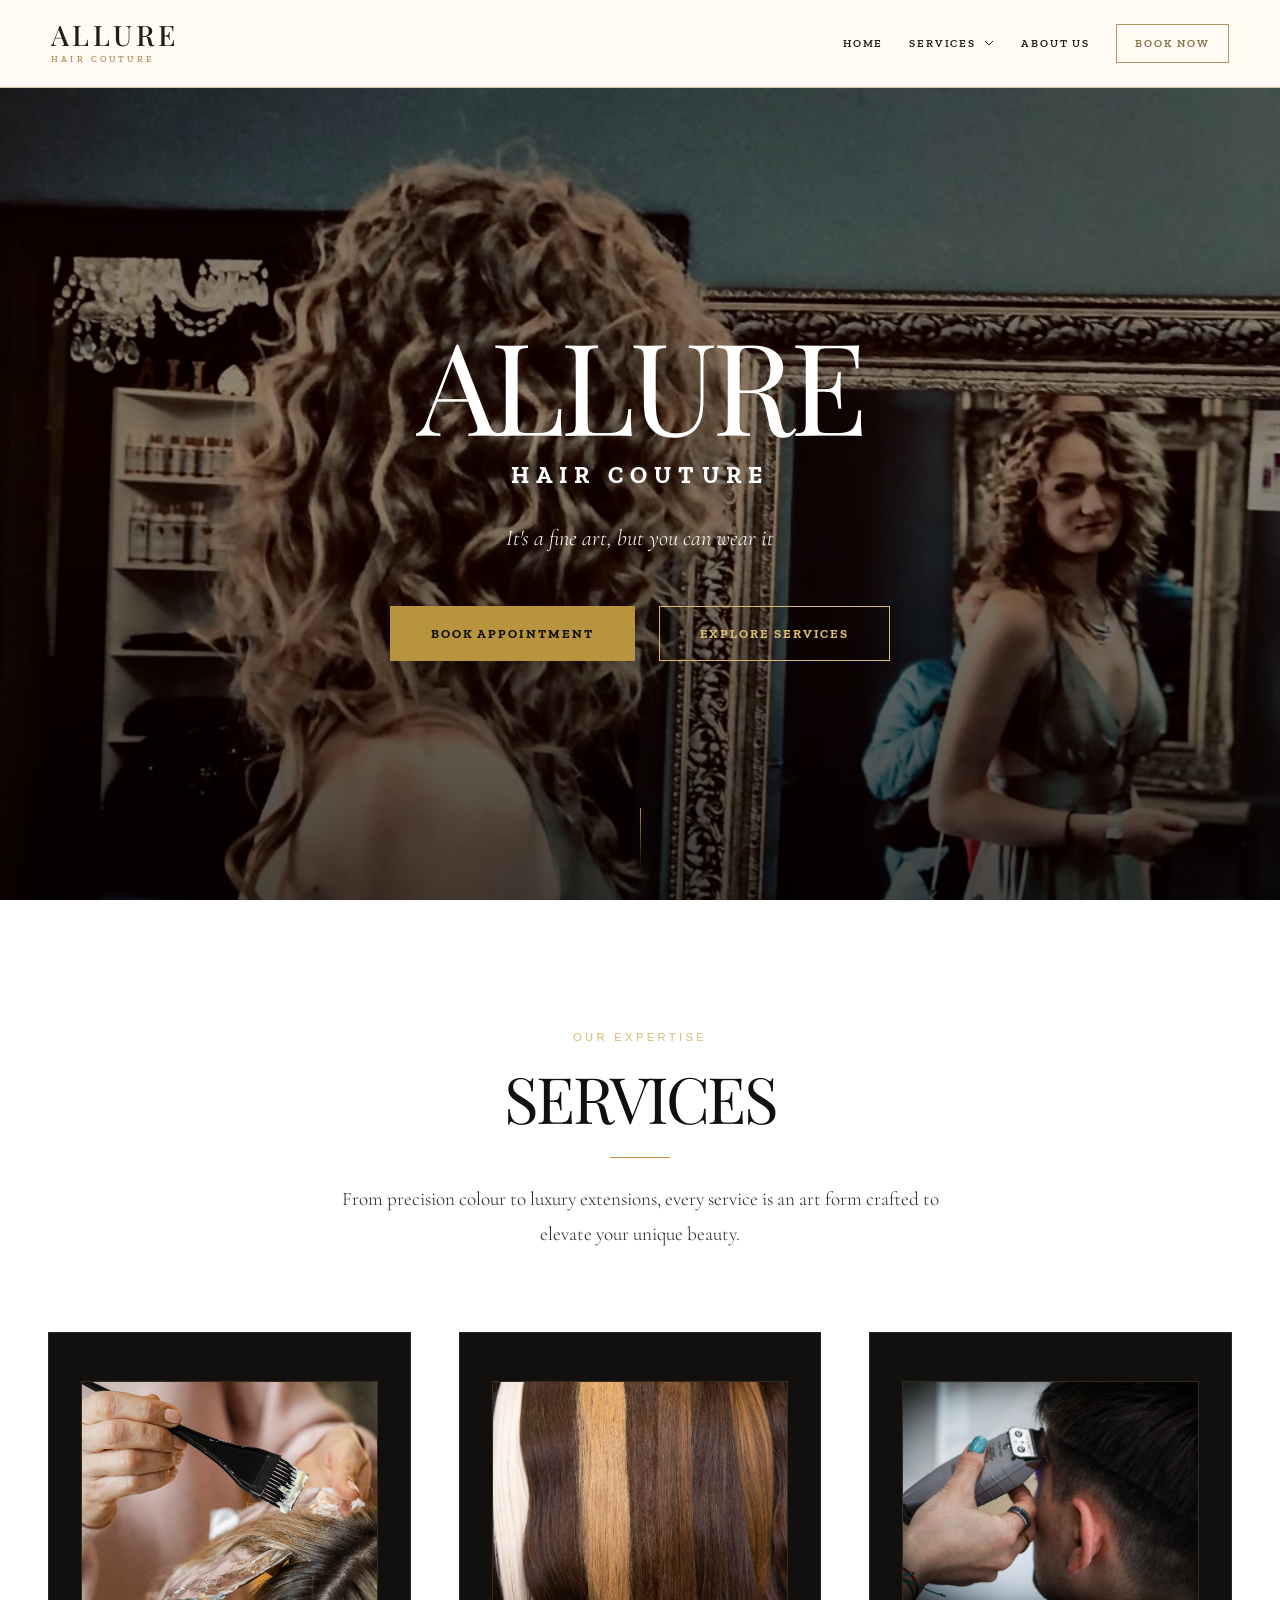
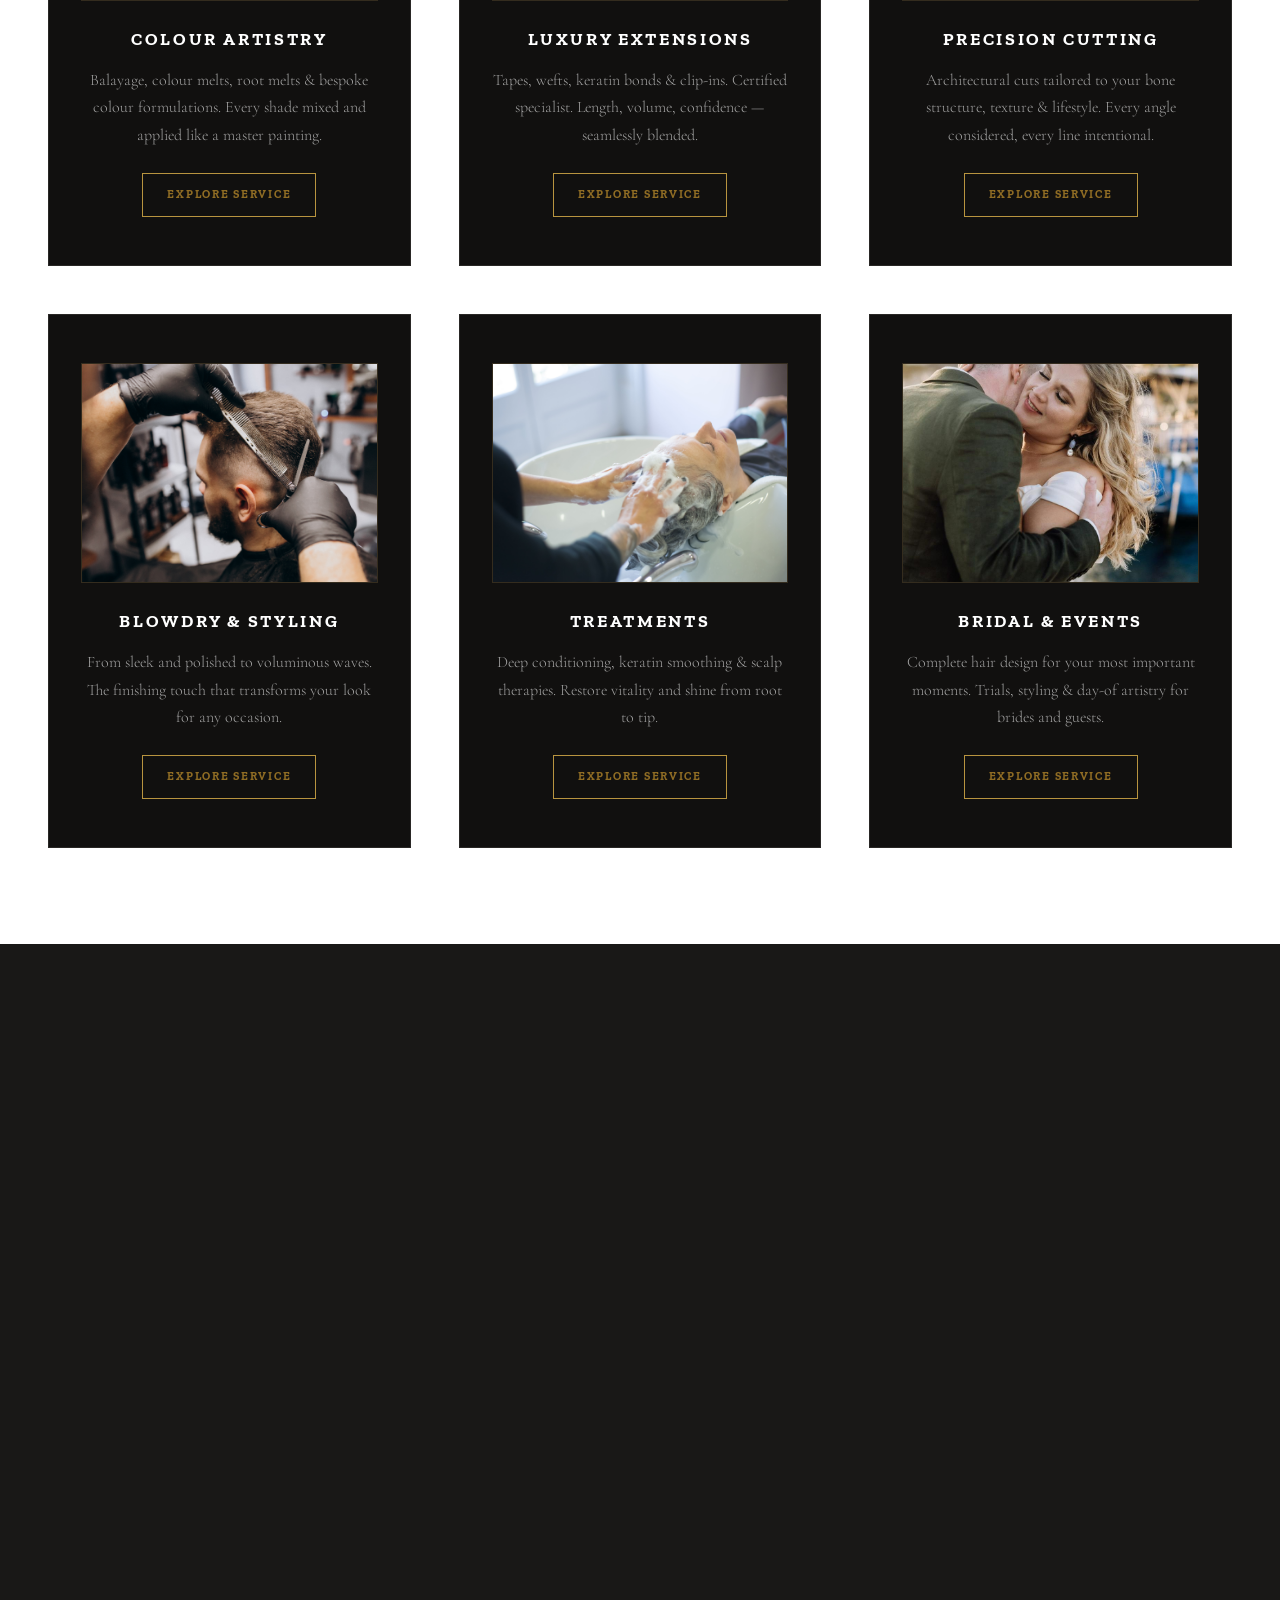
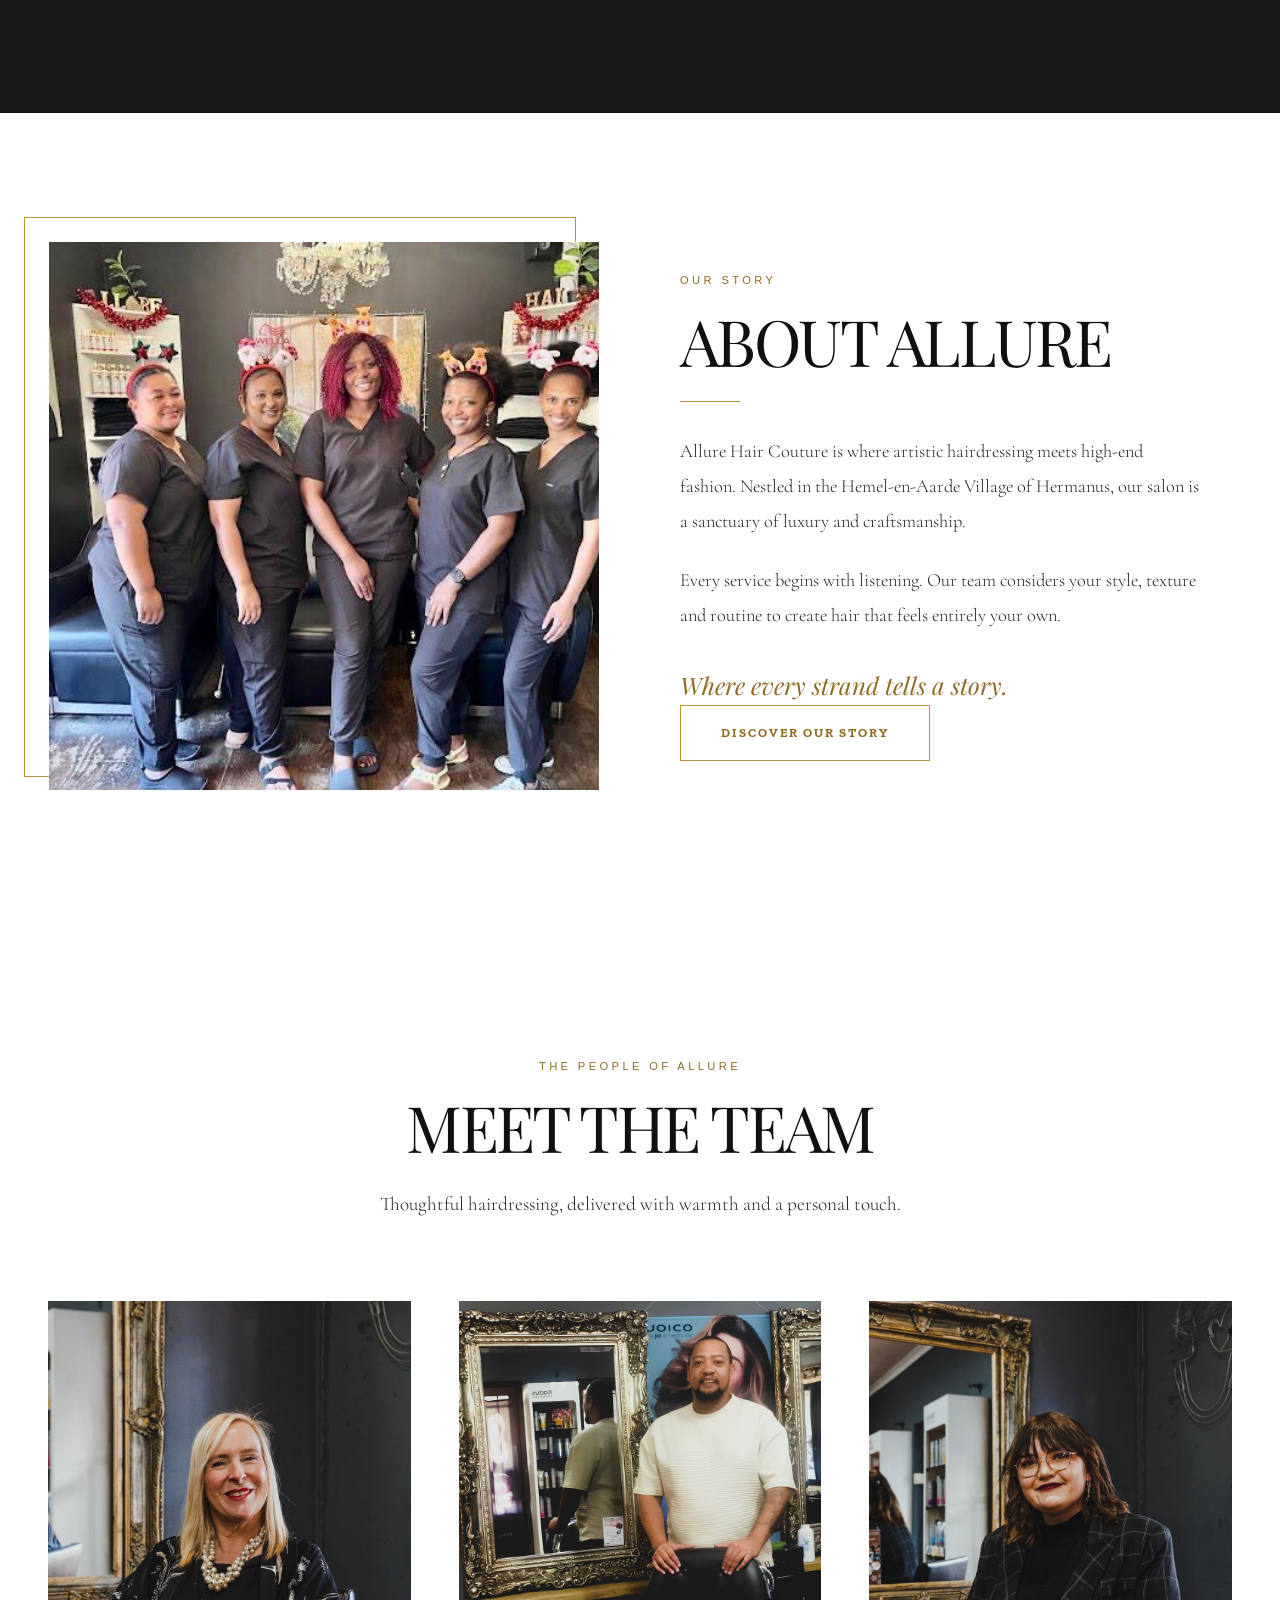
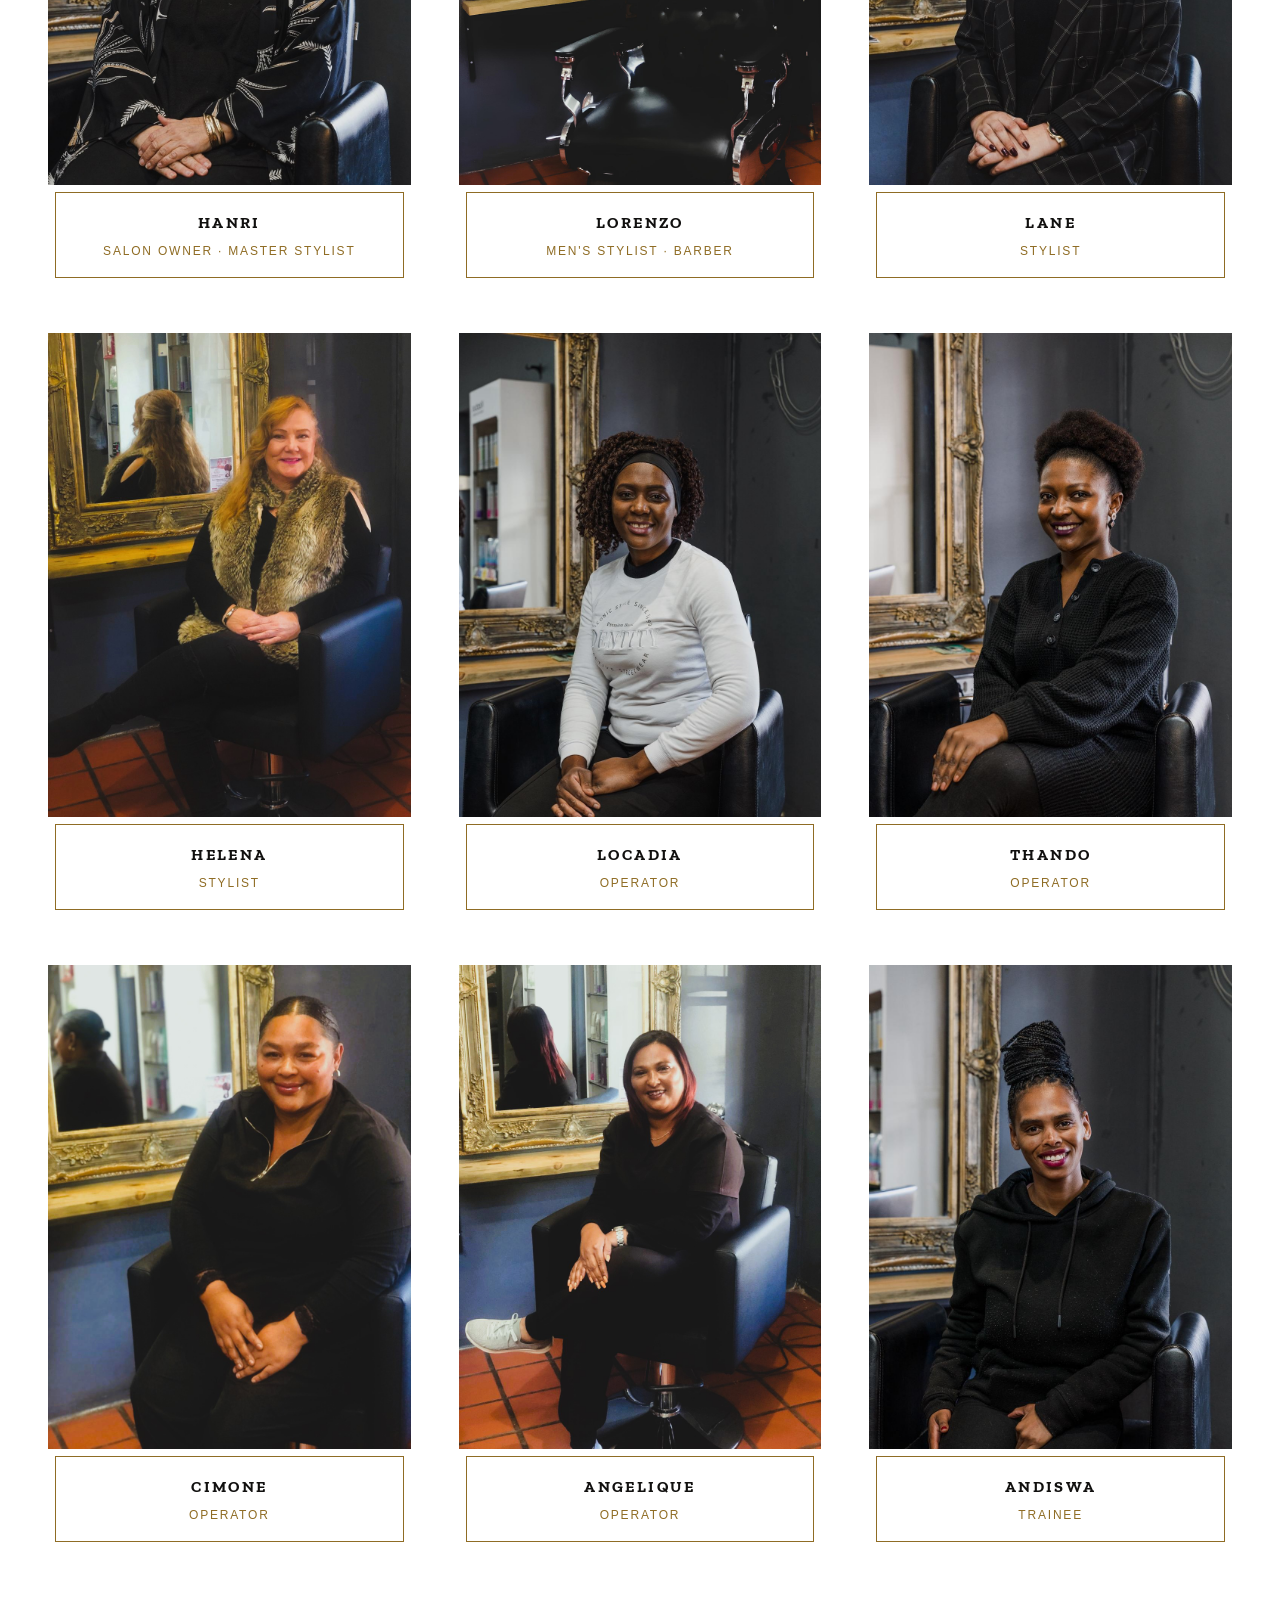
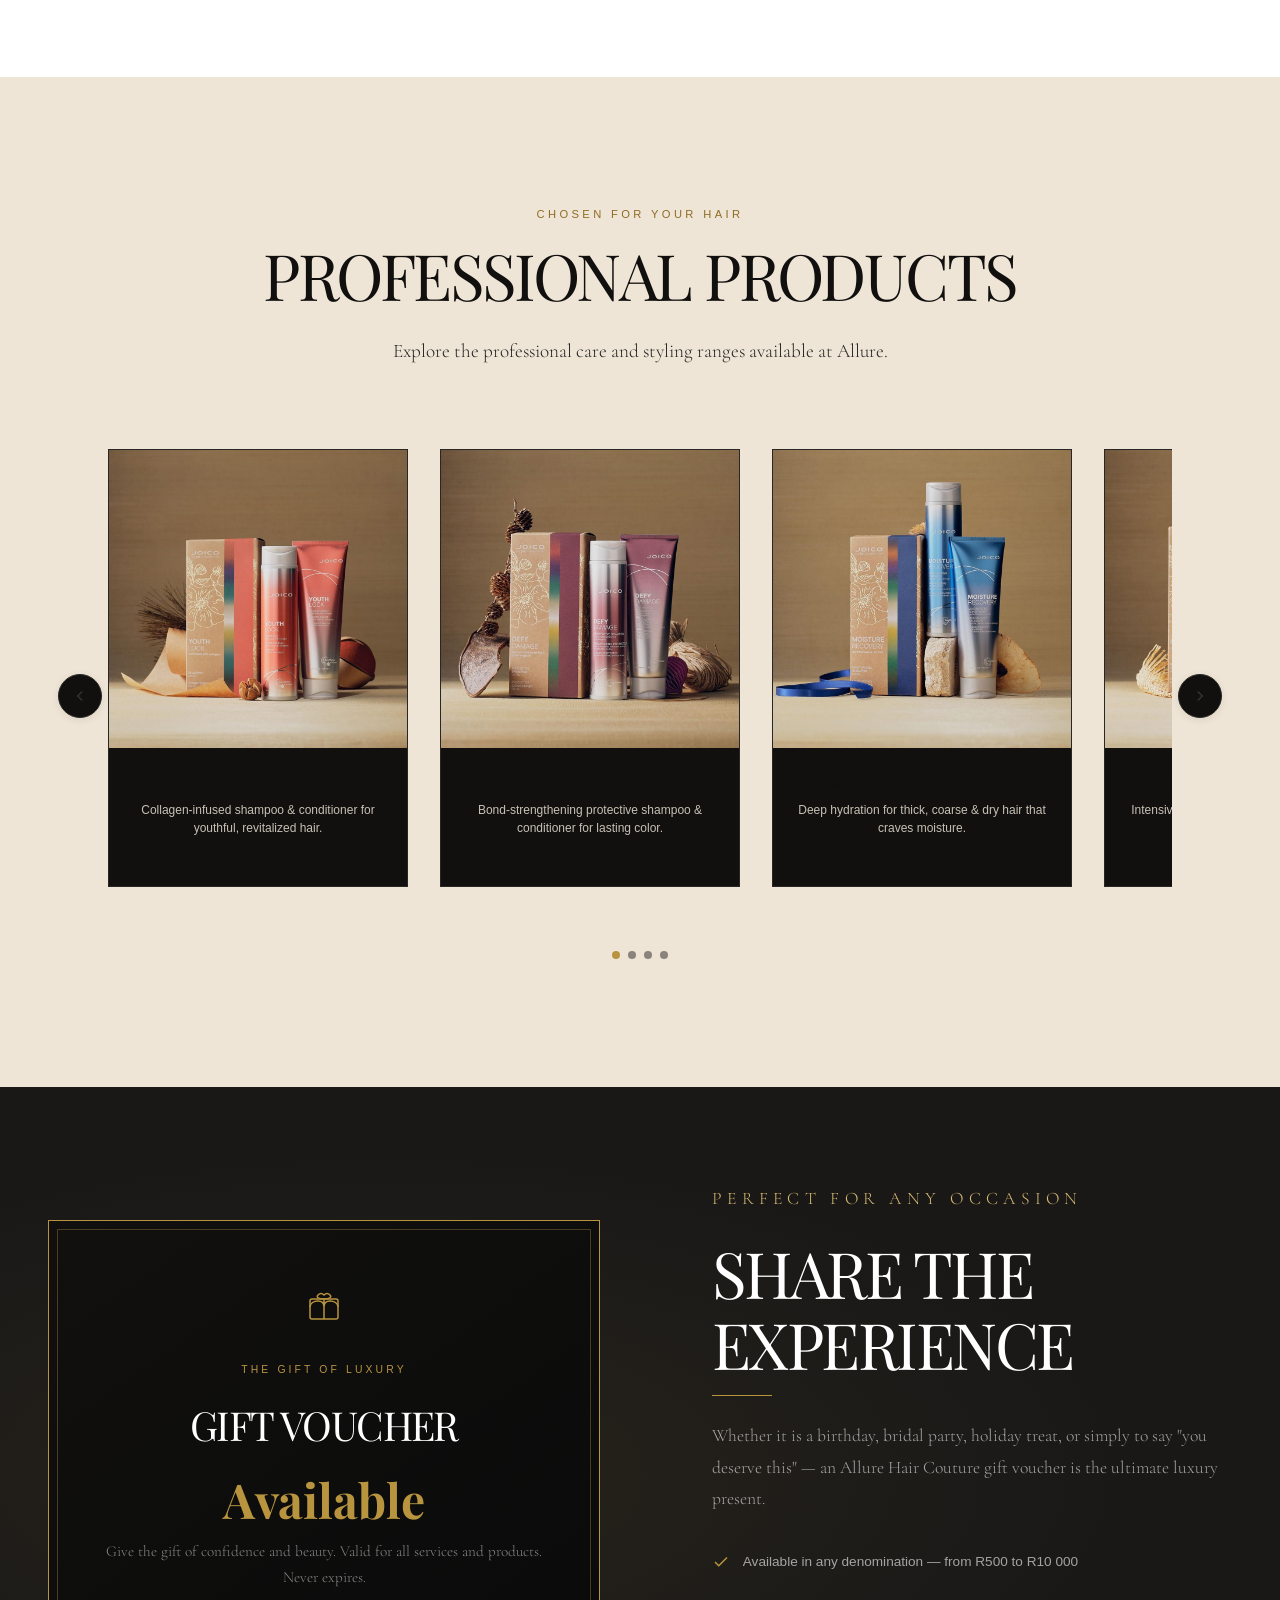
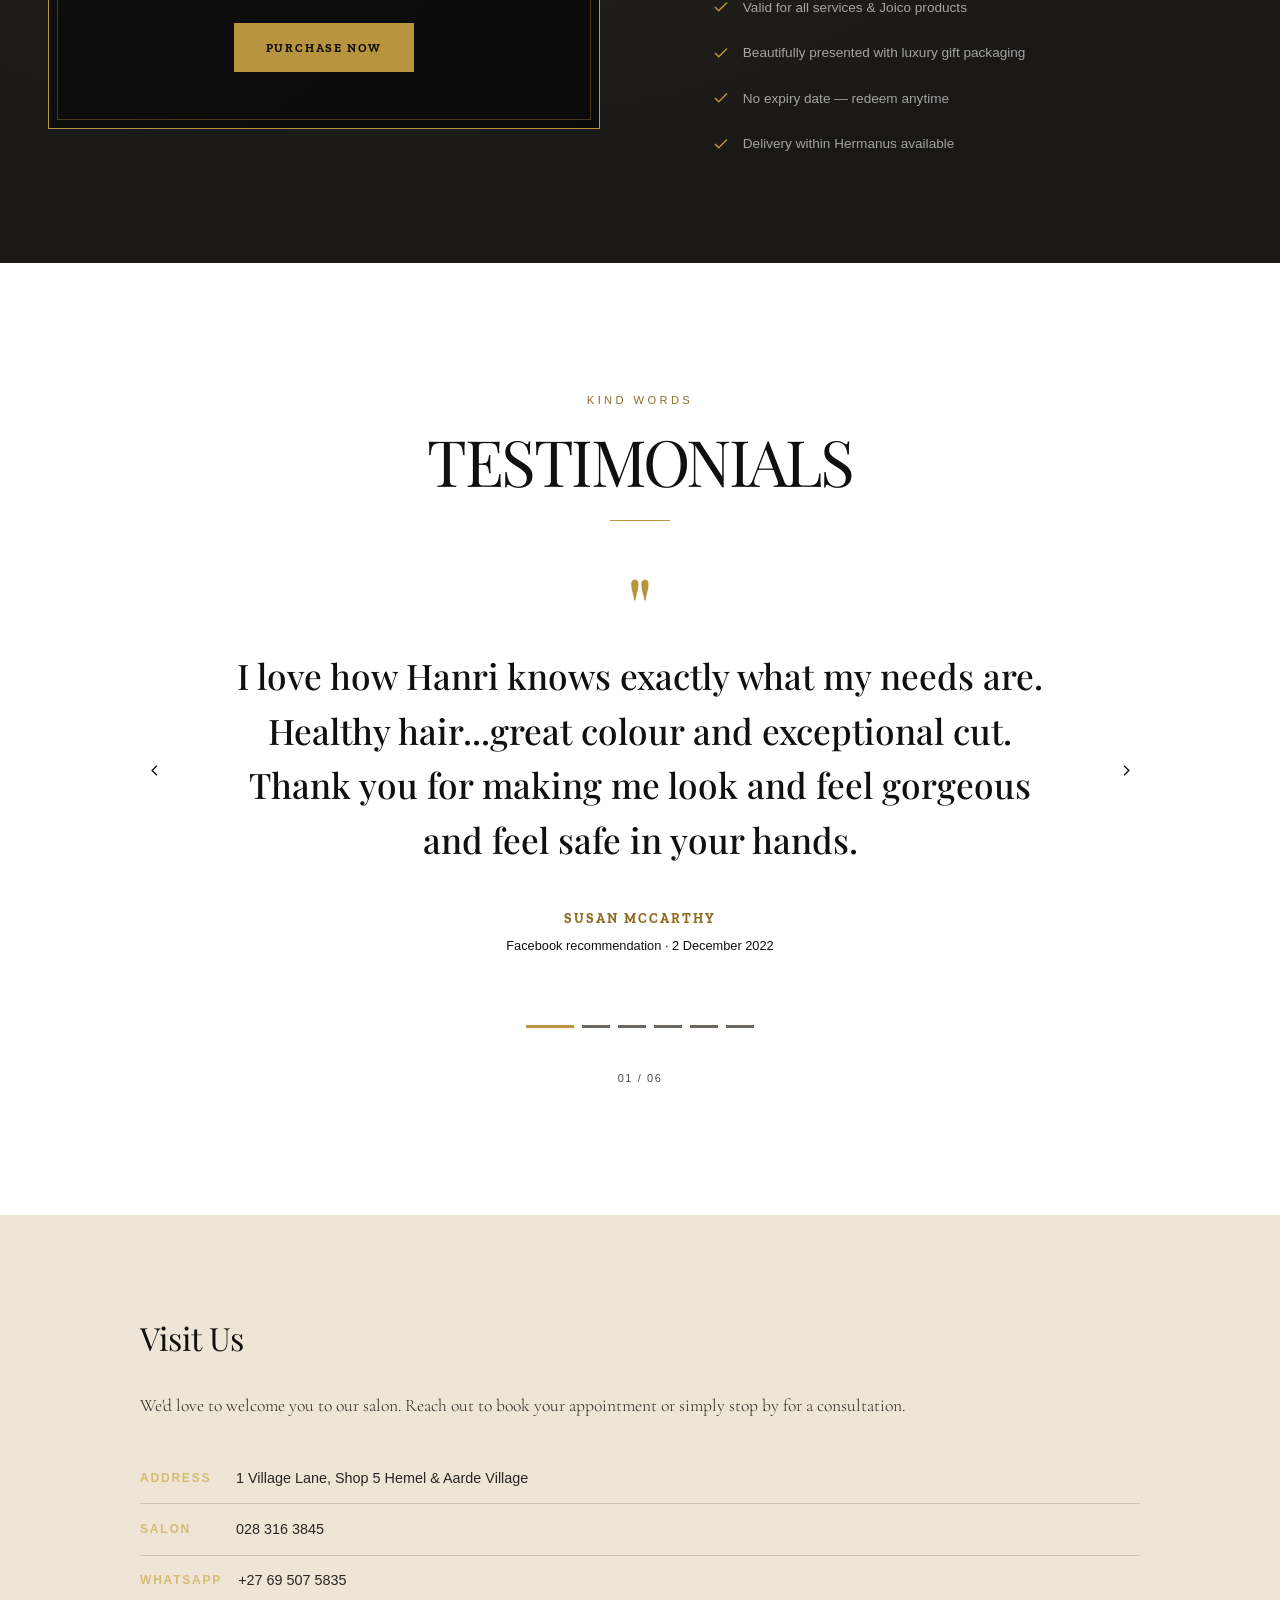
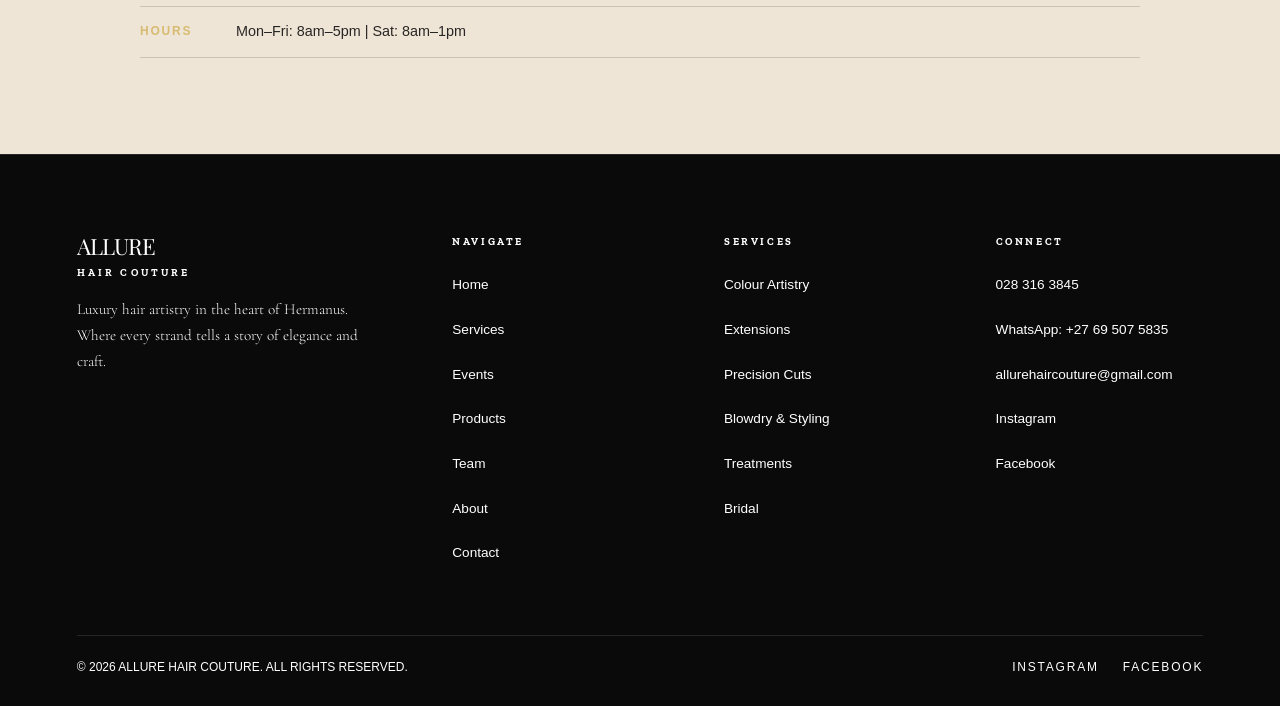
<file: index.html>
<!DOCTYPE html>
<html lang="en">
<head>
  <meta charset="UTF-8">
  <meta name="viewport" content="width=device-width, initial-scale=1.0">
  <title>Allure Hair Couture — Luxury Hair Salon | Hermanus, South Africa</title>
  <meta name="description" content="Allure Hair Couture — where artistic hairdressing meets high-end fashion. Luxury colour, styling, extensions & treatments in Hermanus, South Africa.">
  <link rel="canonical" href="https://allurecouture.vercel.app/">
  <meta property="og:type" content="website">
  <meta property="og:site_name" content="Allure Hair Couture">
  <meta property="og:locale" content="en_ZA">
  <meta property="og:title" content="Allure Hair Couture — Luxury Hair Salon | Hermanus, South Africa">
  <meta property="og:description" content="Allure Hair Couture — where artistic hairdressing meets high-end fashion. Luxury colour, styling, extensions &amp; treatments in Hermanus, South Africa.">
  <meta property="og:url" content="https://allurecouture.vercel.app/">
  <meta property="og:image" content="https://allurecouture.vercel.app/social-share.jpg?v=20260821">
  <meta property="og:image:secure_url" content="https://allurecouture.vercel.app/social-share.jpg?v=20260821">
  <meta property="og:image:type" content="image/jpeg">
  <meta property="og:image:width" content="1200">
  <meta property="og:image:height" content="630">
  <meta property="og:image:alt" content="Allure Hair Couture — luxury hair artistry in Hermanus">
  <meta name="twitter:card" content="summary_large_image">
  <meta name="twitter:title" content="Allure Hair Couture — Luxury Hair Salon | Hermanus, South Africa">
  <meta name="twitter:description" content="Allure Hair Couture — where artistic hairdressing meets high-end fashion. Luxury colour, styling, extensions &amp; treatments in Hermanus, South Africa.">
  <meta name="twitter:image" content="https://allurecouture.vercel.app/social-share.jpg?v=20260821">

  
  <!-- Google Fonts: Playfair Display (Didot substitute) + Zilla Slab (slab serif) + Cormorant Garamond (body) -->
  <link rel="preconnect" href="https://fonts.googleapis.com">
  <link rel="preconnect" href="https://fonts.gstatic.com" crossorigin>
  <link href="https://fonts.googleapis.com/css2?family=Playfair+Display:ital,wght@0,400;0,500;0,600;0,700;1,400&family=Zilla+Slab:wght@400;500;600;700&family=Cormorant+Garamond:wght@300;400;500&display=swap" rel="stylesheet">
  
  <link rel="stylesheet" href="site-navigation.css">
  <style>
    /* ============================================================
       ALLURE HAIR COUTURE — DRAFT 2
       White background luxury aesthetic
       ============================================================ */
    
    :root {
      --white: #ffffff;
      --off-white: #faf8f3;
      --cream: #eee5d6;
      --black: #11100f;
      --near-black: #191817;
      --charcoal: #282624;
      --grey-600: #35322f;
      --grey-400: #514d48;
      --grey-300: #6b6660;
      --grey-200: #89837c;
      --grey-100: #b2aca4;
      --grey-50: #e1dcd4;
      --gold: #b8943f;
      --gold-light: #d7bb72;
      --gold-dark: #8f6c24;
      --gold-muted: rgba(212, 175, 55, 0.2);
      
      --font-primary: 'Playfair Display', 'Bodoni MT', 'Didot', 'Georgia', serif;
      --font-secondary: 'Zilla Slab', 'Rockwell', 'Clarendon', 'Georgia', serif;
      --font-body: 'Cormorant Garamond', 'Georgia', serif;
      --font-ui: 'Helvetica Neue', 'Arial', sans-serif;
      
      --tracking-tight: -0.04em;
      --tracking-normal: 0em;
      --tracking-wide: 0.15em;
      --tracking-wider: 0.3em;
      
      --transition-fast: 150ms ease;
      --transition-base: 300ms ease;
      --transition-slow: 500ms ease;
      --transition-slower: 800ms ease;
    }

    *, *::before, *::after { box-sizing: border-box; margin: 0; padding: 0; }

    html {
      scroll-behavior: smooth;
      -webkit-font-smoothing: antialiased;
      -moz-osx-font-smoothing: grayscale;
    }

    body {
      background-color: var(--white);
      color: var(--black);
      font-family: var(--font-body);
      font-size: 1.1rem;
      line-height: 1.7;
      overflow-x: hidden;
    }

    a { color: inherit; text-decoration: none; }

    /* ── ANNOUNCEMENT BAR ── */
    .announcement-bar {
      background: var(--gold);
      color: #0a0a0a;
      text-align: center;
      font-family: var(--font-secondary);
      font-size: 0.75rem;
      font-weight: 700;
      text-transform: uppercase;
      position: relative;
      z-index: 100;
    }

    /* ── NAVIGATION ── */
    .nav {
      position: fixed;
      top: 0;
      left: 0;
      right: 0;
      z-index: 99;
      display: flex;
      justify-content: space-between;
      align-items: center;
      padding: 1.2rem 3rem;
      background: rgba(10, 10, 10, 0.92);
      backdrop-filter: blur(16px);
      -webkit-backdrop-filter: blur(16px);
      border-bottom: 1px solid #222222;
      transition: padding var(--transition-base), background var(--transition-base);
    }

    .nav.scrolled {
      padding: 0.8rem 3rem;
      background: rgba(10, 10, 10, 0.97);
      box-shadow: 0 1px 20px rgba(0, 0, 0, 0.3);
    }

    .nav-logo {
      font-family: var(--font-primary);
      font-size: 1.4rem;
      font-weight: 400;
      letter-spacing: var(--tracking-tight);
      color: var(--black);
      text-transform: uppercase;
      line-height: 1;
    }

    .nav-logo span {
      display: block;
      font-family: var(--font-secondary);
      font-size: 0.65rem;
      font-weight: 700;
      letter-spacing: var(--tracking-wider);
      color: var(--gold-dark);
      margin-top: 0.2rem;
    }

    .nav-links {
      display: flex;
      gap: 2.5rem;
      list-style: none;
      align-items: center;
    }

    .nav-link {
      font-family: var(--font-ui);
      font-size: 0.8rem;
      font-weight: 400;
      letter-spacing: var(--tracking-wide);
      color: #b0b0b0;
      text-transform: uppercase;
      padding: 0.3rem 0;
      border-bottom: 1px solid transparent;
      transition: all var(--transition-fast);
    }

    .nav-link:hover,
    .nav-link.active {
      color: var(--black);
      border-bottom-color: var(--gold);
    }

    .nav-cta {
      font-family: var(--font-secondary);
      font-size: 0.75rem;
      font-weight: 700;
      letter-spacing: var(--tracking-wide);
      text-transform: uppercase;
      padding: 0.6rem 1.5rem;
      border: 1px solid var(--gold);
      color: var(--gold-dark);
      background: transparent;
      cursor: pointer;
      transition: all var(--transition-base);
    }

    .nav-cta:hover {
      background: var(--gold);
      color: var(--black);
    }

    .nav-toggle {
      display: none;
      background: none;
      border: none;
      cursor: pointer;
      padding: 0.5rem;
      z-index: 101;
      position: relative;
    }

    .nav-toggle span {
      display: block;
      width: 24px;
      height: 2px;
      background: var(--black);
      margin: 5px 0;
      transition: all var(--transition-base);
      border-radius: 1px;
    }

    .nav-toggle.open span:nth-child(1) {
      transform: translateY(7px) rotate(45deg);
    }

    .nav-toggle.open span:nth-child(2) {
      opacity: 0;
      transform: scaleX(0);
    }

    .nav-toggle.open span:nth-child(3) {
      transform: translateY(-7px) rotate(-45deg);
    }

    /* ── HERO SECTION ── */
    .hero {
      min-height: 100vh;
      display: flex;
      flex-direction: column;
      justify-content: center;
      align-items: center;
      text-align: center;
      padding: 10rem 2rem 5rem;
      position: relative;
      overflow: hidden;
      background: #0a0a0a;
    }

    .hero-bg {
      position: absolute;
      inset: 0;
      z-index: 0;
    }

    .hero-bg img {
      width: 100%;
      height: 100%;
      object-fit: cover;
      object-position: center 20%;
      filter: brightness(0.95) contrast(1.05);
    }

    .hero-bg::after {
      content: '';
      position: absolute;
      inset: 0;
      background: linear-gradient(
        to bottom,
        rgba(0, 0, 0, 0.5) 0%,
        rgba(0, 0, 0, 0.4) 50%,
        rgba(0, 0, 0, 0.7) 100%
      );
    }

    .hero-content {
      position: relative;
      z-index: 1;
      max-width: 900px;
      animation: fadeInUp 1.2s ease-out;
    }

    .hero-crest {
      margin-bottom: 2rem;
      opacity: 0;
      animation: fadeIn 1s ease-out 0.3s forwards;
    }

    .hero-crest svg {
      width: 140px;
      height: auto;
      margin: 0 auto;
    }

    .hero-title {
      font-family: var(--font-primary);
      font-size: clamp(3.5rem, 10vw, 8rem);
      font-weight: 400;
      letter-spacing: var(--tracking-tight);
      line-height: 1.0;
      color: var(--white);
      text-transform: uppercase;
      margin-bottom: 0.5rem;
      opacity: 0;
      animation: fadeInUp 1s ease-out 0.5s forwards;
    }

    .hero-subtitle {
      font-family: var(--font-secondary);
      font-size: clamp(1rem, 2.5vw, 1.5rem);
      font-weight: 700;
      letter-spacing: var(--tracking-wider);
      color: var(--white);
      text-transform: uppercase;
      margin-bottom: 1.5rem;
      opacity: 0;
      animation: fadeInUp 1s ease-out 0.7s forwards;
    }

    .hero-tagline {
      font-family: var(--font-body);
      font-size: clamp(1.1rem, 2vw, 1.4rem);
      font-weight: 300;
      font-style: italic;
      color: var(--white);
      margin-bottom: 3rem;
      opacity: 0;
      animation: fadeInUp 1s ease-out 0.9s forwards;
    }

    .hero-ctas .btn:not(.btn-filled) {
      border-color: var(--gold-light);
      color: var(--gold-light);
      background: transparent;
    }

    .hero-ctas .btn:not(.btn-filled):hover {
      background: var(--gold-light);
      border-color: var(--gold-light);
      color: var(--black);
    }

    .hero-ctas .btn-filled {
      background: var(--gold);
      border-color: var(--gold);
      color: var(--black);
    }

    .hero-ctas .btn-filled:hover {
      background: var(--gold-light);
      border-color: var(--gold-light);
    }

    .hero-ctas {
      display: flex;
      gap: 1.5rem;
      justify-content: center;
      flex-wrap: wrap;
      opacity: 0;
      animation: fadeInUp 1s ease-out 1.1s forwards;
    }

    .btn {
      display: inline-block;
      font-family: var(--font-secondary);
      font-size: 0.8rem;
      font-weight: 700;
      letter-spacing: var(--tracking-wide);
      text-transform: uppercase;
      padding: 1rem 2.5rem;
      border: 1px solid var(--black);
      background: transparent;
      color: var(--black);
      cursor: pointer;
      text-decoration: none;
      transition: all var(--transition-base);
      position: relative;
      overflow: hidden;
    }

    .btn:hover {
      background: var(--paper-deep);
      color: var(--text);
    }

    .btn-gold {
      border-color: var(--gold);
      color: var(--gold-dark);
    }

    .btn-gold:hover {
      background: var(--gold);
      color: var(--black);
    }

    .btn-filled {
      background: var(--gold);
      border-color: var(--gold);
      color: var(--black);
    }

    .btn-filled:hover {
      background: var(--gold-dark);
      border-color: var(--gold-dark);
    }

    .hero-scroll {
      position: absolute;
      bottom: 2rem;
      left: 50%;
      transform: translateX(-50%);
      z-index: 1;
      opacity: 0;
      animation: fadeIn 1s ease-out 1.5s forwards;
    }

    .hero-scroll span {
      display: block;
      width: 1px;
      height: 60px;
      background: linear-gradient(to bottom, var(--gold), transparent);
      margin: 0 auto;
      animation: scrollPulse 2s ease-in-out infinite;
    }

    /* ── SECTIONS ── */
    .section {
      padding: 8rem 3rem;
      max-width: 1400px;
      margin: 0 auto;
    }

    .section-header {
      text-align: center;
      margin-bottom: 5rem;
    }

    .section-label {
      font-family: var(--font-ui);
      font-size: 0.7rem;
      font-weight: 400;
      letter-spacing: var(--tracking-wider);
      text-transform: uppercase;
      color: var(--gold-dark);
      margin-bottom: 1rem;
    }

    .section-title {
      font-family: var(--font-primary);
      font-size: clamp(2.5rem, 5vw, 4rem);
      font-weight: 400;
      letter-spacing: var(--tracking-tight);
      line-height: 1.1;
      color: var(--black);
      text-transform: uppercase;
    }

    .section-divider {
      width: 60px;
      height: 1px;
      background: var(--gold);
      margin: 1.5rem auto 0;
    }

    .section-intro {
      font-family: var(--font-body);
      font-size: 1.2rem;
      font-weight: 300;
      color: var(--charcoal);
      max-width: 600px;
      margin: 1.5rem auto 0;
      line-height: 1.8;
    }

    /* ── SERVICES SECTION ── */
    .services-section {
      background: var(--white);
      padding: 8rem 3rem 6rem;
    }

    .services-section .section-label {
      color: var(--gold-light);
    }

    .services-section .section-title {
      color: var(--black);
    }

    .services-section .section-intro {
      color: var(--charcoal);
    }

    .services-grid {
      display: grid;
      grid-template-columns: repeat(3, 1fr);
      gap: 3rem;
      max-width: 1400px;
      margin: 0 auto;
    }

    .service-card {
      background: #11100f;
      border: 1px solid #292725;
      padding: 3rem 2rem;
      text-align: center;
      transition: all var(--transition-base);
      position: relative;
      overflow: hidden;
    }

    .service-card::before {
      content: '';
      position: absolute;
      top: 0;
      left: 0;
      right: 0;
      height: 2px;
      background: var(--gold);
      transform: scaleX(0);
      transition: transform var(--transition-base);
    }

    .service-card:hover {
      border-color: var(--grey-200);
      transform: translateY(-4px);
      box-shadow: 0 8px 30px rgba(0, 0, 0, 0.06);
    }

    .service-card:hover::before {
      transform: scaleX(1);
    }

    .service-btn {
      display: inline-block;
      font-family: var(--font-secondary);
      font-size: 0.72rem;
      font-weight: 700;
      letter-spacing: var(--tracking-wide);
      text-transform: uppercase;
      padding: 0.7rem 1.5rem;
      margin-top: 1.5rem;
      border: 1px solid var(--gold);
      color: var(--gold-dark);
      background: transparent;
      cursor: pointer;
      transition: all var(--transition-base);
      text-decoration: none;
    }

    .service-btn:hover {
      background: var(--gold);
      color: var(--black);
    }

    .service-visual {
      position: relative;
      width: 100%;
      height: 220px;
      margin: 0 auto 1.5rem;
      overflow: hidden;
      border: 1px solid rgba(204, 171, 103, 0.2);
      background: #0e0d0d;
    }

    .service-image {
      display: block;
      width: 100%;
      height: 100%;
      object-fit: cover;
      object-position: center;
      transition: transform var(--transition-base), filter var(--transition-base);
    }

    .service-card:hover .service-image {
      transform: scale(1.04);
      filter: saturate(1.08) contrast(1.04);
    }

    .service-title {
      font-family: var(--font-secondary);
      font-size: 1.1rem;
      font-weight: 700;
      letter-spacing: var(--tracking-wide);
      text-transform: uppercase;
      color: var(--white);
      margin-bottom: 0.8rem;
    }

    .service-desc {
      font-family: var(--font-body);
      font-size: 1rem;
      font-weight: 300;
      color: rgba(255, 255, 255, 0.6);
      line-height: 1.7;
    }

    /* ── PRODUCTS SECTION ── */
    .products-section {
      padding: 8rem 3rem;
      background: var(--cream);
      overflow: hidden;
    }

    .products-section .section-header {
      text-align: center;
      margin-bottom: 4rem;
    }

    .products-carousel-container {
      position: relative;
      max-width: 1400px;
      margin: 0 auto;
      padding: 0 60px;
    }

    .products-carousel {
      display: flex;
      gap: 2rem;
      overflow-x: auto;
      scroll-snap-type: x mandatory;
      scroll-behavior: smooth;
      -ms-overflow-style: none;
      scrollbar-width: none;
      padding: 1rem 0 2rem;
    }

    .products-carousel::-webkit-scrollbar {
      display: none;
    }

    .product-card {
      flex: 0 0 auto;
      width: 300px;
      background: #11100f;
      border: 1px solid #292725;
      overflow: hidden;
      transition: all var(--transition-base);
      scroll-snap-align: start;
    }

    .product-card:hover {
      transform: translateY(-4px);
      box-shadow: 0 12px 40px rgba(0, 0, 0, 0.08);
      border-color: var(--grey-200);
    }

    .product-image {
      width: 100%;
      aspect-ratio: 1/1;
      overflow: hidden;
      position: relative;
    }

    .product-image img {
      width: 100%;
      height: 100%;
      object-fit: cover;
      transition: transform var(--transition-slower);
    }

    .product-card:hover .product-image img {
      transform: scale(1.05);
    }

    .product-info {
      padding: 1.5rem 1.25rem;
      text-align: center;
    }

    .product-name {
      font-family: var(--font-secondary);
      font-size: 0.9rem;
      font-weight: 700;
      letter-spacing: var(--tracking-wide);
      text-transform: uppercase;
      color: var(--black);
      margin-bottom: 0.3rem;
    }

    .product-desc {
      font-family: var(--font-ui);
      font-size: 0.75rem;
      font-weight: 400;
      color: #c8c0b4;
      line-height: 1.5;
    }


    .promo-countdown { display: flex; gap: 0.6rem; align-items: center; }

    .promo-countdown-item { text-align: center; }

    .promo-countdown-value {
      font-family: var(--font-primary);
      font-size: 1rem;
      font-weight: 700;
      line-height: 1;
      display: block;
    }

    .promo-countdown-label {
      font-family: var(--font-ui);
      font-size: 0.55rem;
      text-transform: uppercase;
      letter-spacing: 0.1em;
      opacity: 0.8;
      display: block;
      margin-top: 0.15rem;
    }

    /* ── BOOKING WIDGET ── */
    .booking-widget-section {
      background: var(--white);
      padding: 4rem 3rem;
      border-top: 1px solid #222222;
    }

    .booking-widget-grid {
      display: grid;
      grid-template-columns: 1fr 1fr;
      gap: 4rem;
      max-width: 1200px;
      margin: 0 auto;
      align-items: start;
    }

    .booking-info { padding-right: 2rem; }

    .booking-info .section-label { text-align: left; }

    .booking-info .section-title { text-align: left; margin-bottom: 1rem; }

    .booking-info .section-divider { margin: 0 0 1.5rem; }

    .booking-info p {
      font-family: var(--font-body);
      font-size: 1.1rem;
      font-weight: 300;
      color: var(--charcoal);
      line-height: 1.8;
      margin-bottom: 1.5rem;
    }

    .booking-features { list-style: none; margin-top: 2rem; }

    .booking-features li {
      font-family: var(--font-ui);
      font-size: 0.85rem;
      color: var(--charcoal);
      padding: 0.6rem 0;
      display: flex;
      align-items: center;
      gap: 0.8rem;
      border-bottom: 1px solid var(--grey-100);
    }

    .booking-features li svg {
      width: 18px;
      height: 18px;
      stroke: var(--gold);
      fill: none;
      stroke-width: 2;
      flex-shrink: 0;
    }

    .booking-field {
      margin-bottom: 1.2rem;
    }

    .booking-label {
      display: block;
      font-family: var(--font-secondary);
      font-size: 0.75rem;
      font-weight: 700;
      letter-spacing: var(--tracking-wide);
      text-transform: uppercase;
      color: var(--white);
      margin-bottom: 0.5rem;
    }

    .booking-select-wrap {
      position: relative;
    }

    .booking-select {
      width: 100%;
      padding: 0.9rem 2.5rem 0.9rem 1rem;
      font-family: var(--font-body);
      font-size: 1rem;
      font-weight: 300;
      color: var(--white);
      background: #11100f;
      border: 1px solid #292725;
      appearance: none;
      -webkit-appearance: none;
      cursor: pointer;
      transition: border-color var(--transition-fast);
    }

    .booking-select:focus {
      outline: none;
      border-color: var(--gold);
    }

    .booking-select-wrap::after {
      content: '';
      position: absolute;
      right: 1rem;
      top: 50%;
      transform: translateY(-50%);
      width: 0;
      height: 0;
      border-left: 5px solid transparent;
      border-right: 5px solid transparent;
      border-top: 5px solid var(--gold);
      pointer-events: none;
    }

    .booking-widget {
      background: var(--paper-soft);
      border: 1px solid var(--line);
      padding: 2.5rem;
      position: relative;
    }

    .booking-widget::before {
      content: '';
      position: absolute;
      top: 0;
      left: 0;
      right: 0;
      height: 3px;
      background: var(--gold);
    }

    .booking-widget-title {
      font-family: var(--font-secondary);
      font-size: 1rem;
      font-weight: 700;
      letter-spacing: var(--tracking-wide);
      text-transform: uppercase;
      color: var(--text);
      margin-bottom: 1.5rem;
      text-align: center;
    }

    .booking-calendar { margin-bottom: 1.5rem; }

    .calendar-header {
      display: flex;
      justify-content: space-between;
      align-items: center;
      margin-bottom: 1rem;
    }

    .calendar-nav {
      width: 32px;
      height: 32px;
      border-radius: 50%;
      border: 1px solid var(--grey-200);
      background: #11100f;
      cursor: pointer;
      display: flex;
      align-items: center;
      justify-content: center;
      transition: all var(--transition-fast);
    }

    .calendar-nav:hover { border-color: var(--gold); background: var(--gold-muted); }

    .calendar-nav svg {
      width: 14px;
      height: 14px;
      stroke: #b2aca4;
      fill: none;
      stroke-width: 2;
    }

    .calendar-month {
      font-family: var(--font-secondary);
      font-size: 0.85rem;
      font-weight: 700;
      letter-spacing: var(--tracking-wide);
      text-transform: uppercase;
      color: var(--white);
    }

    .calendar-grid {
      display: grid;
      grid-template-columns: repeat(7, 1fr);
      gap: 0.3rem;
      text-align: center;
    }

    .calendar-day-name {
      font-family: var(--font-ui);
      font-size: 0.6rem;
      text-transform: uppercase;
      letter-spacing: 0.1em;
      color: #b2aca4;
      padding: 0.3rem 0;
    }

    .calendar-day {
      font-family: var(--font-body);
      font-size: 0.85rem;
      color: var(--white);
      padding: 0.5rem;
      border-radius: 50%;
      cursor: pointer;
      transition: all var(--transition-fast);
      aspect-ratio: 1/1;
      display: flex;
      align-items: center;
      justify-content: center;
    }

    .calendar-day:hover:not(.disabled):not(.empty) {
      background: var(--gold-muted);
      color: var(--gold-dark);
    }

    .calendar-day.selected {
      background: var(--gold);
      color: var(--black);
      font-weight: 600;
    }

    .calendar-day.disabled { color: var(--grey-200); cursor: not-allowed; pointer-events: none; }
    .calendar-day.empty { pointer-events: none; }
    .calendar-day.today { border: 1px solid var(--gold); }

    .booking-timeslots { margin-bottom: 1.5rem; }

    .booking-timeslots-label {
      font-family: var(--font-ui);
      font-size: 0.7rem;
      text-transform: uppercase;
      letter-spacing: var(--tracking-wide);
      color: #b2aca4;
      margin-bottom: 0.8rem;
    }

    .timeslots-grid { display: grid; grid-template-columns: repeat(3, 1fr); gap: 0.5rem; }

    .timeslot {
      font-family: var(--font-ui);
      font-size: 0.75rem;
      padding: 0.5rem;
      border: 1px solid var(--grey-200);
      background: #11100f;
      color: #b2aca4;
      cursor: pointer;
      text-align: center;
      transition: all var(--transition-fast);
      border-radius: 2px;
    }

    .timeslot:hover:not(.unavailable) { border-color: var(--gold); color: var(--gold-dark); }
    .timeslot.selected { background: var(--gold); border-color: var(--gold); color: var(--black); }
    .timeslot.unavailable { background: var(--grey-50); color: var(--grey-200); cursor: not-allowed; text-decoration: line-through; pointer-events: none; }

    .booking-selected {
      background: #11100f;
      border: 1px solid var(--grey-100);
      padding: 1rem;
      margin-bottom: 1.5rem;
      text-align: center;
    }

    .booking-selected-label {
      font-family: var(--font-ui);
      font-size: 0.65rem;
      text-transform: uppercase;
      letter-spacing: var(--tracking-wide);
      color: #b2aca4;
      margin-bottom: 0.3rem;
    }

    .booking-selected-value {
      font-family: var(--font-secondary);
      font-size: 0.9rem;
      font-weight: 600;
      color: var(--white);
    }

    .booking-confirm-btn {
      width: 100%;
      font-family: var(--font-secondary);
      font-size: 0.8rem;
      font-weight: 700;
      letter-spacing: var(--tracking-wide);
      text-transform: uppercase;
      padding: 1rem;
      background: var(--gold);
      color: var(--black);
      border: none;
      cursor: pointer;
      transition: all var(--transition-base);
    }

    .booking-confirm-btn:hover { background: var(--gold-dark); }
    .booking-confirm-btn:disabled { background: var(--grey-200); cursor: not-allowed; }
    .booking-note { margin-top: 0.9rem; color: var(--white); font-size: 0.86rem; line-height: 1.5; }

    /* ── GIFT VOUCHER SECTION ── */
    .gift-voucher-section {
      background: var(--near-black);
      padding: 6rem 3rem;
      position: relative;
      overflow: hidden;
    }

    .gift-voucher-section::before {
      content: '';
      position: absolute;
      inset: 0;
      background: radial-gradient(ellipse at 30% 50%, rgba(201, 168, 76, 0.08) 0%, transparent 60%);
      pointer-events: none;
    }

    .gift-voucher-grid {
      display: grid;
      grid-template-columns: 1fr 1fr;
      gap: 5rem;
      max-width: 1200px;
      margin: 0 auto;
      align-items: center;
    }

    .gift-voucher-card {
      position: relative;
      background: linear-gradient(145deg, #11100f 0%, #0a0a0a 100%);
      border: 1px solid var(--gold);
      padding: 3.5rem;
      text-align: center;
    }

    .gift-voucher-card::before {
      content: '';
      position: absolute;
      inset: 8px;
      border: 1px solid rgba(201, 168, 76, 0.3);
      pointer-events: none;
    }

    .gift-voucher-icon {
      width: 60px;
      height: 60px;
      margin: 0 auto 1.5rem;
      display: flex;
      align-items: center;
      justify-content: center;
    }

    .gift-voucher-icon svg { width: 40px; height: 40px; stroke: var(--gold); fill: none; stroke-width: 1.5; }

    .gift-voucher-label {
      font-family: var(--font-ui);
      font-size: 0.65rem;
      font-weight: 400;
      letter-spacing: var(--tracking-wider);
      text-transform: uppercase;
      color: var(--gold);
      margin-bottom: 0.8rem;
    }

    .gift-voucher-title {
      font-family: var(--font-primary);
      font-size: 2.5rem;
      font-weight: 400;
      letter-spacing: var(--tracking-tight);
      color: var(--white);
      text-transform: uppercase;
      margin-bottom: 1rem;
    }

    .gift-voucher-amount {
      font-family: var(--font-primary);
      font-size: 3rem;
      font-weight: 700;
      color: var(--gold);
      line-height: 1;
      margin-bottom: 1rem;
    }

    .gift-voucher-desc {
      font-family: var(--font-body);
      font-size: 0.95rem;
      font-weight: 300;
      color: rgba(255, 255, 255, 0.5);
      line-height: 1.7;
      margin-bottom: 2rem;
    }

    .gift-voucher-btn {
      display: inline-block;
      font-family: var(--font-secondary);
      font-size: 0.75rem;
      font-weight: 700;
      letter-spacing: var(--tracking-wide);
      text-transform: uppercase;
      padding: 0.9rem 2rem;
      background: var(--gold);
      color: var(--black);
      border: none;
      cursor: pointer;
      transition: all var(--transition-base);
      text-decoration: none;
    }

    .gift-voucher-btn:hover { background: var(--gold-light); transform: translateY(-2px); }

    .gift-voucher-info { padding-left: 2rem; }

    .gift-voucher-info .section-label { color: var(--gold-light); text-align: left; }
    .gift-voucher-info .section-title { color: var(--white); text-align: left; margin-bottom: 1rem; }
    .gift-voucher-info .section-divider { margin: 0 0 1.5rem; }

    .gift-voucher-info p {
      font-family: var(--font-body);
      font-size: 1.1rem;
      font-weight: 300;
      color: rgba(255, 255, 255, 0.6);
      line-height: 1.8;
      margin-bottom: 1.5rem;
    }

    .gift-voucher-benefits { list-style: none; }

    .gift-voucher-benefits li {
      font-family: var(--font-ui);
      font-size: 0.85rem;
      color: rgba(255, 255, 255, 0.6);
      padding: 0.7rem 0;
      display: flex;
      align-items: center;
      gap: 0.8rem;
    }

    .gift-voucher-benefits li svg {
      width: 18px;
      height: 18px;
      stroke: var(--gold);
      fill: none;
      stroke-width: 2;
      flex-shrink: 0;
    }

    /* ── RESPONSIVE ADDITIONS ── */
    @media (max-width: 1024px) {
      .booking-widget-grid { grid-template-columns: 1fr; gap: 3rem; }
      .gift-voucher-grid { grid-template-columns: 1fr; gap: 3rem; }
    }

    @media (max-width: 768px) {
      .booking-widget-section { padding: 3rem 1.5rem; }
      .gift-voucher-section { padding: 4rem 1.5rem; }
      .gift-voucher-card { padding: 2.5rem 1.5rem; }
      .gift-voucher-title { font-size: 1.8rem; }
      .gift-voucher-amount { font-size: 2.2rem; }
      .timeslots-grid { grid-template-columns: repeat(2, 1fr); }
    }
    .carousel-nav {
      position: absolute;
      top: 50%;
      transform: translateY(-50%);
      z-index: 10;
      width: 44px;
      height: 44px;
      border-radius: 50%;
      background: #11100f;
      border: 1px solid #292725;
      cursor: pointer;
      display: flex;
      align-items: center;
      justify-content: center;
      transition: all var(--transition-base);
      box-shadow: 0 2px 8px rgba(0, 0, 0, 0.08);
    }

    .carousel-nav:hover {
      background: var(--gold);
      border-color: var(--gold);
      box-shadow: 0 4px 12px rgba(201, 168, 76, 0.25);
    }

    .carousel-nav:hover svg {
      stroke: var(--black);
    }

    .carousel-nav svg {
      width: 18px;
      height: 18px;
      stroke: var(--grey-600);
      fill: none;
      stroke-width: 2;
      transition: stroke var(--transition-fast);
    }

    .carousel-prev {
      left: 10px;
    }

    .carousel-next {
      right: 10px;
    }

    .carousel-dots {
      display: flex;
      justify-content: center;
      gap: 0.5rem;
      margin-top: 2rem;
    }

    .carousel-dot {
      width: 8px;
      height: 8px;
      border-radius: 50%;
      background: var(--grey-200);
      cursor: pointer;
      transition: all var(--transition-base);
    }

    .carousel-dot.active {
      background: var(--gold);
    }

    /* ── EVENTS — EDITORIAL SPLIT ── */
    .events-section {
      background: var(--near-black);
      overflow: hidden;
      scroll-margin-top: 84px;
    }

    .events-split {
      display: grid;
      grid-template-columns: minmax(320px, 0.88fr) minmax(500px, 1.12fr);
      min-height: 760px;
      max-width: 1600px;
      margin: 0 auto;
      align-items: stretch;
    }

    .events-copy {
      position: relative;
      z-index: 3;
      display: flex;
      flex-direction: column;
      justify-content: center;
      padding: clamp(5rem, 8vw, 9rem) clamp(3rem, 6vw, 7rem);
      background: var(--near-black);
    }

    .events-copy .section-label { margin-bottom: 1.5rem; }

    .events-copy .section-title {
      max-width: 640px;
      margin-bottom: 1.25rem;
      text-align: left;
      color: var(--white);
    }

    .events-kicker {
      font-family: var(--font-secondary);
      font-size: clamp(1rem, 1.4vw, 1.3rem);
      color: var(--gold-light);
      letter-spacing: 0.05em;
      margin-bottom: 1.75rem;
    }

    .events-copy-text {
      max-width: 540px;
      font-family: var(--font-body);
      font-size: clamp(1.1rem, 1.5vw, 1.3rem);
      line-height: 1.85;
      color: rgba(255, 255, 255, 0.72);
      margin-bottom: 2.5rem;
    }

    .events-cta {
      align-self: flex-start;
      display: inline-flex;
      align-items: center;
      gap: 1rem;
      padding: 1rem 0;
      border-bottom: 1px solid var(--gold);
      font-family: var(--font-secondary);
      font-size: 0.78rem;
      font-weight: 700;
      letter-spacing: var(--tracking-wider);
      text-transform: uppercase;
      color: var(--gold-light);
      transition: gap var(--transition-base), color var(--transition-base);
    }

    .events-cta:hover { gap: 1.5rem; color: var(--text); }
    .events-cta svg { width: 18px; fill: none; stroke: currentColor; stroke-width: 1.5; }

    .events-gallery {
      position: relative;
      overflow: hidden;
      min-height: 760px;
      isolation: isolate;
    }

    .events-gallery::before {
      content: '';
      position: absolute;
      z-index: 2;
      inset: 0 auto 0 0;
      width: 38%;
      background: linear-gradient(90deg, var(--paper-soft) 0%, var(--paper-soft) 18%, var(--paper) 62%, transparent 100%);
      pointer-events: none;
    }

    .events-gallery::after {
      content: '';
      position: absolute;
      z-index: 2;
      inset: auto 0 0 0;
      height: 30%;
      background: linear-gradient(0deg, var(--paper-soft), transparent);
      pointer-events: none;
    }

    .events-slide {
      position: absolute;
      inset: 0;
      opacity: 0;
      transform: scale(1.025);
      transition: opacity 1.1s ease, transform 7s ease;
    }

    .events-slide.active { opacity: 1; transform: scale(1); }

    .events-slide img {
      width: 100%;
      height: 100%;
      object-fit: cover;
    }

    .events-controls {
      position: absolute;
      z-index: 4;
      right: clamp(1.5rem, 4vw, 4rem);
      bottom: clamp(1.5rem, 4vw, 3rem);
      display: flex;
      align-items: center;
      gap: 1.5rem;
    }

    .events-count {
      min-width: 58px;
      font-family: var(--font-ui);
      font-size: 0.7rem;
      letter-spacing: var(--tracking-wide);
      color: var(--text-soft);
    }

    .events-control {
      width: 46px;
      height: 46px;
      border: 1px solid var(--line);
      border-radius: 50%;
      background: var(--paper-soft);
      color: var(--text);
      display: inline-flex;
      align-items: center;
      justify-content: center;
      cursor: pointer;
      transition: border-color var(--transition-base), background var(--transition-base);
    }

    .events-control:hover { border-color: var(--gold); background: var(--paper); }
    .events-control svg { width: 17px; fill: none; stroke: currentColor; stroke-width: 1.7; }

    @media (max-width: 980px) {
      .events-split { grid-template-columns: 1fr; }
      .events-copy { padding-bottom: 4rem; }
      .events-gallery { min-height: min(118vw, 680px); }
      .events-gallery::before {
        inset: 0 0 auto 0;
        width: 100%;
        height: 28%;
        background: linear-gradient(180deg, #141414 0%, rgba(20,20,20,.82) 28%, transparent 100%);
      }
    }

    .events-gallery::before,
    .events-gallery::after {
      display: none;
    }

    /* ── ABOUT SECTION ── */
    .about-section {
      background: #fff;
      padding: 8rem 3rem;
    }

    .about-content .section-label {
      color: var(--gold-dark);
    }

    .about-content .section-title {
      color: var(--black);
    }

    .about-text {
      font-family: var(--font-body);
      font-size: 1.15rem;
      font-weight: 300;
      color: var(--charcoal);
      line-height: 1.9;
      margin-bottom: 1.5rem;
    }

    .about-signature {
      font-family: var(--font-primary);
      font-size: 1.5rem;
      font-style: italic;
      color: var(--gold-dark);
      margin-top: 2rem;
    }

    .about-grid {
      display: grid;
      grid-template-columns: 1fr 1fr;
      gap: 5rem;
      max-width: 1400px;
      margin: 0 auto;
      align-items: center;
    }

    .about-image {
      position: relative;
      z-index: 1;
    }

    .about-image img {
      width: 100%;
      height: 550px;
      object-fit: cover;
      border: 1px solid rgba(255, 255, 255, 0.2);
    }

    .about-image::after {
      content: '';
      position: absolute;
      top: -1.5rem;
      left: -1.5rem;
      right: 1.5rem;
      bottom: 1.5rem;
      border: 1px solid var(--gold);
      z-index: -1;
      pointer-events: none;
    }

    .about-content {
      padding-right: 2rem;
    }

    .about-content .section-label {
      text-align: left;
    }

    .about-content .section-title {
      text-align: left;
      margin-bottom: 1.5rem;
    }

    .about-content .section-divider {
      margin: 0 0 2rem;
    }

    .about-text {
      font-family: var(--font-body);
      font-size: 1.15rem;
      font-weight: 300;
      color: var(--charcoal);
      line-height: 1.9;
      margin-bottom: 1.5rem;
    }

    .about-signature {
      font-family: var(--font-primary);
      font-size: 1.5rem;
      font-style: italic;
      color: var(--gold-dark);
      margin-top: 2rem;
    }

    /* ── TEAM SECTION ── */
    .team-section {
      padding: 8rem 3rem;
      max-width: 1400px;
      margin: 0 auto;
      background: var(--white);
    }

    .team-grid {
      display: grid;
      grid-template-columns: repeat(3, 1fr);
      gap: 3rem;
      max-width: 1200px;
      margin: 0 auto;
    }

    .team-card {
      background: var(--paper-soft);
      border: 1px solid var(--line);
      overflow: hidden;
      transition: all var(--transition-base);
    }

    .team-card:hover {
      transform: translateY(-4px);
      box-shadow: 0 8px 30px rgba(0, 0, 0, 0.08);
      border-color: var(--grey-200);
    }

    .team-image {
      width: 100%;
      aspect-ratio: 3/4;
      overflow: hidden;
      position: relative;
    }

    .team-image img {
      width: 100%;
      height: 100%;
      object-fit: cover;
      object-position: center top;
      transition: transform var(--transition-slower);
    }

    .team-card:hover .team-image img {
      transform: scale(1.03);
    }

    .team-image::after {
      content: '';
      position: absolute;
      bottom: 0;
      left: 0;
      right: 0;
      height: 40%;
      background: linear-gradient(to top, rgba(0, 0, 0, 0.5) 0%, transparent 100%);
      opacity: 0;
      transition: opacity var(--transition-base);
    }

    .team-card:hover .team-image::after {
      opacity: 1;
    }

    .team-info {
      padding: 1.5rem 1.25rem;
      text-align: center;
      outline: 1px solid var(--gold-dark);
      outline-offset: -0.55rem;
    }

    .team-name {
      font-family: var(--font-secondary);
      font-size: 1rem;
      font-weight: 700;
      letter-spacing: var(--tracking-wide);
      text-transform: uppercase;
      color: var(--text);
      margin-bottom: 0.3rem;
    }

    .team-role {
      font-family: var(--font-ui);
      font-size: 0.75rem;
      font-weight: 400;
      letter-spacing: var(--tracking-wide);
      text-transform: uppercase;
      color: var(--gold-dark);
    }

    /* ── TESTIMONIALS ── */
    .testimonials-section {
      padding: 8rem 3rem;
      max-width: 1120px;
      margin: 0 auto;
      text-align: center;
      background: var(--white);
    }

    .testimonial-shell {
      display: grid;
      grid-template-columns: 52px minmax(0, 1fr) 52px;
      align-items: center;
      gap: clamp(1rem, 3vw, 2.5rem);
      margin-top: 4rem;
    }

    .testimonial-slider {
      min-height: 360px;
      display: flex;
      flex-direction: column;
      justify-content: center;
      transition: opacity 320ms ease, transform 320ms ease;
    }

    .testimonial-slider.is-changing {
      opacity: 0;
      transform: translateY(8px);
    }

    .testimonial-arrow {
      width: 52px;
      height: 52px;
      border-radius: 50%;
      border: 1px solid var(--line);
      background: var(--paper-soft);
      color: var(--accent);
      cursor: pointer;
      display: inline-flex;
      align-items: center;
      justify-content: center;
      transition: border-color var(--transition-base), background var(--transition-base), transform var(--transition-base);
    }

    .testimonial-arrow:hover {
      border-color: var(--gold);
      background: var(--gold-muted);
      transform: scale(1.04);
    }

    .testimonial-arrow svg { width: 19px; height: 19px; fill: none; stroke: currentColor; stroke-width: 1.7; }

    .testimonial-quote {
      font-family: var(--font-primary);
      font-size: clamp(1.5rem, 3vw, 2.2rem);
      font-weight: 500;
      font-style: normal;
      color: var(--black);
      line-height: 1.55;
      margin-bottom: 2.5rem;
    }

    .testimonial-quote::before {
      content: '"';
      font-family: var(--font-primary);
      font-size: 5rem;
      color: var(--gold);
      display: block;
      line-height: 0.5;
      margin-bottom: 1.5rem;
    }

    .testimonial-author {
      font-family: var(--font-secondary);
      font-size: 0.85rem;
      font-weight: 700;
      letter-spacing: var(--tracking-wide);
      text-transform: uppercase;
      color: var(--gold-dark);
    }

    .testimonial-role {
      font-family: var(--font-ui);
      font-size: 0.8rem;
      color: var(--text-soft);
      margin-top: 0.3rem;
    }

    .testimonial-dots {
      display: flex;
      justify-content: center;
      gap: 0.5rem;
      margin-top: 3rem;
    }

    .testimonial-dot {
      width: 28px;
      height: 44px;
      padding: 20px 0;
      border: 0;
      border-radius: 0;
      background: linear-gradient(var(--grey-300), var(--grey-300)) center / 100% 3px no-repeat;
      cursor: pointer;
      transition: all var(--transition-base);
    }

    .testimonial-dot.active {
      background: linear-gradient(var(--gold), var(--gold)) center / 100% 3px no-repeat;
      width: 48px;
    }

    .testimonial-progress {
      margin-top: 1.25rem;
      font-family: var(--font-ui);
      font-size: 0.68rem;
      letter-spacing: var(--tracking-wide);
      color: var(--grey-400);
    }

    @media (max-width: 768px) {
      .testimonial-shell { grid-template-columns: 44px minmax(0, 1fr) 44px; gap: .6rem; }
      .testimonial-arrow { width: 44px; height: 44px; }
      .testimonial-slider { min-height: 455px; }
      .testimonial-quote { font-size: clamp(1.2rem, 5.4vw, 1.6rem); line-height: 1.5; }
      .testimonial-dots { gap: .35rem; flex-wrap: wrap; }
      .testimonial-dot { width: 22px; }
      .testimonial-dot.active { width: 32px; }
    }

    /* ── CONTACT / BOOKING SECTION ── */
    .contact-section {
      background: var(--cream);
      padding: 6rem 3rem;
    }

    .contact-grid {
      max-width: 1000px;
      margin: 0 auto;
    }

    .contact-info h3 {
      font-family: var(--font-primary);
      font-size: 2rem;
      font-weight: 400;
      color: var(--black);
      margin-bottom: 1.5rem;
    }

    .contact-info p {
      font-family: var(--font-body);
      font-size: 1.1rem;
      font-weight: 300;
      color: var(--charcoal);
      line-height: 1.8;
      margin-bottom: 2rem;
    }

    .contact-details li {
      font-family: var(--font-ui);
      font-size: 0.9rem;
      color: var(--charcoal);
      padding: 0.8rem 0;
      border-bottom: 1px solid rgba(36, 35, 33, 0.18);
      display: flex;
      align-items: center;
      gap: 1rem;
    }

    .contact-details li span {
      color: var(--gold-light);
      font-weight: 700;
      min-width: 80px;
      font-size: 0.75rem;
      text-transform: uppercase;
      letter-spacing: var(--tracking-wide);
    }

    .form-input {
      width: 100%;
      padding: 1rem 0;
      background: transparent;
      border: none;
      border-bottom: 1px solid rgba(255, 255, 255, 0.2);
      color: var(--gold-light);
      font-family: var(--font-body);
      font-size: 1rem;
      transition: border-color var(--transition-base);
      appearance: none;
      -webkit-appearance: none;
    }

    .form-input::placeholder {
      color: var(--grey-400);
    }

    .form-input:focus {
      outline: none;
      border-color: var(--gold);
    }

    select.form-input {
      cursor: pointer;
      background-image: url("data:image/svg+xml,%3Csvg xmlns='http://www.w3.org/2000/svg' width='12' height='12' viewBox='0 0 12 12'%3E%3Cpath d='M2 4L6 8L10 4' stroke='%23c9a84c' stroke-width='1.5' fill='none' stroke-linecap='round'/%3E%3C/svg%3E");
      background-repeat: no-repeat;
      background-position: right 0.5rem center;
      padding-right: 2rem;
    }

    select.form-input option {
      background: var(--paper-soft);
      color: var(--text);
    }

    .form-input::placeholder {
      color: var(--grey-400);
    }

    .form-input:focus {
      outline: none;
      border-color: var(--gold);
    }

    select.form-input {
      cursor: pointer;
      background-image: url("data:image/svg+xml,%3Csvg xmlns='http://www.w3.org/2000/svg' width='12' height='12' viewBox='0 0 12 12'%3E%3Cpath d='M2 4L6 8L10 4' stroke='%23c9a84c' stroke-width='1.5' fill='none' stroke-linecap='round'/%3E%3C/svg%3E");
      background-repeat: no-repeat;
      background-position: right 0.5rem center;
      padding-right: 2rem;
    }

    select.form-input option {
      background: var(--paper-soft);
      color: var(--text);
    }

    .form-textarea {
      min-height: 100px;
      resize: vertical;
    }

    .form-submit {
      align-self: flex-start;
      margin-top: 1rem;
    }

    .contact-section .btn-gold {
      border-color: var(--gold);
      color: var(--gold-light);
    }

    .contact-section .btn-gold:hover {
      background: var(--gold);
      color: var(--black);
    }

    /* ── FOOTER ── */
    .footer {
      border-top: 1px solid rgba(255, 255, 255, 0.1);
      padding: 6rem 3rem 4rem;
      background: #0a0a0a;
    }

    .footer-grid {
      display: grid;
      grid-template-columns: 2fr 1fr 1fr 1fr;
      gap: 3rem;
      max-width: 1400px;
      margin: 0 auto;
    }

    .footer-brand .nav-logo {
      margin-bottom: 1rem;
    }

    .footer-brand p {
      font-family: var(--font-body);
      font-size: 0.95rem;
      font-weight: 300;
      color: rgba(255, 255, 255, 0.5);
      line-height: 1.7;
      max-width: 280px;
    }

    .footer-col h4 {
      font-family: var(--font-secondary);
      font-size: 0.8rem;
      font-weight: 700;
      letter-spacing: var(--tracking-wider);
      text-transform: uppercase;
      color: var(--black);
      margin-bottom: 1.2rem;
    }

    .footer-col ul li {
      font-family: var(--font-ui);
      font-size: 0.85rem;
      color: rgba(255, 255, 255, 0.5);
      padding: 0.4rem 0;
    }

    .footer-col ul li a:hover {
      color: var(--gold-light);
    }

    .footer-bottom {
      border-top: 1px solid rgba(255, 255, 255, 0.1);
      margin-top: 3rem;
      padding-top: 2rem;
      display: flex;
      justify-content: space-between;
      align-items: center;
      max-width: 1400px;
      margin-left: auto;
      margin-right: auto;
    }

    .footer-bottom p {
      font-family: var(--font-ui);
      font-size: 0.75rem;
      color: rgba(255, 255, 255, 0.4);
      letter-spacing: var(--tracking-normal);
    }

    .footer-social a {
      font-family: var(--font-ui);
      font-size: 0.75rem;
      color: rgba(255, 255, 255, 0.5);
      text-transform: uppercase;
      letter-spacing: var(--tracking-wide);
      transition: color var(--transition-fast);
    }

    .footer-social a:hover {
      color: var(--gold-light);
    }

    /* ── ANIMATIONS ── */
    @keyframes fadeIn {
      from { opacity: 0; }
      to { opacity: 1; }
    }

    @keyframes fadeInUp {
      from { opacity: 0; transform: translateY(30px); }
      to { opacity: 1; transform: translateY(0); }
    }

    @keyframes scrollPulse {
      0%, 100% { opacity: 0.4; }
      50% { opacity: 1; }
    }

    .reveal {
      opacity: 0;
      transform: translateY(30px);
      transition: all 0.7s ease-out;
    }

    .reveal.visible {
      opacity: 1;
      transform: translateY(0);
    }

    .reveal:nth-child(2) { transition-delay: 0.1s; }
    .reveal:nth-child(3) { transition-delay: 0.2s; }
    .reveal:nth-child(4) { transition-delay: 0.3s; }

    /* ── RESPONSIVE ── */
    @media (max-width: 1024px) {
      .services-grid { grid-template-columns: repeat(2, 1fr); }
      .events-grid { grid-template-columns: repeat(2, 1fr); }
      .about-grid { grid-template-columns: 1fr; gap: 3rem; }
      .about-image::after { display: none; }
      .contact-grid { grid-template-columns: 1fr; gap: 3rem; }
      .footer-grid { grid-template-columns: 1fr 1fr; }
      .team-grid { grid-template-columns: repeat(2, 1fr); }
      .products-section { padding: 4rem 2rem; }
      .products-carousel-container { padding: 0 50px; }
      .product-card { width: 280px; }
    }

    @media (max-width: 768px) {
      .nav { padding: 1rem 1.5rem; }
      .nav-links { display: none; }
      .nav-toggle { display: block; }
      .nav-links.open {
        display: flex;
        flex-direction: column;
        position: absolute;
        top: 100%;
        left: 0;
        right: 0;
        background: rgba(10, 10, 10, 0.98);
        padding: 2rem;
        gap: 1.5rem;
        border-bottom: 1px solid var(--grey-100);
      }
      .section { padding: 4rem 1.5rem; }
      .services-section { padding: 4rem 1.5rem; }
      .services-grid { grid-template-columns: 1fr; }
      .events-section { padding: 0; }
      .events-section { scroll-margin-top: 76px; }
      .events-copy { padding: 5rem 1.5rem 3.5rem; }
      .events-gallery { min-height: 125vw; max-height: 620px; }
      .events-controls { right: 1.25rem; bottom: 1.25rem; gap: .75rem; }
      .about-section { padding: 4rem 1.5rem; }
      .team-section { padding: 4rem 1.5rem; }
      .team-grid { grid-template-columns: 1fr; }
      .products-section { padding: 4rem 1.5rem; }
      .products-carousel-container { padding: 0 50px; }
      .product-card { width: 260px; }
      .testimonials-section { padding: 4rem 1.5rem; }
      .contact-section { padding: 4rem 1.5rem; }
      .footer-grid { grid-template-columns: 1fr; gap: 2rem; }
      .footer-bottom { flex-direction: column; gap: 1rem; text-align: center; }
      .hero-ctas { flex-direction: column; align-items: center; }
      .btn { width: 100%; text-align: center; }
    }
  
    /* ── PROMO POPUP ── */
    .promo-popup-overlay {
      position: fixed;
      inset: 0;
      background: rgba(0, 0, 0, 0.7);
      z-index: 1000;
      display: flex;
      align-items: center;
      justify-content: center;
      opacity: 0;
      pointer-events: none;
      transition: opacity 0.4s ease;
    }

    .promo-popup-overlay.active {
      opacity: 1;
      pointer-events: all;
    }

    .promo-popup {
      background: var(--white);
      border: 1px solid var(--gold);
      padding: 3rem;
      max-width: 480px;
      width: 90%;
      text-align: center;
      position: relative;
      transform: translateY(30px);
      transition: transform 0.4s ease;
    }

    .promo-popup-overlay.active .promo-popup {
      transform: translateY(0);
    }

    .promo-popup-close {
      position: absolute;
      top: 1rem;
      right: 1rem;
      background: none;
      border: none;
      font-size: 1.5rem;
      color: var(--grey-400);
      cursor: pointer;
      transition: color var(--transition-fast);
    }

    .promo-popup-close:hover {
      color: var(--black);
    }

    .promo-popup-label {
      font-family: var(--font-ui);
      font-size: 0.65rem;
      font-weight: 400;
      letter-spacing: var(--tracking-wider);
      text-transform: uppercase;
      color: var(--gold);
      margin-bottom: 0.8rem;
    }

    .promo-popup-title {
      font-family: var(--font-primary);
      font-size: clamp(1.8rem, 5vw, 2.5rem);
      font-weight: 400;
      letter-spacing: var(--tracking-tight);
      color: var(--black);
      text-transform: uppercase;
      margin-bottom: 1rem;
      line-height: 1.1;
    }

    .promo-popup-discount {
      font-family: var(--font-primary);
      font-size: 3.5rem;
      font-weight: 700;
      color: var(--gold);
      line-height: 1;
      margin-bottom: 1rem;
    }

    .promo-popup-desc {
      font-family: var(--font-body);
      font-size: 1rem;
      font-weight: 300;
      color: var(--grey-600);
      line-height: 1.7;
      margin-bottom: 2rem;
    }

    .promo-popup-countdown {
      display: flex;
      justify-content: center;
      gap: 1rem;
      margin-bottom: 2rem;
    }

    .promo-popup-countdown-item {
      text-align: center;
      background: var(--off-white);
      padding: 0.8rem 1rem;
      min-width: 60px;
    }

    .promo-popup-countdown-value {
      font-family: var(--font-primary);
      font-size: 1.5rem;
      font-weight: 700;
      color: var(--black);
      line-height: 1;
      display: block;
    }

    .promo-popup-countdown-label {
      font-family: var(--font-ui);
      font-size: 0.6rem;
      text-transform: uppercase;
      letter-spacing: 0.1em;
      color: var(--grey-400);
      display: block;
      margin-top: 0.3rem;
    }

    .promo-popup-cta {
      display: inline-block;
      font-family: var(--font-secondary);
      font-size: 0.8rem;
      font-weight: 700;
      letter-spacing: var(--tracking-wide);
      text-transform: uppercase;
      padding: 1rem 2.5rem;
      background: var(--gold);
      color: var(--white);
      border: none;
      cursor: pointer;
      transition: all var(--transition-base);
      text-decoration: none;
      width: 100%;
    }

    .promo-popup-cta:hover {
      background: var(--gold-dark);
    }

    .promo-popup-no-thanks {
      display: block;
      font-family: var(--font-ui);
      font-size: 0.75rem;
      color: var(--grey-400);
      margin-top: 1rem;
      background: none;
      border: none;
      cursor: pointer;
      text-decoration: underline;
      transition: color var(--transition-fast);
    }

    .promo-popup-no-thanks:hover {
      color: var(--black);
    }

    @media (max-width: 768px) {
      .promo-popup { padding: 2rem 1.5rem; }
      .promo-popup-discount { font-size: 2.5rem; }
      .promo-popup-countdown-value { font-size: 1.2rem; }
      .promo-popup-countdown-item { min-width: 50px; padding: 0.6rem 0.8rem; }
    }

</style>
<link rel="stylesheet" href="site-loader.css"></head>
<body class="site-scheme-1">

  <!-- ANNOUNCEMENT BAR -->
  <div class="announcement-bar" style="display: none;">
  </div>

  <!-- NAVIGATION -->
  <nav class="site-nav" aria-label="Primary"><a class="site-brand" href="index.html">Allure <span>Hair Couture</span></a><ul class="site-links" id="siteLinks"><li><a href="index.html" aria-current="page">Home</a></li><li class="has-services"><button class="services-toggle" type="button" aria-expanded="false" aria-controls="servicesMenu">Services <svg viewBox="0 0 12 12" aria-hidden="true"><path d="m2 4 4 4 4-4"/></svg></button><ul class="services-menu" id="servicesMenu"><li><a href="colour-artistry.html">Colour Artistry</a></li><li><a href="luxury-extensions.html">Luxury Extensions</a></li><li><a href="precision-cutting.html">Precision Cutting</a></li><li><a href="blowdry-styling.html">Blowdry & Styling</a></li><li><a href="treatments.html">Hair & Scalp Treatments</a></li><li><a href="bridal-events.html">Bridal & Events</a></li></ul></li><li><a href="about.html">About Us</a></li><li><a class="book-link" href="bookings.html">Book Now</a></li></ul><button class="site-menu-toggle" type="button" aria-label="Open menu" aria-expanded="false" aria-controls="siteLinks"><span></span><span></span><span></span></button></nav>

  <!-- HERO SECTION -->
  <section class="hero" id="home">
    <div class="hero-bg">
      <img src="Media/Feature Images/Allure_Hero_Image.jfif" alt="Luxury hair colour by Allure Hair Couture">
    </div>
    <div class="hero-content">
      <h1 class="hero-title">Allure</h1>
      <p class="hero-subtitle">Hair Couture</p>
      <p class="hero-tagline">It's a fine art, but you can wear it</p>
      <div class="hero-ctas">
        <a href="bookings.html" class="btn btn-filled">Book Appointment</a>
        <a href="#services" class="btn">Explore Services</a>
      </div>
    </div>
    <div class="hero-scroll">
      <span></span>
    </div>
  </section>

  <!-- SERVICES SECTION -->
  <section class="services-section" id="services">
    <div class="section-header reveal">
      <p class="section-label">Our Expertise</p>
      <h2 class="section-title">Services</h2>
      <div class="section-divider"></div>
      <p class="section-intro">From precision colour to luxury extensions, every service is an art form crafted to elevate your unique beauty.</p>
    </div>
    <div class="services-grid">
      <div class="service-card reveal">
        <div class="service-visual">
          <img class="service-image" src="Media/Services/Hair Colouring.jpg" alt="Hair Colouring service by Allure Hair Couture" loading="lazy">
        </div>
        <h3 class="service-title">Colour Artistry</h3>
        <p class="service-desc">Balayage, colour melts, root melts & bespoke colour formulations. Every shade mixed and applied like a master painting.</p>
        <a href="colour-artistry.html" class="service-btn">Explore Service</a>
      </div>
      <div class="service-card reveal">
        <div class="service-visual">
          <img class="service-image" src="Media/Services/Luxury Extensions.jpg" alt="Luxury Extensions service by Allure Hair Couture" loading="lazy">
        </div>
        <h3 class="service-title">Luxury Extensions</h3>
        <p class="service-desc">Tapes, wefts, keratin bonds & clip-ins. Certified specialist. Length, volume, confidence — seamlessly blended.</p>
        <a href="luxury-extensions.html" class="service-btn">Explore Service</a>
      </div>
      <div class="service-card reveal">
        <div class="service-visual">
          <img class="service-image" src="Media/Services/Precision Cutting.jpg" alt="Precision Cutting service by Allure Hair Couture" loading="lazy">
        </div>
        <h3 class="service-title">Precision Cutting</h3>
        <p class="service-desc">Architectural cuts tailored to your bone structure, texture & lifestyle. Every angle considered, every line intentional.</p>
        <a href="precision-cutting.html" class="service-btn">Explore Service</a>
      </div>
      <div class="service-card reveal">
        <div class="service-visual">
          <img class="service-image" src="Media/Services/Blowdry & Styling.jpg" alt="Blowdry & Styling service by Allure Hair Couture" loading="lazy">
        </div>
        <h3 class="service-title">Blowdry & Styling</h3>
        <p class="service-desc">From sleek and polished to voluminous waves. The finishing touch that transforms your look for any occasion.</p>
        <a href="blowdry-styling.html" class="service-btn">Explore Service</a>
      </div>
      <div class="service-card reveal">
        <div class="service-visual">
          <img class="service-image" src="Media/Services/Hair &amp; Scalp Treatments.png.jpg" alt="Hair &amp; Scalp Treatments service by Allure Hair Couture" loading="lazy">
        </div>
        <h3 class="service-title">Treatments</h3>
        <p class="service-desc">Deep conditioning, keratin smoothing & scalp therapies. Restore vitality and shine from root to tip.</p>
        <a href="treatments.html" class="service-btn">Explore Service</a>
      </div>
      <div class="service-card reveal">
        <div class="service-visual">
          <img class="service-image" src="Media/Services/Bridal &amp; Events.jpeg" alt="Bridal &amp; Events service by Allure Hair Couture" loading="lazy">
        </div>
        <h3 class="service-title">Bridal & Events</h3>
        <p class="service-desc">Complete hair design for your most important moments. Trials, styling & day-of artistry for brides and guests.</p>
        <a href="bridal-events.html" class="service-btn">Explore Service</a>
      </div>
    </div>
  </section>

  <!-- EVENTS SECTION -->
  <section class="events-section" id="events">
    <div class="events-split">
      <div class="events-copy reveal">
        <p class="section-label">Bridal &amp; Occasions</p>
        <h2 class="section-title">Made for the moment.</h2>
        <p class="events-kicker">Considered artistry for days worth remembering.</p>
        <p class="events-copy-text">From the quiet ritual of getting ready to the final photograph, we create event hair that feels entirely your own. Bridal trials, bespoke styling and polished looks for every member of your party — composed with precision, never overworked.</p>
        <a href="bookings.html?service=Bridal%20%26%20Events" class="events-cta">
          Enquire about your event
          <svg viewBox="0 0 24 24" aria-hidden="true"><path d="M5 12h14M13 6l6 6-6 6"/></svg>
        </a>
      </div>
      <div class="events-gallery reveal" id="eventsGallery" aria-roledescription="carousel" aria-label="Bridal and event hair gallery">
        <figure class="events-slide active"><img src="Media/Bridal/Bridal1.jpeg" alt="Elegant bridal hair styled by Allure Hair Couture"></figure>
        <figure class="events-slide"><img src="Media/Bridal/Bridal2.jpeg" alt="Detailed bridal updo by Allure Hair Couture"></figure>
        <figure class="events-slide"><img src="Media/Bridal/Bridal3.jpeg" alt="Romantic event hairstyle by Allure Hair Couture"></figure>
        <figure class="events-slide"><img src="Media/Bridal/Bridal4.jpeg" alt="Refined bridal styling by Allure Hair Couture"></figure>
        <figure class="events-slide"><img src="Media/Bridal/Bridal5.jpeg" alt="Editorial occasion hair by Allure Hair Couture"></figure>
        <figure class="events-slide"><img src="Media/Bridal/Bridal6.jpeg" alt="Modern bridal hair by Allure Hair Couture"></figure>
        <div class="events-controls">
          <span class="events-count" id="eventsCount" aria-hidden="true">01 / 06</span>
          <button class="events-control" id="eventsPrev" type="button" aria-label="Previous event image">
            <svg viewBox="0 0 24 24" aria-hidden="true"><polyline points="15 18 9 12 15 6"></polyline></svg>
          </button>
          <button class="events-control" id="eventsNext" type="button" aria-label="Next event image">
            <svg viewBox="0 0 24 24" aria-hidden="true"><polyline points="9 18 15 12 9 6"></polyline></svg>
          </button>
        </div>
      </div>
    </div>
  </section>

  <!-- ABOUT SECTION -->
  <section class="about-section" id="about">
    <div class="about-grid">
      <div class="about-image reveal">
        <img src="Media/Live/Staff Photo.jpeg" alt="The Allure Hair Couture team in the salon" loading="lazy">
      </div>
      <div class="about-content reveal">
        <p class="section-label">Our Story</p>
        <h2 class="section-title">About Allure</h2>
        <div class="section-divider"></div>
        <p class="about-text">Allure Hair Couture is where artistic hairdressing meets high-end fashion. Nestled in the Hemel-en-Aarde Village of Hermanus, our salon is a sanctuary of luxury and craftsmanship.</p>
        <p class="about-text">Every service begins with listening. Our team considers your style, texture and routine to create hair that feels entirely your own.</p>
        <p class="about-signature">Where every strand tells a story.</p>
        <a class="btn btn-gold" href="about.html">Discover our story</a>
      </div>
    </div>
  </section>

  <!-- TEAM SECTION -->
  <section class="team-section" id="team">
    <div class="section-header">
      <p class="section-label">The people of Allure</p>
      <h2 class="section-title">Meet the Team</h2>
      <p class="section-intro">Thoughtful hairdressing, delivered with warmth and a personal touch.</p>
    </div>
    <div class="team-grid">
      <article class="team-card">
        <div class="team-image"><img src="Media/Live/Staff1 - Hanri - Salon Owner - Master Stylist.jpeg" alt="Hanri, salon owner and master stylist" loading="lazy"></div>
        <div class="team-info"><h3 class="team-name">Hanri</h3><p class="team-role">Salon Owner · Master Stylist</p></div>
      </article>
      <article class="team-card">
        <div class="team-image"><img src="Media/Live/Staff2 - Lorenzo - Men's Stylist - Barber.jpeg" alt="Lorenzo, men's stylist and barber" loading="lazy"></div>
        <div class="team-info"><h3 class="team-name">Lorenzo</h3><p class="team-role">Men's Stylist · Barber</p></div>
      </article>
      <article class="team-card">
        <div class="team-image"><img src="Media/Live/Staff3 - Lane - Stylist.jpeg" alt="Lane, stylist" loading="lazy"></div>
        <div class="team-info"><h3 class="team-name">Lane</h3><p class="team-role">Stylist</p></div>
      </article>
      <article class="team-card">
        <div class="team-image"><img src="Media/Live/Staff4 - Helena - Stylist.jpeg" alt="Helena, stylist" loading="lazy"></div>
        <div class="team-info"><h3 class="team-name">Helena</h3><p class="team-role">Stylist</p></div>
      </article>
      <article class="team-card">
        <div class="team-image"><img src="Media/Live/Staff5 - Locadia - Operator.jpeg" alt="Locadia, salon operator" loading="lazy"></div>
        <div class="team-info"><h3 class="team-name">Locadia</h3><p class="team-role">Operator</p></div>
      </article>
      <article class="team-card">
        <div class="team-image"><img src="Media/Live/Staff6 - Thando - Operator.jpeg" alt="Thando, salon operator" loading="lazy"></div>
        <div class="team-info"><h3 class="team-name">Thando</h3><p class="team-role">Operator</p></div>
      </article>
      <article class="team-card">
        <div class="team-image"><img src="Media/Live/Staff 8 - Cimone - Operator.jpeg" alt="Cimone, salon operator" loading="lazy"></div>
        <div class="team-info"><h3 class="team-name">Cimone</h3><p class="team-role">Operator</p></div>
      </article>
      <article class="team-card">
        <div class="team-image"><img src="Media/Live/Staff9 - Angelique - Operator.jpeg" alt="Angelique, salon operator" loading="lazy"></div>
        <div class="team-info"><h3 class="team-name">Angelique</h3><p class="team-role">Operator</p></div>
      </article>
      <article class="team-card">
        <div class="team-image"><img src="Media/Live/Staff8 - Andiswa - Trainee.jpeg" alt="Andiswa, trainee stylist" loading="lazy"></div>
        <div class="team-info"><h3 class="team-name">Andiswa</h3><p class="team-role">Trainee</p></div>
      </article>
    </div>
  </section>

  <!-- PRODUCTS SECTION -->
  <section class="products-section" id="products">
    <div class="section-header">
      <p class="section-label">Chosen for your hair</p>
      <h2 class="section-title">Professional Products</h2>
      <p class="section-intro">Explore the professional care and styling ranges available at Allure.</p>
    </div>
    <div class="products-carousel-container">
      <button class="carousel-nav carousel-prev" id="carouselPrev" aria-label="Previous products">
        <svg viewBox="0 0 24 24"><polyline points="15 18 9 12 15 6"></polyline></svg>
      </button>
      <div class="products-carousel" id="productsCarousel">
        <div class="product-card">
          <div class="product-image">
            <img src="Media/Promos/Product1.jpeg" alt="Joico Youth Lock">
          </div>
          <div class="product-info">
            <h3 class="product-name">Youth Lock</h3>
            <p class="product-desc">Collagen-infused shampoo & conditioner for youthful, revitalized hair.</p>
          </div>
        </div>
        <div class="product-card">
          <div class="product-image">
            <img src="Media/Promos/Product2.jpeg" alt="Joico Defy Damage">
          </div>
          <div class="product-info">
            <h3 class="product-name">Defy Damage</h3>
            <p class="product-desc">Bond-strengthening protective shampoo & conditioner for lasting color.</p>
          </div>
        </div>
        <div class="product-card">
          <div class="product-image">
            <img src="Media/Promos/Product3.jpeg" alt="Joico Moisture Recovery">
          </div>
          <div class="product-info">
            <h3 class="product-name">Moisture Recovery</h3>
            <p class="product-desc">Deep hydration for thick, coarse & dry hair that craves moisture.</p>
          </div>
        </div>
        <div class="product-card">
          <div class="product-image">
            <img src="Media/Promos/Product4.jpeg" alt="Joico K-PAK Reconstructing">
          </div>
          <div class="product-info">
            <h3 class="product-name">K-PAK Reconstructing</h3>
            <p class="product-desc">Intensive repair treatment for damaged hair — restores & strengthens.</p>
          </div>
        </div>
        <div class="product-card">
          <div class="product-image">
            <img src="Media/Promos/Product6.jpeg" alt="Joico K-PAK Color Therapy">
          </div>
          <div class="product-info">
            <h3 class="product-name">Color Therapy</h3>
            <p class="product-desc">Color-protecting shampoo & conditioner to extend vibrancy & longevity.</p>
          </div>
        </div>
        <div class="product-card">
          <div class="product-image">
            <img src="Media/Promos/Product7.jpeg" alt="Joico Joifull Volumizing">
          </div>
          <div class="product-info">
            <h3 class="product-name">Joifull Volumizing</h3>
            <p class="product-desc">Plush, long-lasting fullness with smart-release technology.</p>
          </div>
        </div>
        <div class="product-card">
          <div class="product-image">
            <img src="Media/Promos/Product8.jpeg" alt="Joico Colorful Anti-Fade">
          </div>
          <div class="product-info">
            <h3 class="product-name">Colorful Anti-Fade</h3>
            <p class="product-desc">Anti-fade system to keep color-treated hair brilliantly vibrant.</p>
          </div>
        </div>
        <div class="product-card">
          <div class="product-image">
            <img src="Media/Promos/Product9.jpeg" alt="Joico Blonde Life Brightening">
          </div>
          <div class="product-info">
            <h3 class="product-name">Blonde Life Brightening</h3>
            <p class="product-desc">Brightening shampoo & conditioner for cool, luminous blonde tones.</p>
          </div>
        </div>
        <div class="product-card">
          <div class="product-image">
            <img src="Media/Promos/Product10.jpeg" alt="Joico Blonde Life Violet">
          </div>
          <div class="product-info">
            <h3 class="product-name">Blonde Life Violet</h3>
            <p class="product-desc">Violet shampoo & conditioner to neutralize brassiness in blonde hair.</p>
          </div>
        </div>
        <div class="product-card">
          <div class="product-image">
            <img src="Media/Promos/Wella2.jpeg" alt="Joico product display at the salon">
          </div>
          <div class="product-info">
            <h3 class="product-name">Salon Haircare</h3>
            <p class="product-desc">A look at the professional products stocked at Allure.</p>
          </div>
        </div>
        <div class="product-card">
          <div class="product-image">
            <img src="Media/Promos/Wella3.jpeg" alt="Wella Professionals Shinefinity Zero Lift Glaze">
          </div>
          <div class="product-info">
            <h3 class="product-name">Shinefinity Zero Lift Glaze</h3>
            <p class="product-desc">A demi-permanent glaze for luminous colour with no lift.</p>
          </div>
        </div>
        <div class="product-card">
          <div class="product-image">
            <img src="Media/Promos/Wella4.jpeg" alt="Wella Professionals Koleston Perfect">
          </div>
          <div class="product-info">
            <h3 class="product-name">Koleston Perfect</h3>
            <p class="product-desc">Professional permanent colour with a wide range of salon shades.</p>
          </div>
        </div>
        <div class="product-card">
          <div class="product-image">
            <img src="Media/Promos/Wella5.jpeg" alt="Koleston Perfect shade chart showing natural, red, brown and blonde ranges">
          </div>
          <div class="product-info">
            <h3 class="product-name">Koleston Perfect Colour Range</h3>
            <p class="product-desc">Pure Naturals, Rich Naturals, Vibrant Reds, Deep Browns, Special Blonde and Special Mix.</p>
          </div>
        </div>
      </div>
      <button class="carousel-nav carousel-next" id="carouselNext" aria-label="Next products">
        <svg viewBox="0 0 24 24"><polyline points="9 18 15 12 9 6"></polyline></svg>
      </button>
      <div class="carousel-dots" id="carouselDots">
        <span class="carousel-dot active" data-index="0"></span>
        <span class="carousel-dot" data-index="1"></span>
        <span class="carousel-dot" data-index="2"></span>
        <span class="carousel-dot" data-index="3"></span>
      </div>
    </div>
  </section>

  <!-- GIFT VOUCHER SECTION -->
  <section class="gift-voucher-section" id="gift-voucher">
    <div class="gift-voucher-grid">
      <div class="gift-voucher-card reveal">
        <div class="gift-voucher-icon">
          <svg viewBox="0 0 40 40" xmlns="http://www.w3.org/2000/svg">
            <rect x="6" y="12" width="28" height="20" rx="2"/>
            <path d="M20 12 L20 32 M6 20 C6 16 10 14 14 14 C18 14 20 16 20 20 C20 16 22 14 26 14 C30 14 34 16 34 20"/>
            <path d="M20 8 C18 6 16 6 14 8 C12 10 14 12 20 12 C26 12 28 10 26 8 C24 6 22 6 20 8Z"/>
          </svg>
        </div>
        <p class="gift-voucher-label">The Gift of Luxury</p>
        <h2 class="gift-voucher-title">Gift Voucher</h2>
        <p class="gift-voucher-amount">Available</p>
        <p class="gift-voucher-desc">Give the gift of confidence and beauty. Valid for all services and products. Never expires.</p>
        <a href="#contact" class="gift-voucher-btn">Purchase Now</a>
      </div>
      <div class="gift-voucher-info reveal">
        <p class="section-label">Perfect For Any Occasion</p>
        <h2 class="section-title">Share the Experience</h2>
        <div class="section-divider"></div>
        <p>Whether it is a birthday, bridal party, holiday treat, or simply to say "you deserve this" — an Allure Hair Couture gift voucher is the ultimate luxury present.</p>
        <ul class="gift-voucher-benefits">
          <li>
            <svg viewBox="0 0 24 24"><polyline points="20 6 9 17 4 12"></polyline></svg>
            Available in any denomination — from R500 to R10 000
          </li>
          <li>
            <svg viewBox="0 0 24 24"><polyline points="20 6 9 17 4 12"></polyline></svg>
            Valid for all services &amp; Joico products
          </li>
          <li>
            <svg viewBox="0 0 24 24"><polyline points="20 6 9 17 4 12"></polyline></svg>
            Beautifully presented with luxury gift packaging
          </li>
          <li>
            <svg viewBox="0 0 24 24"><polyline points="20 6 9 17 4 12"></polyline></svg>
            No expiry date — redeem anytime
          </li>
          <li>
            <svg viewBox="0 0 24 24"><polyline points="20 6 9 17 4 12"></polyline></svg>
            Delivery within Hermanus available
          </li>
        </ul>
      </div>
    </div>
  </section>

  <!-- TESTIMONIALS -->
  <section class="testimonials-section">
    <div class="reveal">
      <p class="section-label">Kind Words</p>
      <h2 class="section-title">Testimonials</h2>
      <div class="section-divider"></div>
    </div>
    <div class="testimonial-shell reveal" id="testimonialCarousel" aria-roledescription="carousel" aria-label="Client recommendations">
      <button class="testimonial-arrow testimonial-prev" id="testimonialPrev" type="button" aria-label="Previous testimonial">
        <svg viewBox="0 0 24 24" aria-hidden="true"><polyline points="15 18 9 12 15 6"></polyline></svg>
      </button>
      <div class="testimonial-slider" id="testimonialSlide" aria-live="polite">
        <blockquote class="testimonial-quote" id="testimonial-quote">
          I love how Hanri knows exactly what my needs are. Healthy hair...great colour and exceptional cut. Thank you for making me look and feel gorgeous and feel safe in your hands.
        </blockquote>
        <p class="testimonial-author" id="testimonial-author">Susan McCarthy</p>
        <p class="testimonial-role" id="testimonial-role">Facebook recommendation · 2 December 2022</p>
      </div>
      <button class="testimonial-arrow testimonial-next" id="testimonialNext" type="button" aria-label="Next testimonial">
        <svg viewBox="0 0 24 24" aria-hidden="true"><polyline points="9 18 15 12 9 6"></polyline></svg>
      </button>
    </div>
    <div class="testimonial-dots" id="testimonialDots" aria-label="Choose testimonial"></div>
    <p class="testimonial-progress" id="testimonialProgress" aria-hidden="true">01 / 06</p>
  </section>

  <!-- CONTACT / BOOKING SECTION -->
  <section class="contact-section" id="contact">
    <div class="contact-grid">
      <div class="contact-info reveal">
        <h3>Visit Us</h3>
        <p>We'd love to welcome you to our salon. Reach out to book your appointment or simply stop by for a consultation.</p>
        <ul class="contact-details">
          <li><span>Address</span> 1 Village Lane, Shop 5 Hemel &amp; Aarde Village</li>
          <li><span>Salon</span> <a href="tel:0283163845">028 316 3845</a></li>
          <li><span>WhatsApp</span> <a href="https://wa.me/27695075835">+27 69 507 5835</a></li>
          <li><span>Hours</span> Mon–Fri: 8am–5pm | Sat: 8am–1pm</li>
        </ul>
      </div>
    </div>
  </section>

  <!-- FOOTER -->
  <footer class="footer">
    <div class="footer-grid">
      <div class="footer-brand">
        <a href="#home" class="nav-logo" aria-label="Allure Hair Couture — home">
          Allure
          <span>Hair Couture</span>
        </a>
        <p>Luxury hair artistry in the heart of Hermanus. Where every strand tells a story of elegance and craft.</p>
      </div>
      <div class="footer-col">
        <h4>Navigate</h4>
        <ul>
          <li><a href="#home">Home</a></li>
          <li><a href="#services">Services</a></li>
          <li><a href="#events">Events</a></li>
          <li><a href="#products">Products</a></li>
          <li><a href="#team">Team</a></li>
          <li><a href="#about">About</a></li>
          <li><a href="#contact">Contact</a></li>
        </ul>
      </div>
      <div class="footer-col">
        <h4>Services</h4>
        <ul>
          <li><a href="colour-artistry.html">Colour Artistry</a></li>
          <li><a href="luxury-extensions.html">Extensions</a></li>
          <li><a href="precision-cutting.html">Precision Cuts</a></li>
          <li><a href="blowdry-styling.html">Blowdry &amp; Styling</a></li>
          <li><a href="treatments.html">Treatments</a></li>
          <li><a href="bridal-events.html">Bridal</a></li>
        </ul>
      </div>
      <div class="footer-col">
        <h4>Connect</h4>
        <ul>
          <li><a href="tel:0283163845">028 316 3845</a></li>
          <li><a href="https://wa.me/27695075835">WhatsApp: +27 69 507 5835</a></li>
          <li><a href="https://www.instagram.com/allurehaircouture/" target="_blank" rel="noopener">Instagram</a></li>
          <li><a href="https://www.facebook.com/AllureHairCouture/" target="_blank" rel="noopener">Facebook</a></li>
        </ul>
      </div>
    </div>
    <div class="footer-bottom">
      <p>&copy; 2026 Allure Hair Couture. All rights reserved.</p>
      <div class="footer-social">
        <a href="https://www.instagram.com/allurehaircouture/" target="_blank" rel="noopener">Instagram</a>
        <a href="https://www.facebook.com/AllureHairCouture/" target="_blank" rel="noopener">Facebook</a>
      </div>
    </div>
  </footer>

  <script>
    // ── NAVIGATION SCROLL EFFECT ──
    const nav = document.getElementById('nav');
    window.addEventListener('scroll', () => {
      if (window.scrollY > 80) {
        nav.classList.add('scrolled');
      } else {
        nav.classList.remove('scrolled');
      }
    });

    // ── SCROLL REVEAL ANIMATION ──
    const reveals = document.querySelectorAll('.reveal');
    const revealObserver = new IntersectionObserver((entries) => {
      entries.forEach(entry => {
        if (entry.isIntersecting) {
          const parent = entry.target.parentElement;
          if (parent) {
            const siblings = parent.querySelectorAll('.reveal');
            siblings.forEach((el, i) => {
              setTimeout(() => {
                el.classList.add('visible');
              }, i * 100);
            });
          } else {
            entry.target.classList.add('visible');
          }
        }
      });
    }, { threshold: 0.1, rootMargin: '0px 0px -30px 0px' });

    reveals.forEach(el => revealObserver.observe(el));

    // ── EVENTS IMAGE DISSOLVE ──
    const eventsGallery = document.getElementById('eventsGallery');
    const eventSlides = [...document.querySelectorAll('.events-slide')];
    const eventsCount = document.getElementById('eventsCount');
    const eventsPrev = document.getElementById('eventsPrev');
    const eventsNext = document.getElementById('eventsNext');
    let eventIndex = 0;
    let eventTimer;

    function showEventSlide(index, userInitiated = false) {
      eventIndex = (index + eventSlides.length) % eventSlides.length;
      eventSlides.forEach((slide, slideIndex) => {
        const active = slideIndex === eventIndex;
        slide.classList.toggle('active', active);
        slide.setAttribute('aria-hidden', active ? 'false' : 'true');
      });
      eventsCount.textContent = `${String(eventIndex + 1).padStart(2, '0')} / ${String(eventSlides.length).padStart(2, '0')}`;
      if (userInitiated) restartEventsAutoplay();
    }

    function restartEventsAutoplay() {
      window.clearInterval(eventTimer);
      if (!window.matchMedia('(prefers-reduced-motion: reduce)').matches) {
        eventTimer = window.setInterval(() => showEventSlide(eventIndex + 1), 5500);
      }
    }

    eventsPrev.addEventListener('click', () => showEventSlide(eventIndex - 1, true));
    eventsNext.addEventListener('click', () => showEventSlide(eventIndex + 1, true));
    eventsGallery.addEventListener('mouseenter', () => window.clearInterval(eventTimer));
    eventsGallery.addEventListener('mouseleave', restartEventsAutoplay);
    eventsGallery.addEventListener('focusin', () => window.clearInterval(eventTimer));
    eventsGallery.addEventListener('focusout', restartEventsAutoplay);
    eventsGallery.addEventListener('keydown', event => {
      if (event.key === 'ArrowLeft') showEventSlide(eventIndex - 1, true);
      if (event.key === 'ArrowRight') showEventSlide(eventIndex + 1, true);
    });
    showEventSlide(0);
    restartEventsAutoplay();

    // ── TESTIMONIAL SLIDER ──
    const testimonials = [
      {
        quote: "I love how Hanri knows exactly what my needs are. Healthy hair...great colour and exceptional cut. Thank you for making me look and feel gorgeous and feel safe in your hands.",
        author: "Susan McCarthy",
        role: "Facebook recommendation · 2 December 2022"
      },
      {
        quote: "Thank you Dwayne and team for exceptional service. Dwayne, you are the master of cutting, fading and colouring!",
        author: "Hein Terblanché",
        role: "Facebook recommendation · 7 April 2022"
      },
      {
        quote: "My Mom Wilna Snyman loved her haircut with Neville. Highly recommended!",
        author: "Lize Van der Walt",
        role: "Facebook recommendation · 21 November 2021"
      },
      {
        quote: "I am honestly so happy! They turned my hair into something out of a book! Absolutely amazing talent and service. I can definitely recommend 10 out of 10!",
        author: "Lucanne Havenga",
        role: "Facebook recommendation · 2 February 2021"
      },
      {
        quote: "Thank you so much to Dwayne from Allure Hair! He understands the client's requirements and makes it happen. Thank you so much.",
        author: "Elna Van Vreden",
        role: "Facebook recommendation · 21 February 2019"
      },
      {
        quote: "Thanks to Allure for making me beautiful today! Love your salon!",
        author: "Sherry van Dalsen",
        role: "Facebook recommendation · 3 November 2017"
      }
    ];

    const quoteEl = document.getElementById('testimonial-quote');
    const authorEl = document.getElementById('testimonial-author');
    const roleEl = document.getElementById('testimonial-role');
    const testimonialSlide = document.getElementById('testimonialSlide');
    const testimonialCarousel = document.getElementById('testimonialCarousel');
    const testimonialDots = document.getElementById('testimonialDots');
    const testimonialProgress = document.getElementById('testimonialProgress');
    const testimonialPrev = document.getElementById('testimonialPrev');
    const testimonialNext = document.getElementById('testimonialNext');
    const reduceMotion = window.matchMedia('(prefers-reduced-motion: reduce)').matches;
    let testimonialIndex = 0;
    let testimonialTimer;

    testimonials.forEach((testimonial, index) => {
      const dot = document.createElement('button');
      dot.type = 'button';
      dot.className = 'testimonial-dot' + (index === 0 ? ' active' : '');
      dot.setAttribute('aria-label', `Show testimonial ${index + 1} of ${testimonials.length}`);
      dot.setAttribute('aria-current', index === 0 ? 'true' : 'false');
      dot.addEventListener('click', () => showTestimonial(index, true));
      testimonialDots.appendChild(dot);
    });

    function showTestimonial(index, userInitiated = false) {
      testimonialIndex = (index + testimonials.length) % testimonials.length;
      const testimonial = testimonials[testimonialIndex];
      testimonialSlide.classList.add('is-changing');

      window.setTimeout(() => {
        quoteEl.textContent = testimonial.quote;
        authorEl.textContent = testimonial.author;
        roleEl.textContent = testimonial.role;
        testimonialProgress.textContent = `${String(testimonialIndex + 1).padStart(2, '0')} / ${String(testimonials.length).padStart(2, '0')}`;
        [...testimonialDots.children].forEach((dot, dotIndex) => {
          const active = dotIndex === testimonialIndex;
          dot.classList.toggle('active', active);
          dot.setAttribute('aria-current', active ? 'true' : 'false');
        });
        testimonialSlide.classList.remove('is-changing');
      }, reduceMotion ? 0 : 320);

      if (userInitiated) restartTestimonialAutoplay();
    }

    function restartTestimonialAutoplay() {
      window.clearInterval(testimonialTimer);
      if (!reduceMotion) testimonialTimer = window.setInterval(() => showTestimonial(testimonialIndex + 1), 6500);
    }

    testimonialPrev.addEventListener('click', () => showTestimonial(testimonialIndex - 1, true));
    testimonialNext.addEventListener('click', () => showTestimonial(testimonialIndex + 1, true));
    testimonialCarousel.addEventListener('mouseenter', () => window.clearInterval(testimonialTimer));
    testimonialCarousel.addEventListener('mouseleave', restartTestimonialAutoplay);
    testimonialCarousel.addEventListener('focusin', () => window.clearInterval(testimonialTimer));
    testimonialCarousel.addEventListener('focusout', restartTestimonialAutoplay);
    testimonialCarousel.addEventListener('keydown', event => {
      if (event.key === 'ArrowLeft') showTestimonial(testimonialIndex - 1, true);
      if (event.key === 'ArrowRight') showTestimonial(testimonialIndex + 1, true);
    });
    restartTestimonialAutoplay();

    // ── PRODUCTS CAROUSEL ──
    const carousel = document.getElementById('productsCarousel');
    const prevBtn = document.getElementById('carouselPrev');
    const nextBtn = document.getElementById('carouselNext');
    const carouselDots = document.querySelectorAll('.carousel-dot');
    const productCards = document.querySelectorAll('.product-card');

    function getCarouselStep() {
      const card = productCards[0];
      if (!card) return 320;
      const cardWidth = card.offsetWidth;
      const gap = 20; // matches gap: 2rem
      return cardWidth + gap;
    }

    function getVisibleCards() {
      const containerWidth = carousel.offsetWidth;
      const step = getCarouselStep();
      return Math.floor(containerWidth / step);
    }

    function scrollCarousel(direction) {
      const step = getCarouselStep();
      const visible = getVisibleCards();
      const scrollAmount = step * Math.max(visible, 1);
      carousel.scrollBy({
        left: direction * scrollAmount,
        behavior: 'smooth'
      });
    }

    prevBtn.addEventListener('click', () => scrollCarousel(-1));
    nextBtn.addEventListener('click', () => scrollCarousel(1));

    function updateDots() {
      const scrollLeft = carousel.scrollLeft;
      const maxScroll = carousel.scrollWidth - carousel.offsetWidth;
      const step = getCarouselStep();
      const visible = getVisibleCards();

      let activeIndex = 0;
      if (maxScroll > 0) {
        const progress = scrollLeft / maxScroll;
        activeIndex = Math.round(progress * (carouselDots.length - 1));
      }

      carouselDots.forEach((dot, i) => {
        dot.classList.toggle('active', i === activeIndex);
      });
    }

    carousel.addEventListener('scroll', updateDots);

    carouselDots.forEach(dot => {
      dot.addEventListener('click', () => {
        const index = parseInt(dot.dataset.index);
        const maxScroll = carousel.scrollWidth - carousel.offsetWidth;
        const targetScroll = (index / (carouselDots.length - 1)) * maxScroll;
        carousel.scrollTo({ left: targetScroll, behavior: 'smooth' });
      });
    });

    // ── SMOOTH SCROLL FOR ANCHOR LINKS ──
    document.querySelectorAll('a[href^="#"]').forEach(anchor => {
      anchor.addEventListener('click', function(e) {
        e.preventDefault();
        const target = document.querySelector(this.getAttribute('href'));
        if (target) {
          target.scrollIntoView({ behavior: 'smooth', block: 'start' });
        }
      });
    });



  </script>
  <script src="site-navigation.js"></script>
  </script>
<script src="site-loader.js"></script></body>
</html>
</file>
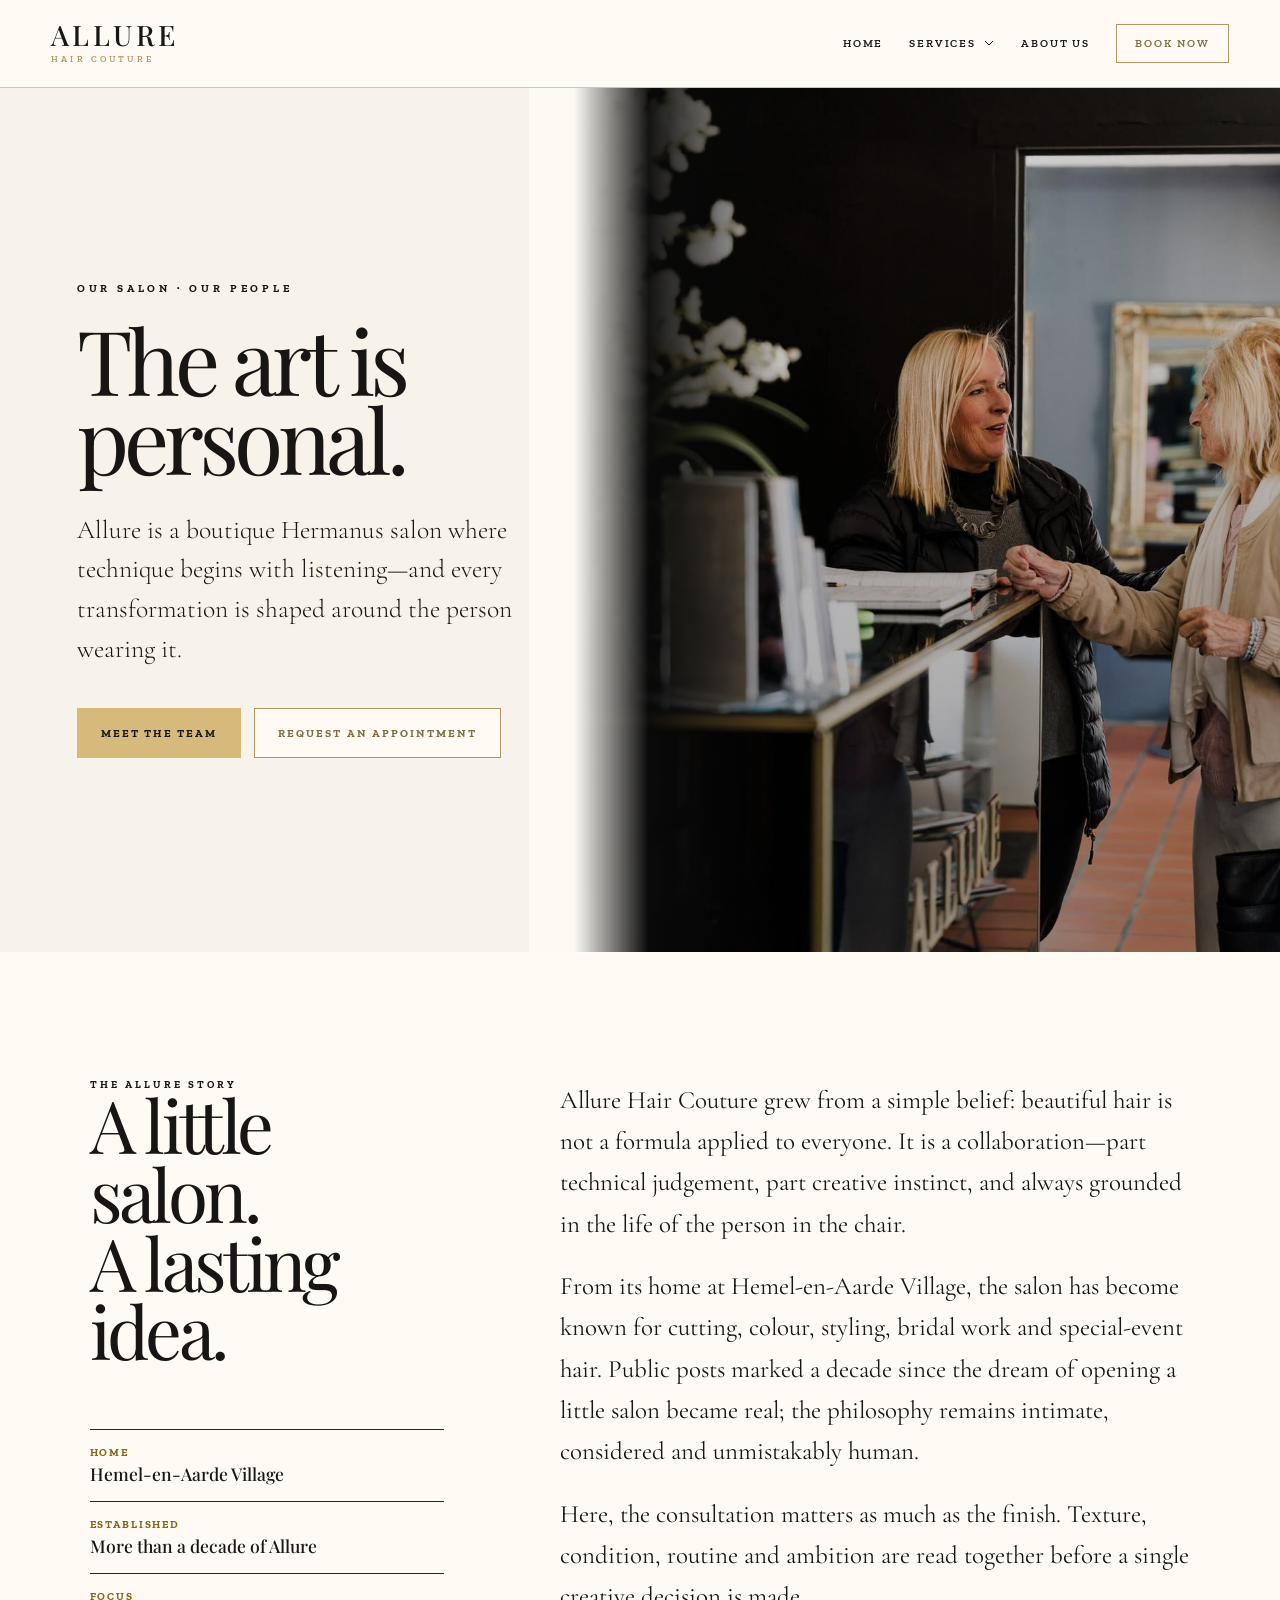
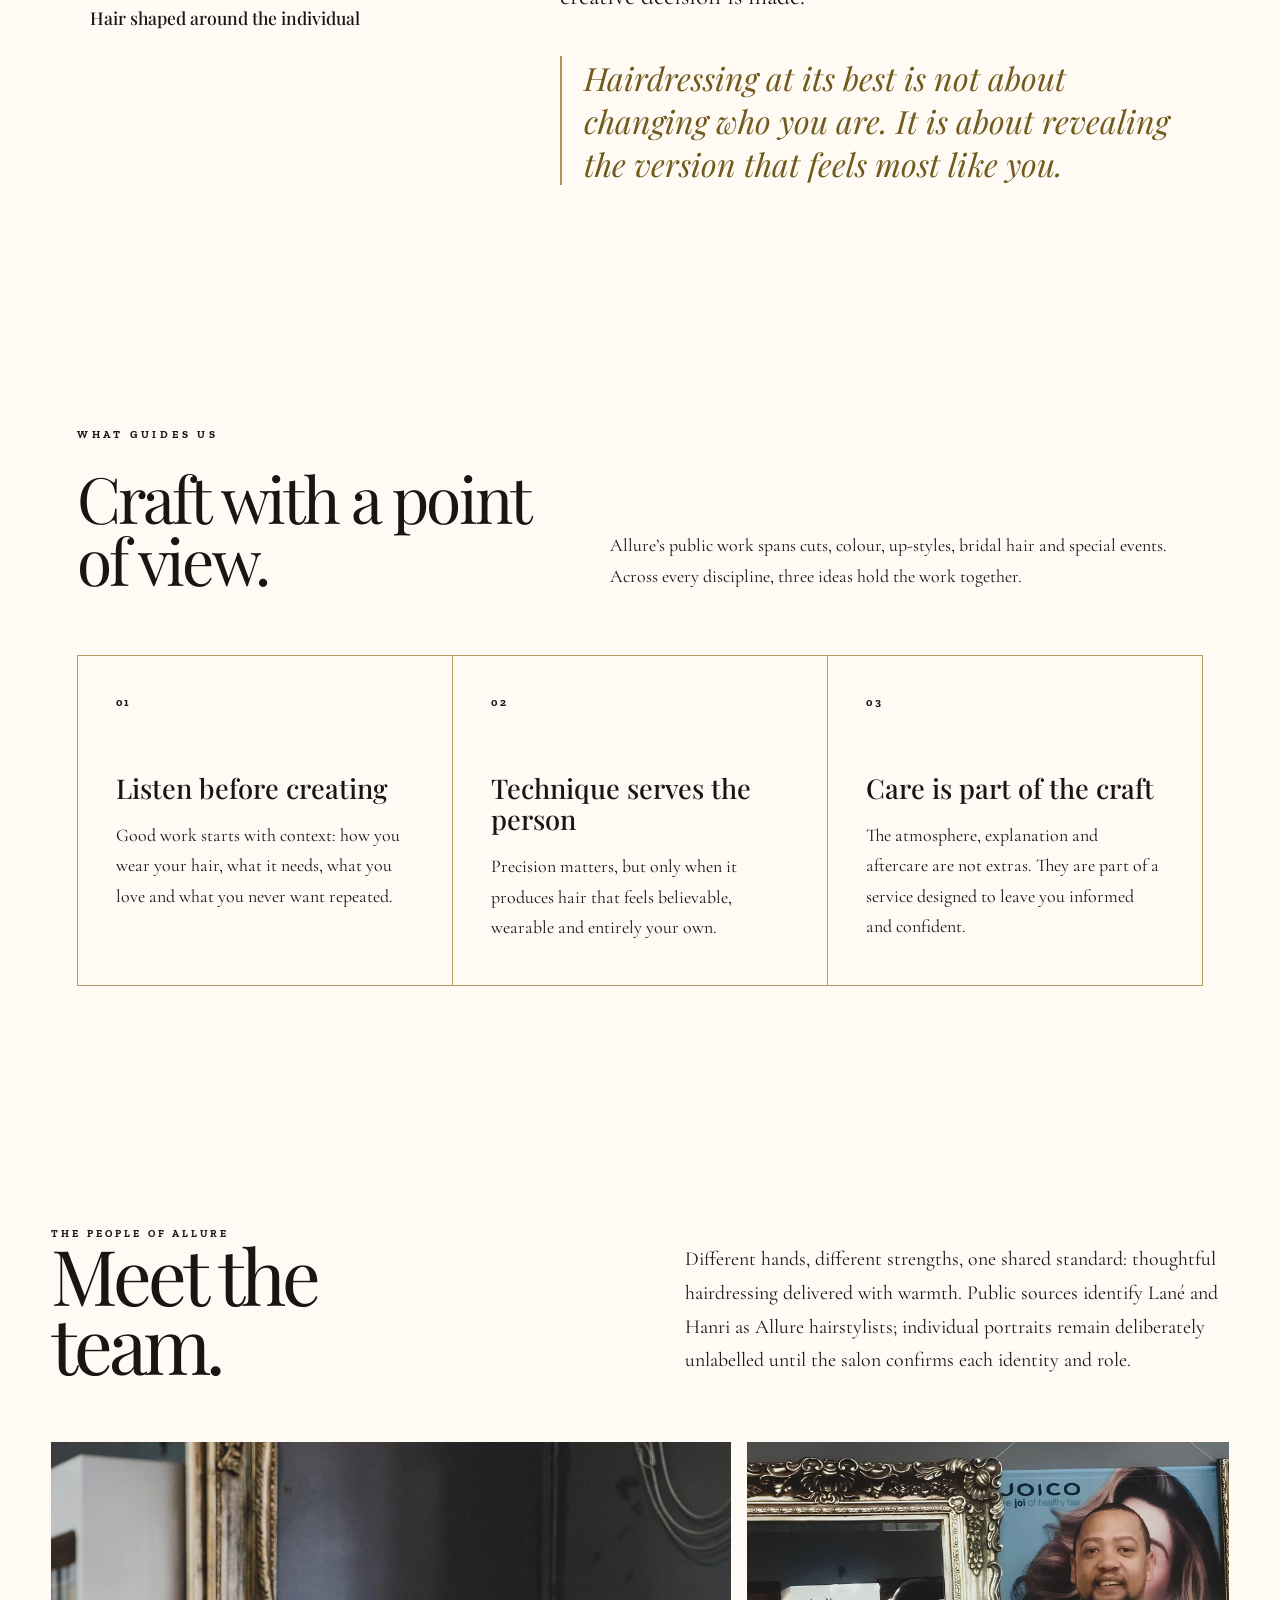
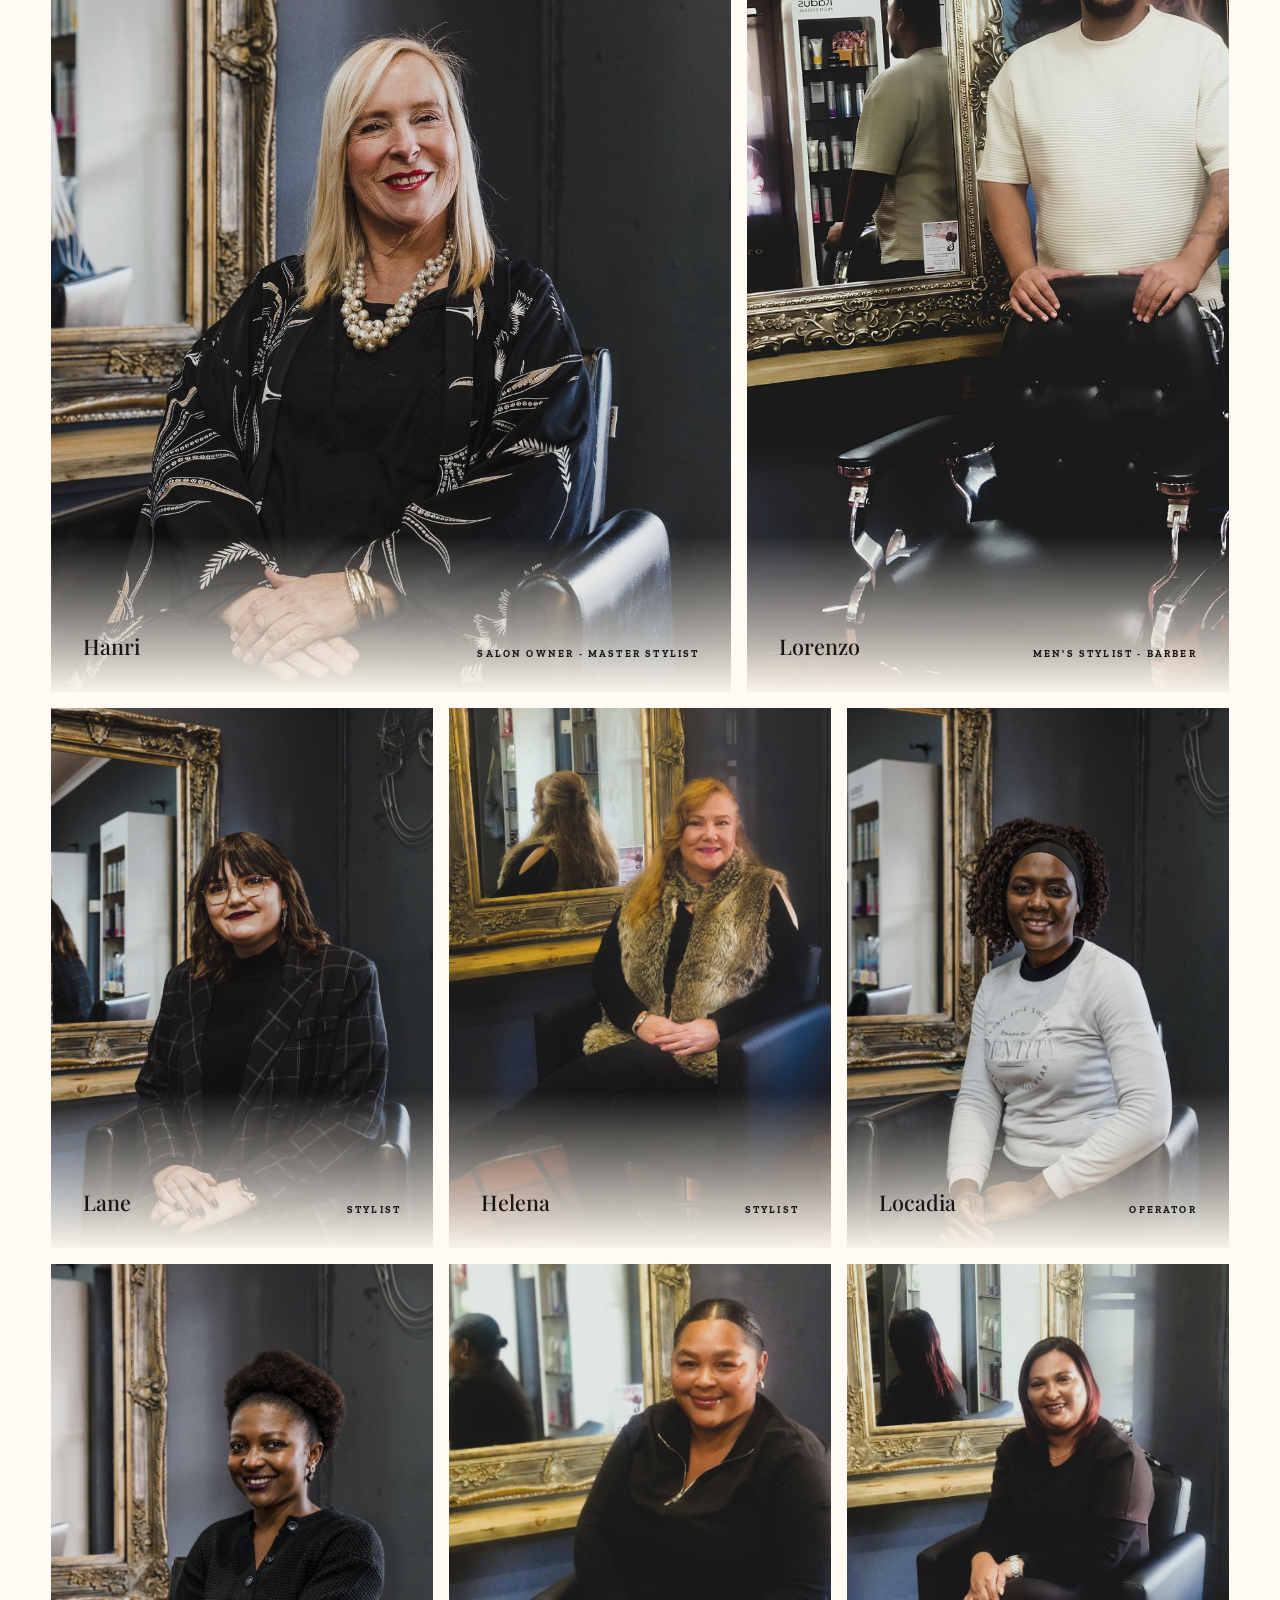
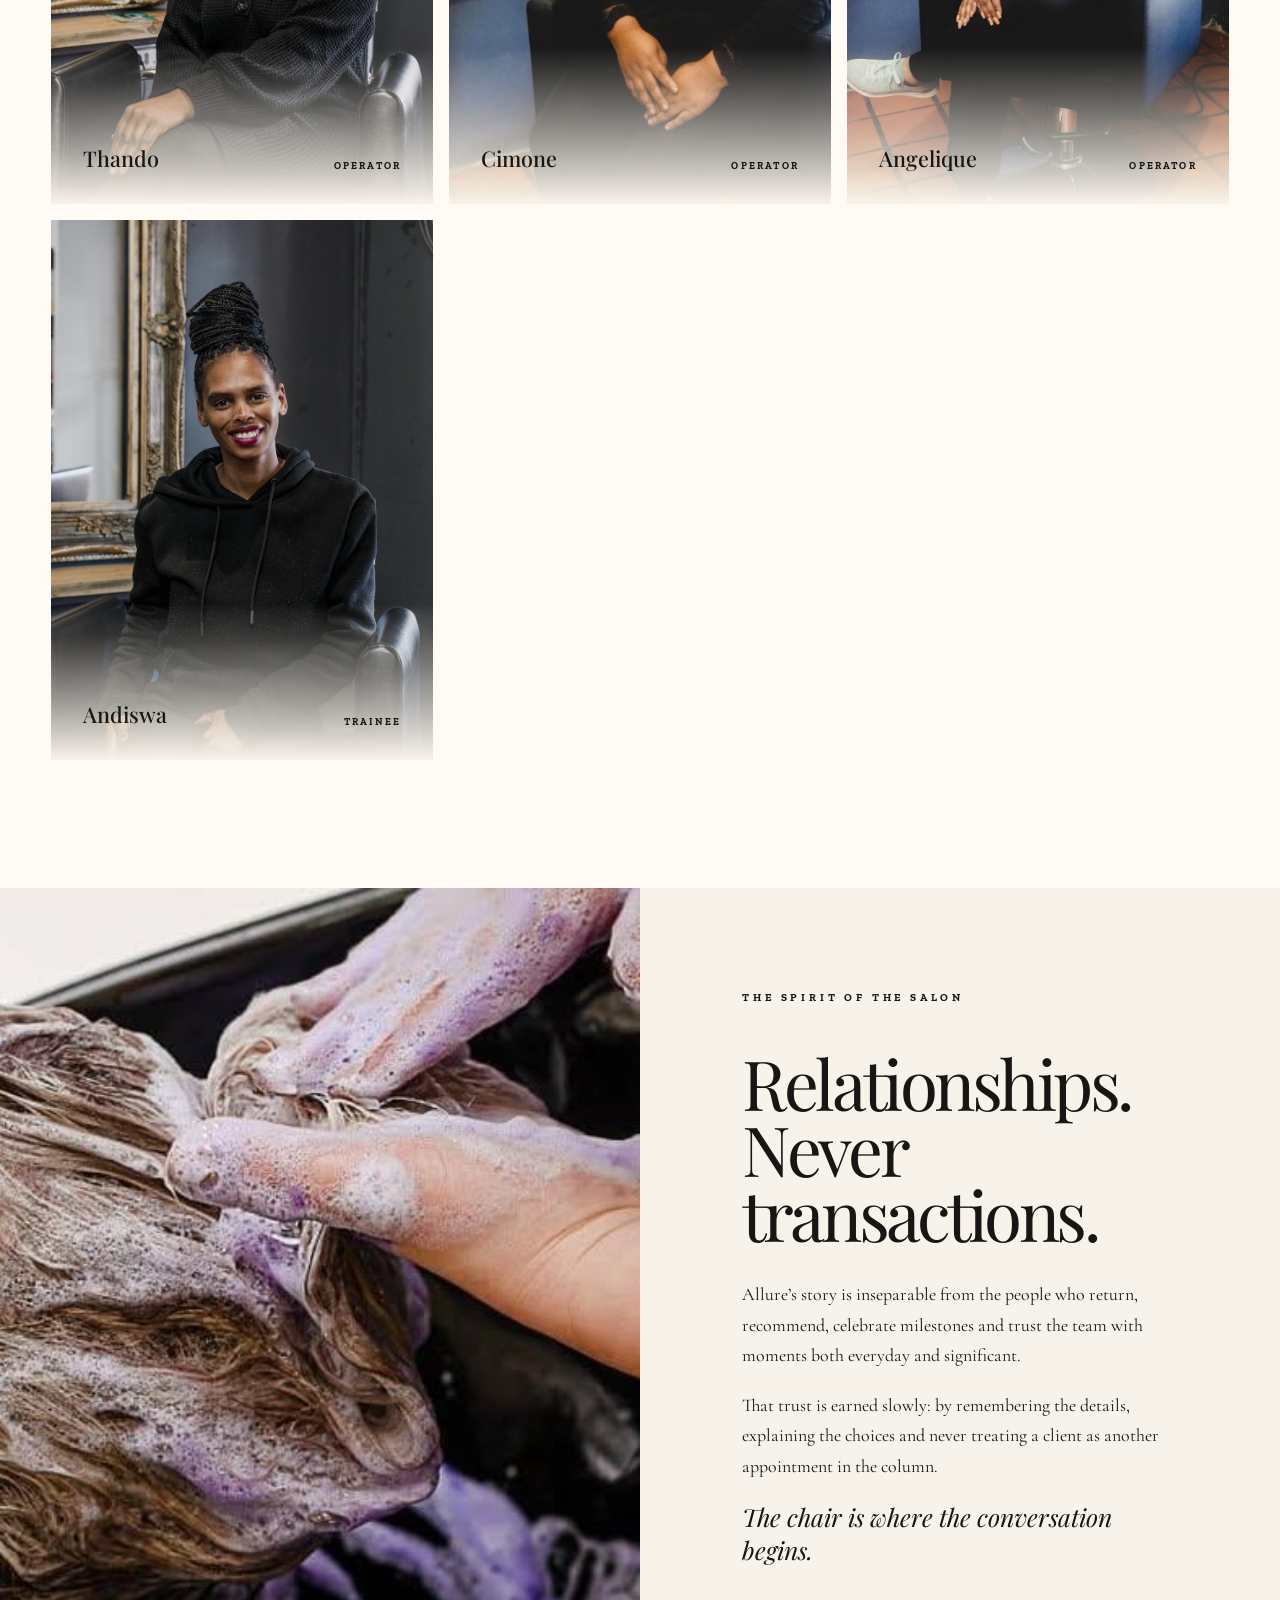
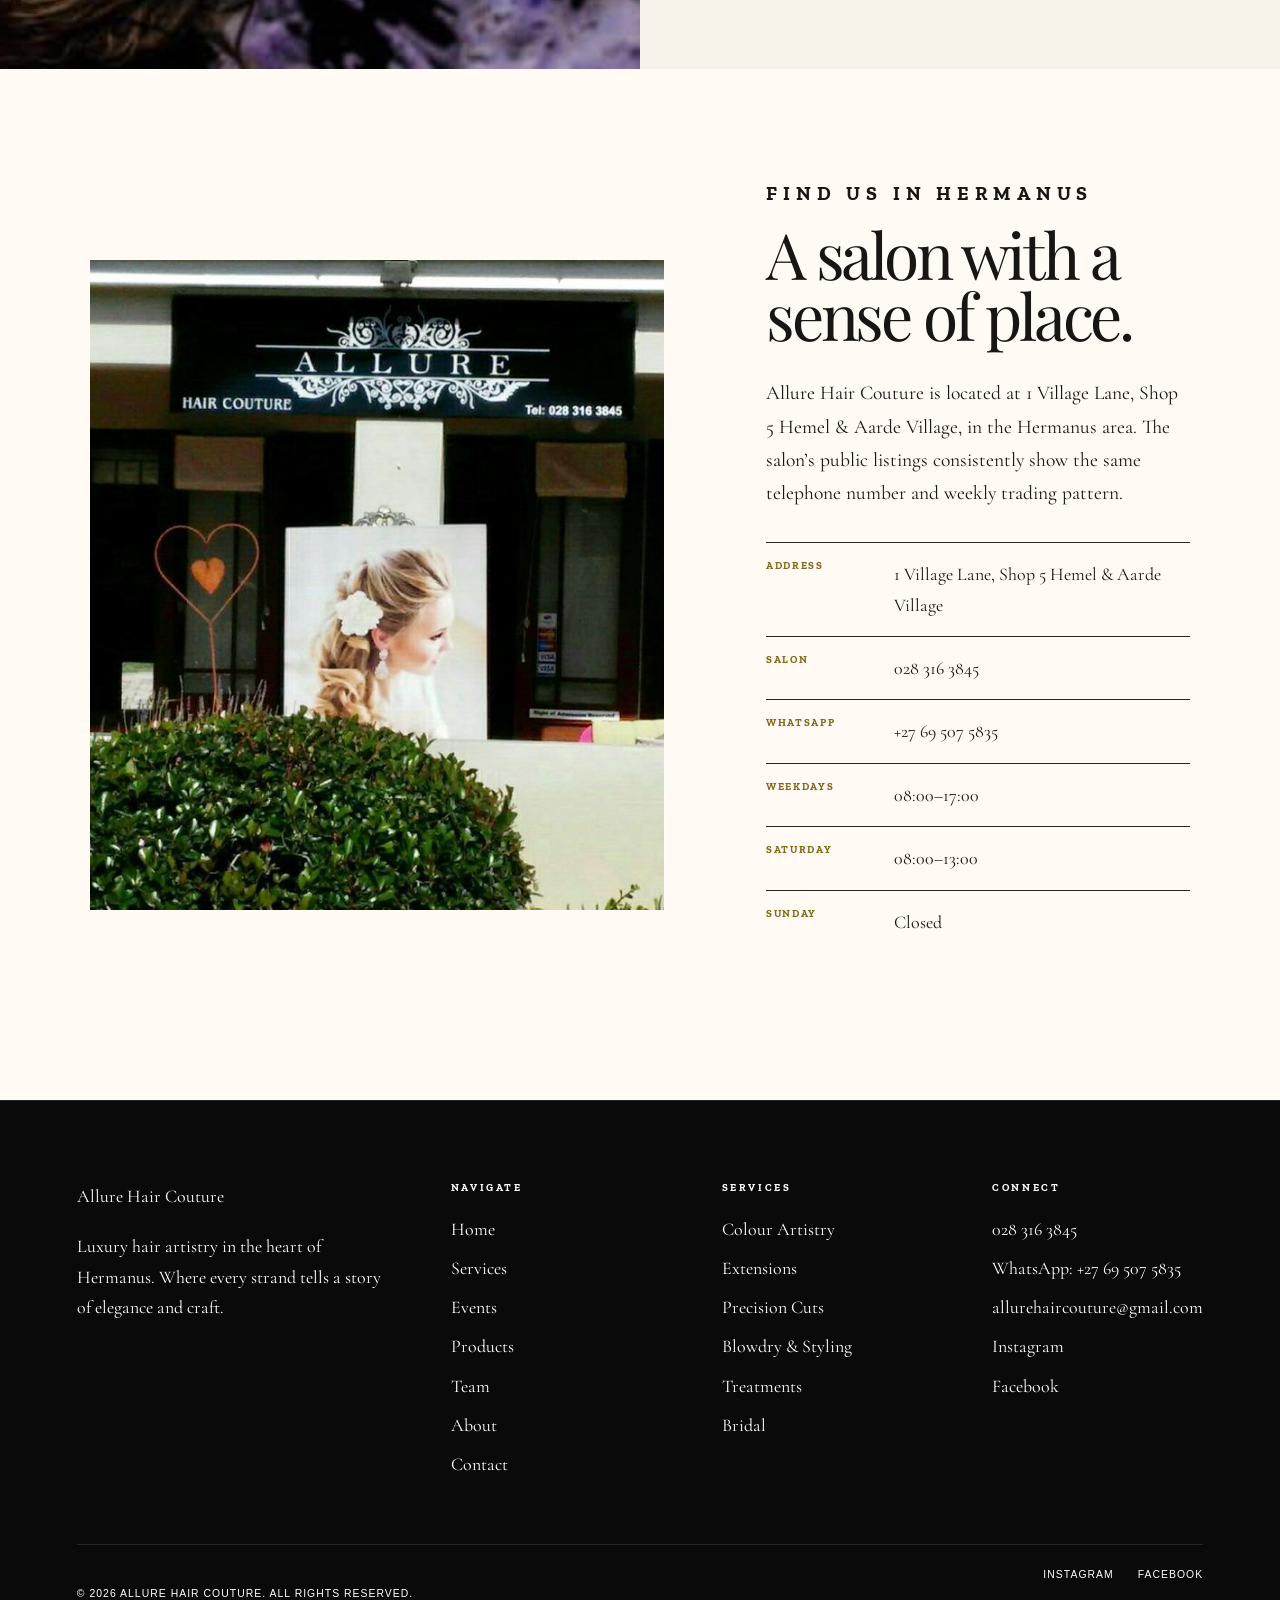
<file: about.html>
<!DOCTYPE html>
<html lang="en">
<head>
  <meta charset="UTF-8">
  <meta name="viewport" content="width=device-width, initial-scale=1.0">
  <title>About Allure Hair Couture | Our Salon & Team in Hermanus</title>
  <meta name="description" content="Meet the people and philosophy behind Allure Hair Couture, a boutique hair salon at Hemel-en-Aarde Village in Hermanus.">
  <link rel="canonical" href="https://allurecouture.vercel.app/about.html">
  <meta property="og:type" content="website">
  <meta property="og:site_name" content="Allure Hair Couture">
  <meta property="og:locale" content="en_ZA">
  <meta property="og:title" content="About Allure Hair Couture | Our Salon &amp; Team in Hermanus">
  <meta property="og:description" content="Meet the people and philosophy behind Allure Hair Couture, a boutique hair salon at Hemel-en-Aarde Village in Hermanus.">
  <meta property="og:url" content="https://allurecouture.vercel.app/about.html">
  <meta property="og:image" content="https://allurecouture.vercel.app/social-share.jpg?v=20260821">
  <meta property="og:image:secure_url" content="https://allurecouture.vercel.app/social-share.jpg?v=20260821">
  <meta property="og:image:type" content="image/jpeg">
  <meta property="og:image:width" content="1200">
  <meta property="og:image:height" content="630">
  <meta property="og:image:alt" content="Allure Hair Couture — luxury hair artistry in Hermanus">
  <meta name="twitter:card" content="summary_large_image">
  <meta name="twitter:title" content="About Allure Hair Couture | Our Salon &amp; Team in Hermanus">
  <meta name="twitter:description" content="Meet the people and philosophy behind Allure Hair Couture, a boutique hair salon at Hemel-en-Aarde Village in Hermanus.">
  <meta name="twitter:image" content="https://allurecouture.vercel.app/social-share.jpg?v=20260821">
  <link rel="stylesheet" href="service-pages.css">
  <link rel="stylesheet" href="about-page.css"><link rel="stylesheet" href="site-navigation.css">
<link rel="stylesheet" href="site-loader.css"></head>
<body class="site-scheme-1">
<a class="skip-link" href="#main">Skip to content</a>
<nav class="site-nav" aria-label="Primary"><a class="site-brand" href="index.html">Allure <span>Hair Couture</span></a><ul class="site-links" id="siteLinks"><li><a href="index.html">Home</a></li><li class="has-services"><button class="services-toggle" type="button" aria-expanded="false" aria-controls="servicesMenu">Services <svg viewBox="0 0 12 12" aria-hidden="true"><path d="m2 4 4 4 4-4"/></svg></button><ul class="services-menu" id="servicesMenu"><li><a href="colour-artistry.html">Colour Artistry</a></li><li><a href="luxury-extensions.html">Luxury Extensions</a></li><li><a href="precision-cutting.html">Precision Cutting</a></li><li><a href="blowdry-styling.html">Blowdry & Styling</a></li><li><a href="treatments.html">Hair & Scalp Treatments</a></li><li><a href="bridal-events.html">Bridal & Events</a></li></ul></li><li><a href="about.html" aria-current="page">About Us</a></li><li><a class="book-link" href="bookings.html">Book Now</a></li></ul><button class="site-menu-toggle" type="button" aria-label="Open menu" aria-expanded="false" aria-controls="siteLinks"><span></span><span></span><span></span></button></nav>
<main id="main">
  <header class="about-hero">
    <div class="about-hero-copy">
      <p class="eyebrow">Our salon · Our people</p>
      <h1>The art is personal.</h1>
      <p class="about-hero-lede">Allure is a boutique Hermanus salon where technique begins with listening—and every transformation is shaped around the person wearing it.</p>
      <div class="hero-actions"><a class="button gold" href="#team">Meet the team</a><a class="button ghost" href="bookings.html">Request an appointment</a></div>
    </div>
    <div class="about-hero-image"><img src="Media/Live/Live1.jpeg" alt="A warm welcome at the Allure Hair Couture reception"></div>
  </header>

  <section class="story" id="story">
    <div class="story-grid">
      <div class="story-title"><p class="section-mark">The Allure story</p><h2>A little salon.<br>A lasting idea.</h2><dl class="story-facts"><div><dt>Home</dt><dd>Hemel-en-Aarde Village</dd></div><div><dt>Established</dt><dd>More than a decade of Allure</dd></div><div><dt>Focus</dt><dd>Hair shaped around the individual</dd></div></dl></div>
      <div class="story-copy">
        <p>Allure Hair Couture grew from a simple belief: beautiful hair is not a formula applied to everyone. It is a collaboration—part technical judgement, part creative instinct, and always grounded in the life of the person in the chair.</p>
        <p>From its home at Hemel-en-Aarde Village, the salon has become known for cutting, colour, styling, bridal work and special-event hair. Public posts marked a decade since the dream of opening a little salon became real; the philosophy remains intimate, considered and unmistakably human.</p>
        <p>Here, the consultation matters as much as the finish. Texture, condition, routine and ambition are read together before a single creative decision is made.</p>
        <blockquote class="story-pull">Hairdressing at its best is not about changing who you are. It is about revealing the version that feels most like you.</blockquote>
      </div>
    </div>
  </section>

  <section class="values">
    <div class="values-head"><div><p class="eyebrow">What guides us</p><h2>Craft with a point of view.</h2></div><p>Allure’s public work spans cuts, colour, up-styles, bridal hair and special events. Across every discipline, three ideas hold the work together.</p></div>
    <div class="value-grid">
      <article class="value"><span class="value-no">01</span><h3>Listen before creating</h3><p>Good work starts with context: how you wear your hair, what it needs, what you love and what you never want repeated.</p></article>
      <article class="value"><span class="value-no">02</span><h3>Technique serves the person</h3><p>Precision matters, but only when it produces hair that feels believable, wearable and entirely your own.</p></article>
      <article class="value"><span class="value-no">03</span><h3>Care is part of the craft</h3><p>The atmosphere, explanation and aftercare are not extras. They are part of a service designed to leave you informed and confident.</p></article>
    </div>
  </section>

  <section class="team-gallery" id="team">
    <div class="team-header">
      <div><p class="section-mark">The people of Allure</p><h2>Meet the team.</h2></div>
      <div class="team-header-copy"><p>Different hands, different strengths, one shared standard: thoughtful hairdressing delivered with warmth. Public sources identify Lané and Hanri as Allure hairstylists; individual portraits remain deliberately unlabelled until the salon confirms each identity and role.</p></div>
    </div>
    <div class="team-grid-about" aria-label="Allure Hair Couture team gallery">
      <figure class="team-portrait"><img src="Media/Live/Staff1 - Hanri - Salon Owner - Master Stylist.jpeg" alt="A member of the Allure Hair Couture salon team" loading="lazy"><figcaption class="portrait-caption"><strong>Hanri</strong><span>Salon Owner - Master Stylist</span></figcaption></figure><figure class="team-portrait"><img src="Media/Live/Staff2 - Lorenzo - Men's Stylist - Barber.jpeg" alt="A member of the Allure Hair Couture salon team" loading="lazy"><figcaption class="portrait-caption"><strong>Lorenzo</strong><span>Men's Stylist - Barber</span></figcaption></figure><figure class="team-portrait"><img src="Media/Live/Staff3 - Lane - Stylist.jpeg" alt="A member of the Allure Hair Couture salon team" loading="lazy"><figcaption class="portrait-caption"><strong>Lane</strong><span>Stylist</span></figcaption></figure><figure class="team-portrait"><img src="Media/Live/Staff4 - Helena - Stylist.jpeg" alt="A member of the Allure Hair Couture salon team" loading="lazy"><figcaption class="portrait-caption"><strong>Helena</strong><span>Stylist</span></figcaption></figure><figure class="team-portrait"><img src="Media/Live/Staff5 - Locadia - Operator.jpeg" alt="A member of the Allure Hair Couture salon team" loading="lazy"><figcaption class="portrait-caption"><strong>Locadia</strong><span>Operator</span></figcaption></figure><figure class="team-portrait"><img src="Media/Live/Staff6 - Thando - Operator.jpeg" alt="A member of the Allure Hair Couture salon team" loading="lazy"><figcaption class="portrait-caption"><strong>Thando</strong><span>Operator</span></figcaption></figure><figure class="team-portrait"><img src="Media/Live/Staff 8 - Cimone - Operator.jpeg" alt="A member of the Allure Hair Couture salon team" loading="lazy"><figcaption class="portrait-caption"><strong>Cimone</strong><span>Operator</span></figcaption></figure><figure class="team-portrait"><img src="Media/Live/Staff8 - Andiswa - Trainee.jpeg" alt="A member of the Allure Hair Couture salon team" loading="lazy"><figcaption class="portrait-caption"><strong>Andiswa</strong><span>Trainee</span></figcaption></figure>
    </div>
  </section>

  <section class="founder">
    <div class="founder-image"><img src="Media/Live/Wash1.jpg" alt="A considered hair treatment at Allure Hair Couture"></div>
    <div class="founder-copy">
      <p class="eyebrow">The spirit of the salon</p>
      <h2>Relationships.<br>Never transactions.</h2>
      <p>Allure’s story is inseparable from the people who return, recommend, celebrate milestones and trust the team with moments both everyday and significant.</p>
      <p>That trust is earned slowly: by remembering the details, explaining the choices and never treating a client as another appointment in the column.</p>
      <p class="founder-signature">The chair is where the conversation begins.</p>
    </div>
  </section>

  <section class="place">
    <div class="place-grid">
      <div class="place-image"><img src="Media/Live/LIve2.jpeg" alt="The Allure Hair Couture storefront at Hemel-en-Aarde Village" loading="lazy"></div>
      <div class="place-copy">
        <p class="section-mark">Find us in Hermanus</p>
        <h2>A salon with a sense of place.</h2>
        <p>Allure Hair Couture is located at 1 Village Lane, Shop 5 Hemel &amp; Aarde Village, in the Hermanus area. The salon’s public listings consistently show the same telephone number and weekly trading pattern.</p>
        <ul class="place-details">
          <li><strong>Address</strong><span>1 Village Lane, Shop 5 Hemel &amp; Aarde Village</span></li>
          <li><strong>Salon</strong><a href="tel:0283163845">028 316 3845</a></li>
          <li><strong>WhatsApp</strong><a href="https://wa.me/27695075835">+27 69 507 5835</a></li>
          <li><strong>Weekdays</strong><span>08:00–17:00</span></li>
          <li><strong>Saturday</strong><span>08:00–13:00</span></li>
          <li><strong>Sunday</strong><span>Closed</span></li>
        </ul>
      </div>
    </div>
  </section>

</main>
<footer class="footer"><div class="footer-grid"><div><a class="brand" href="index.html">Allure <span>Hair Couture</span></a><p>Luxury hair artistry in the heart of Hermanus. Every service considered, every detail intentional.</p></div><div><h4>Explore</h4><ul><li><a href="index.html#services">Services</a></li><li><a href="about.html#team">Our Team</a></li><li><a href="index.html#events">Bridal & Events</a></li></ul></div><div><h4>Visit</h4><ul><li>1 Village Lane, Shop 5 Hemel &amp; Aarde Village</li><li><a href="tel:0283163845">028 316 3845</a></li><li><a href="https://wa.me/27695075835">WhatsApp: +27 69 507 5835</a></li><li><a href="mailto:allurehaircouture@gmail.com">Email the salon</a></li></ul></div></div><div class="footer-bottom">© 2026 Allure Hair Couture<span>Hermanus · South Africa</span></div></footer>
<script src="site-navigation.js"></script><script src="service-pages.js"></script></script>
<script src="site-loader.js"></script></body>
</html>
</file>
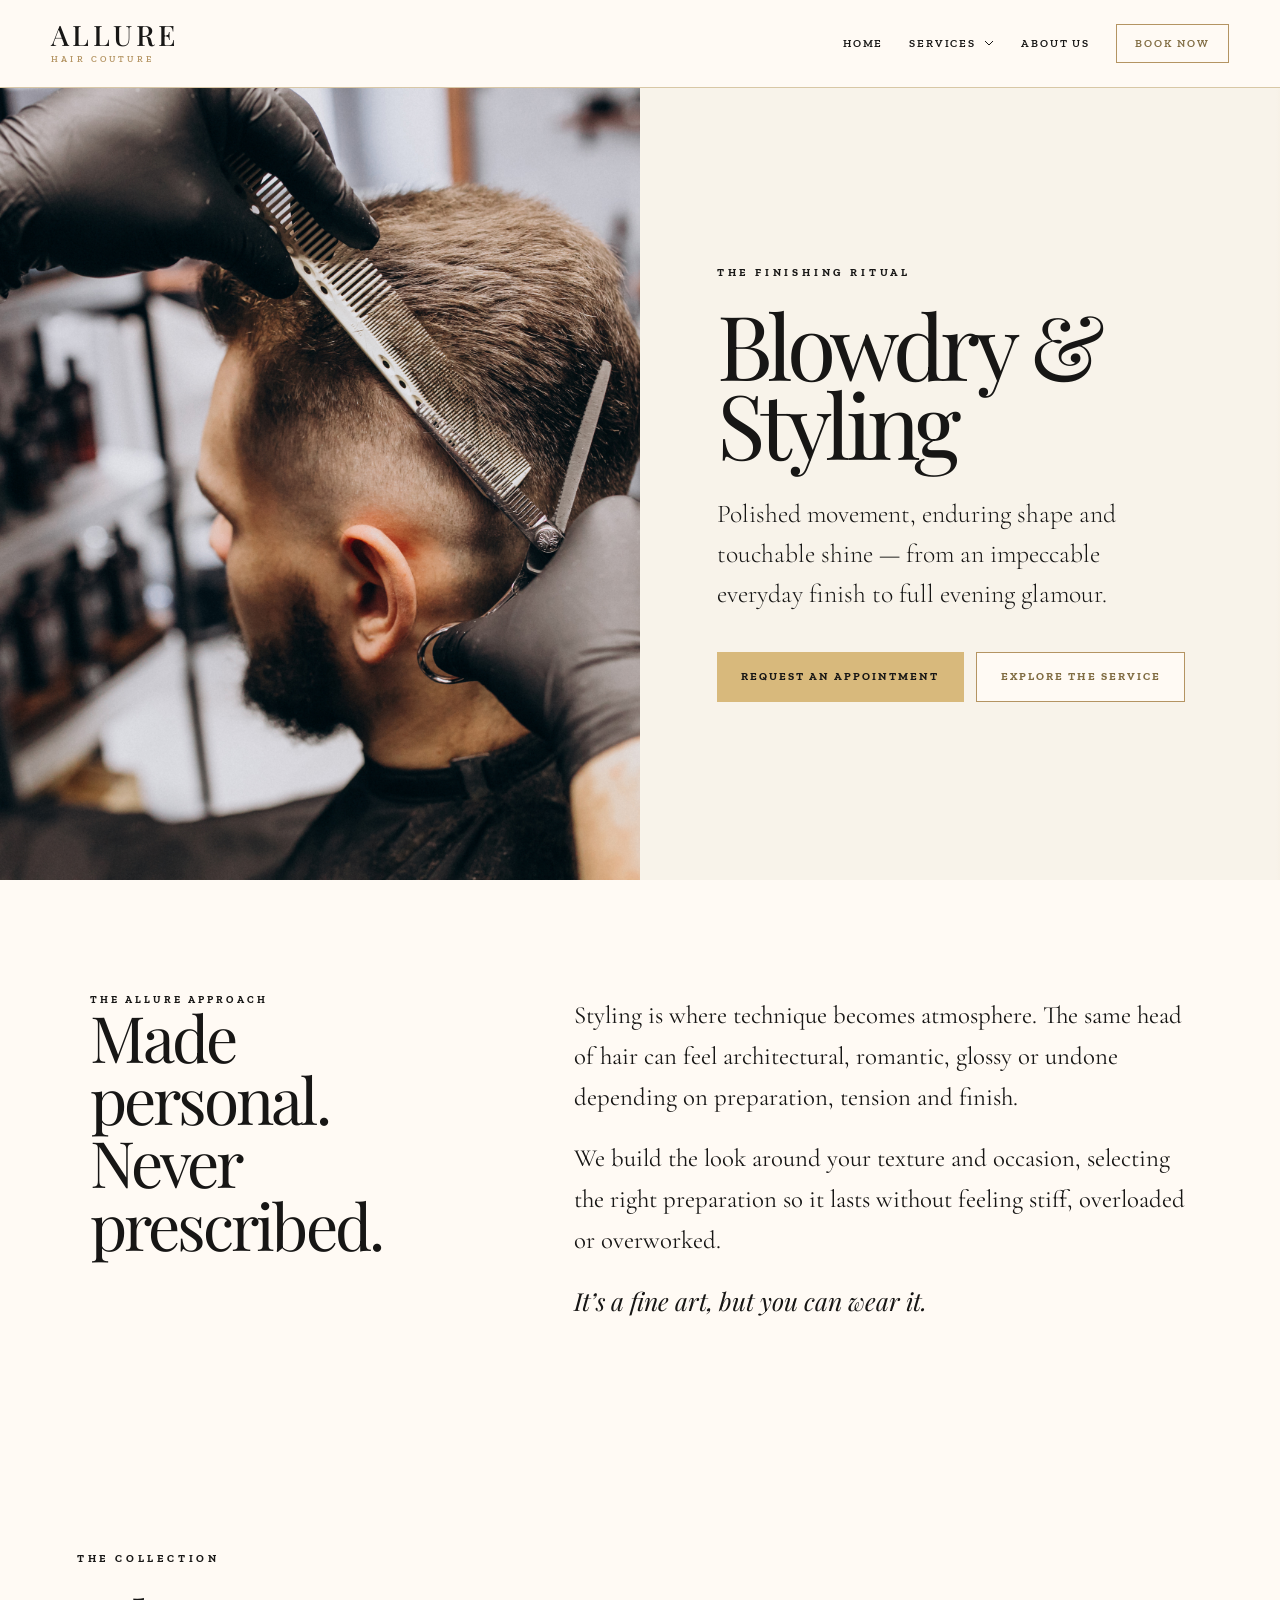
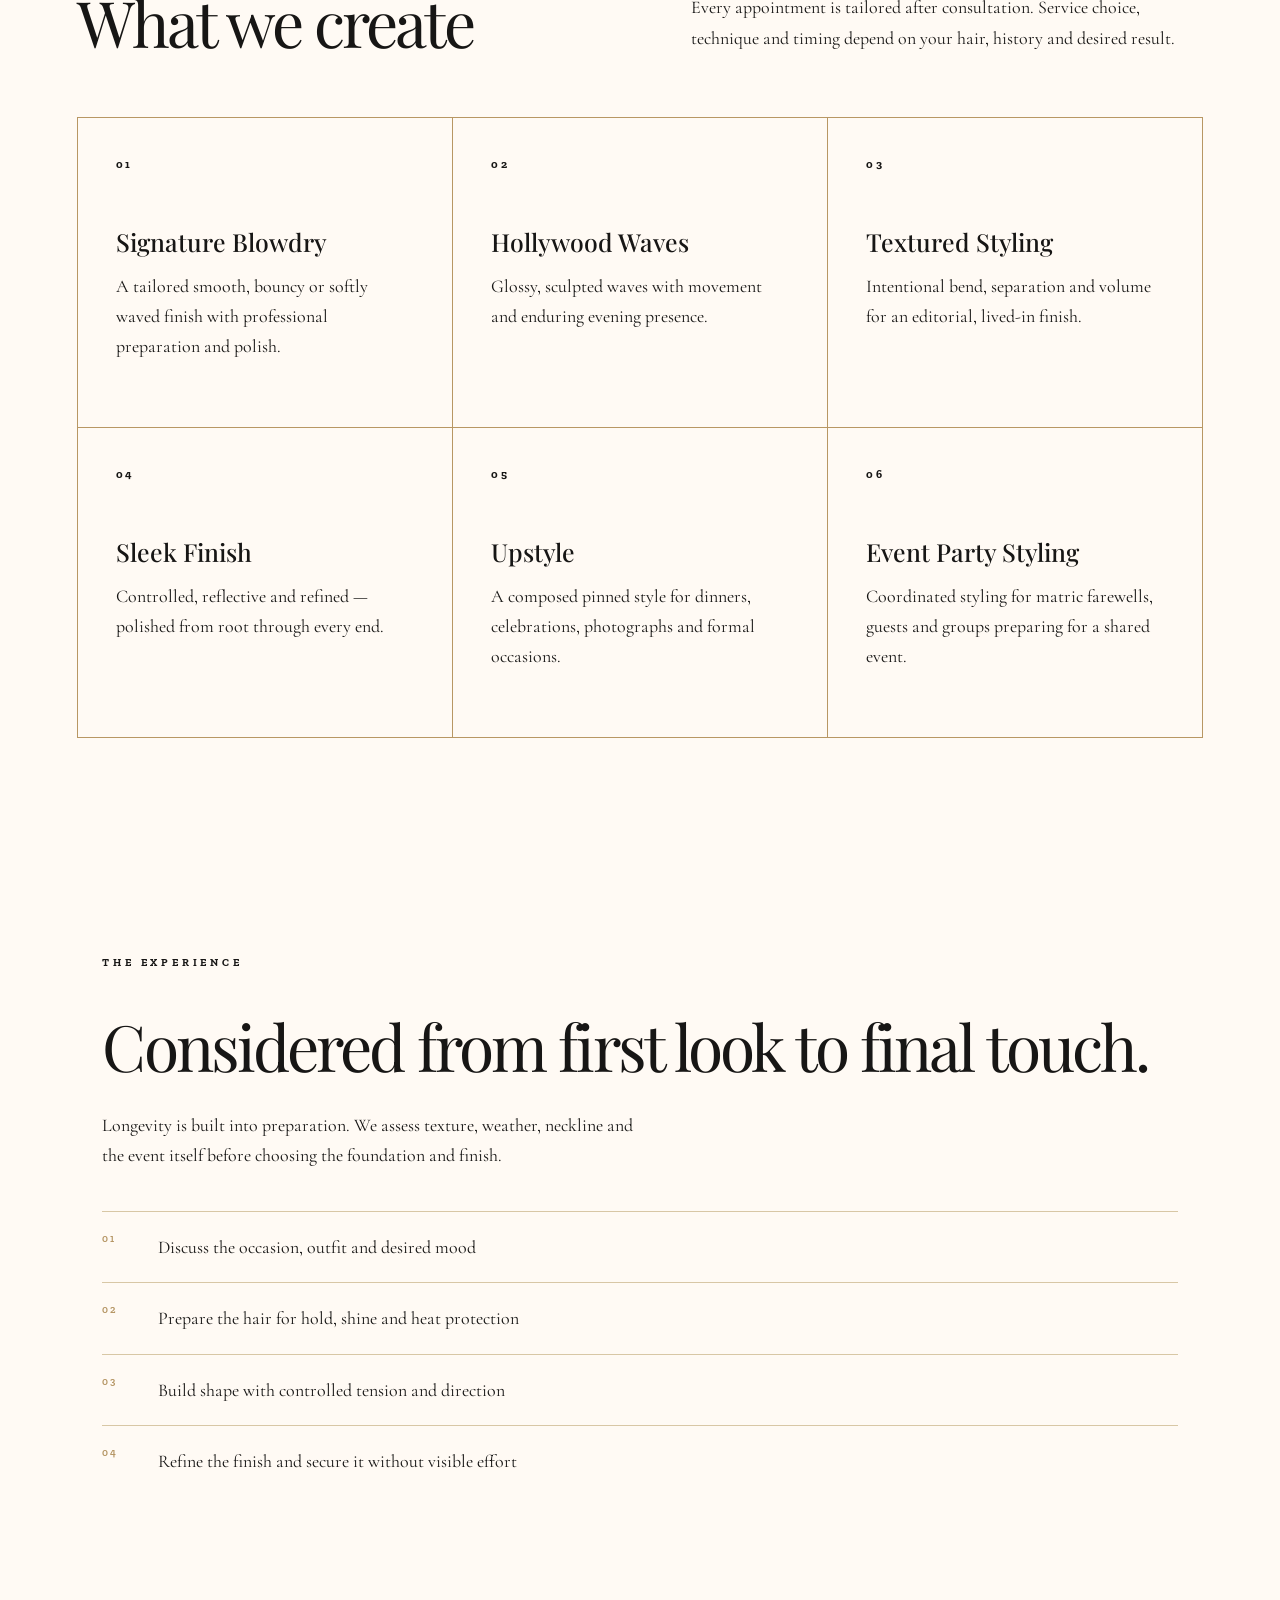
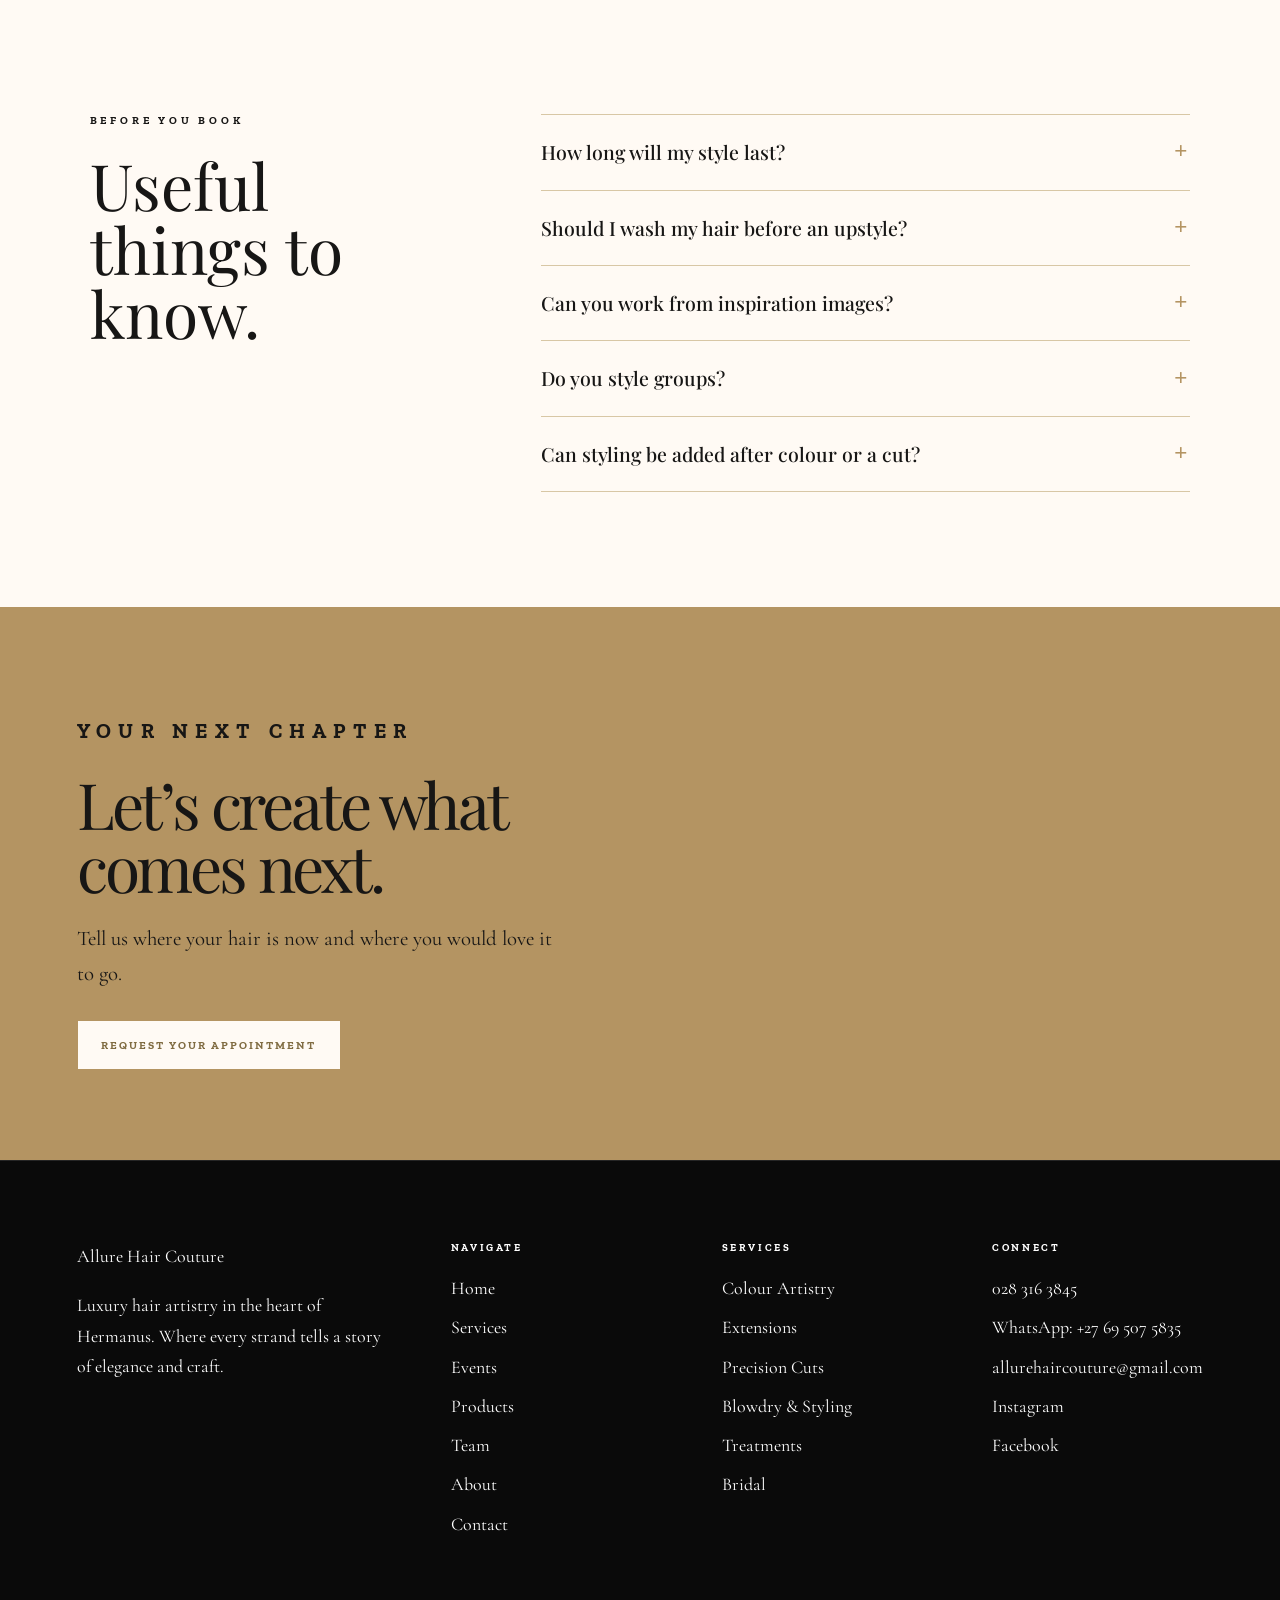
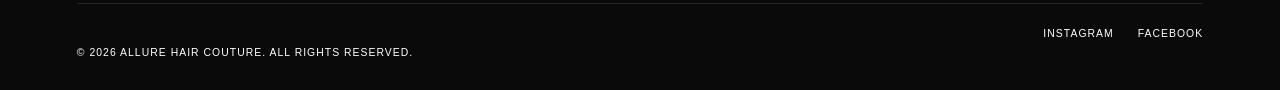
<file: blowdry-styling.html>
<!doctype html><html lang="en"><head><meta charset="utf-8"><meta name="viewport" content="width=device-width,initial-scale=1"><title>Blowdry &amp; Styling | Allure Hair Couture, Hermanus</title><meta name="description" content="Discover Blowdry &amp; Styling at Allure Hair Couture in Hermanus. Bespoke consultation, expert technique and a beautifully considered finish."><link rel="canonical" href="https://allurecouture.vercel.app/blowdry-styling.html"><link rel="stylesheet" href="service-pages.css"><link rel="stylesheet" href="site-navigation.css"><link rel="stylesheet" href="site-loader.css"></head><body class="site-scheme-1"><a class="skip-link" href="#main">Skip to content</a><nav class="site-nav" aria-label="Primary"><a class="site-brand" href="index.html">Allure <span>Hair Couture</span></a><ul class="site-links" id="siteLinks"><li><a href="index.html">Home</a></li><li class="has-services"><button class="services-toggle" type="button" aria-expanded="false" aria-controls="servicesMenu">Services <svg viewBox="0 0 12 12" aria-hidden="true"><path d="m2 4 4 4 4-4"/></svg></button><ul class="services-menu" id="servicesMenu"><li><a href="colour-artistry.html">Colour Artistry</a></li><li><a href="luxury-extensions.html">Luxury Extensions</a></li><li><a href="precision-cutting.html">Precision Cutting</a></li><li><a href="blowdry-styling.html">Blowdry & Styling</a></li><li><a href="treatments.html">Hair & Scalp Treatments</a></li><li><a href="bridal-events.html">Bridal & Events</a></li></ul></li><li><a href="about.html">About Us</a></li><li><a class="book-link" href="bookings.html">Book Now</a></li></ul><button class="site-menu-toggle" type="button" aria-label="Open menu" aria-expanded="false" aria-controls="siteLinks"><span></span><span></span><span></span></button></nav><main id="main"><section class="service-hero blowdry-styling-hero"><div class="service-hero-visual"><img class="service-hero-image" src="Media/Services/Blowdry%20%26%20Styling.jpg" alt="Blowdry and styling at Allure Hair Couture" fetchpriority="high"></div><div class="hero-copy"><p class="eyebrow">The finishing ritual</p><h1>Blowdry &amp; Styling</h1><p class="hero-lede">Polished movement, enduring shape and touchable shine — from an impeccable everyday finish to full evening glamour.</p><div class="hero-actions"><a class="button gold" href="bookings.html?service=Blowdry%20%26%20Styling">Request an appointment</a><a class="button ghost" href="#details">Explore the service</a></div></div></section><section class="intro" id="details"><div class="intro-grid"><div class="reveal"><p class="section-mark">The Allure approach</p><h2>Made personal.<br>Never prescribed.</h2></div><div class="intro-copy reveal"><p>Styling is where technique becomes atmosphere. The same head of hair can feel architectural, romantic, glossy or undone depending on preparation, tension and finish.</p><p>We build the look around your texture and occasion, selecting the right preparation so it lasts without feeling stiff, overloaded or overworked.</p><p class="signature">It’s a fine art, but you can wear it.</p></div></div></section><section class="offerings"><div class="section-head reveal"><div><p class="eyebrow">The collection</p><h2 class="section-heading">What we create</h2></div><p>Every appointment is tailored after consultation. Service choice, technique and timing depend on your hair, history and desired result.</p></div><div class="offer-grid"><article class="offer-card reveal"><span class="offer-no">01</span><h3>Signature Blowdry</h3><p>A tailored smooth, bouncy or softly waved finish with professional preparation and polish.</p></article><article class="offer-card reveal"><span class="offer-no">02</span><h3>Hollywood Waves</h3><p>Glossy, sculpted waves with movement and enduring evening presence.</p></article><article class="offer-card reveal"><span class="offer-no">03</span><h3>Textured Styling</h3><p>Intentional bend, separation and volume for an editorial, lived-in finish.</p></article><article class="offer-card reveal"><span class="offer-no">04</span><h3>Sleek Finish</h3><p>Controlled, reflective and refined — polished from root through every end.</p></article><article class="offer-card reveal"><span class="offer-no">05</span><h3>Upstyle</h3><p>A composed pinned style for dinners, celebrations, photographs and formal occasions.</p></article><article class="offer-card reveal"><span class="offer-no">06</span><h3>Event Party Styling</h3><p>Coordinated styling for matric farewells, guests and groups preparing for a shared event.</p></article></div></section><section class="experience"><div class="experience-copy reveal"><p class="eyebrow">The experience</p><h2>Considered from first look to final touch.</h2><p>Longevity is built into preparation. We assess texture, weather, neckline and the event itself before choosing the foundation and finish.</p><ol class="steps"><li><strong>01</strong><span>Discuss the occasion, outfit and desired mood</span></li><li><strong>02</strong><span>Prepare the hair for hold, shine and heat protection</span></li><li><strong>03</strong><span>Build shape with controlled tension and direction</span></li><li><strong>04</strong><span>Refine the finish and secure it without visible effort</span></li></ol></div></section><section class="faq"><div class="faq-grid"><div class="reveal"><p class="eyebrow">Before you book</p><h2>Useful things to know.</h2></div><div class="faq-list reveal"><div class="faq-item"><button class="faq-question" aria-expanded="false" aria-controls="faq-4-1" id="faq-button-4-1">How long will my style last?</button><div class="faq-answer" id="faq-4-1" role="region" aria-labelledby="faq-button-4-1"><div><p>That depends on texture, weather and the chosen look. Correct preparation makes a significant difference, and we can advise how to preserve it overnight.</p></div></div></div><div class="faq-item"><button class="faq-question" aria-expanded="false" aria-controls="faq-4-2" id="faq-button-4-2">Should I wash my hair before an upstyle?</button><div class="faq-answer" id="faq-4-2" role="region" aria-labelledby="faq-button-4-2"><div><p>Follow the advice given when booking. Some styles benefit from hair washed the day before; others require a fresh salon preparation.</p></div></div></div><div class="faq-item"><button class="faq-question" aria-expanded="false" aria-controls="faq-4-3" id="faq-button-4-3">Can you work from inspiration images?</button><div class="faq-answer" id="faq-4-3" role="region" aria-labelledby="faq-button-4-3"><div><p>Yes. References are useful for mood and detail, and we will adapt the look to your hair, features and outfit.</p></div></div></div><div class="faq-item"><button class="faq-question" aria-expanded="false" aria-controls="faq-4-4" id="faq-button-4-4">Do you style groups?</button><div class="faq-answer" id="faq-4-4" role="region" aria-labelledby="faq-button-4-4"><div><p>Yes, subject to availability and timing. Contact the salon early with group size and required completion time.</p></div></div></div><div class="faq-item"><button class="faq-question" aria-expanded="false" aria-controls="faq-4-5" id="faq-button-4-5">Can styling be added after colour or a cut?</button><div class="faq-answer" id="faq-4-5" role="region" aria-labelledby="faq-button-4-5"><div><p>Yes. Many services include or can be paired with a professional finish; confirm your desired style when booking so enough time is reserved.</p></div></div></div></div></div></section><section class="cta-band"><div class="cta-copy reveal"><p class="eyebrow">Your next chapter</p><h2>Let’s create what comes next.</h2><p>Tell us where your hair is now and where you would love it to go.</p><a class="button" href="bookings.html?service=Blowdry%20%26%20Styling">Request your appointment</a></div></section></main><footer class="footer"><div class="footer-grid"><div><a class="brand" href="index.html">Allure <span>Hair Couture</span></a><p>Luxury hair artistry in the heart of Hermanus. Every service considered, every detail intentional.</p></div><div><h4>Visit</h4><ul><li>1 Village Lane, Shop 5 Hemel &amp; Aarde Village</li><li><a href="tel:0283163845">028 316 3845</a></li><li><a href="https://wa.me/27695075835">WhatsApp: +27 69 507 5835</a></li><li><a href="mailto:allurehaircouture@gmail.com">Email the salon</a></li></ul></div><div><h4>Hours</h4><ul><li>Monday–Friday: 8am–5pm</li><li>Saturday: 8am–1pm</li><li>Sunday: Closed</li></ul></div></div><div class="footer-bottom">© 2026 Allure Hair Couture<span>Hermanus · South Africa</span></div></footer><script src="site-navigation.js" defer></script><script src="site-loader.js" defer></script><script src="service-pages.js" defer></script></script></body></html>
</file>
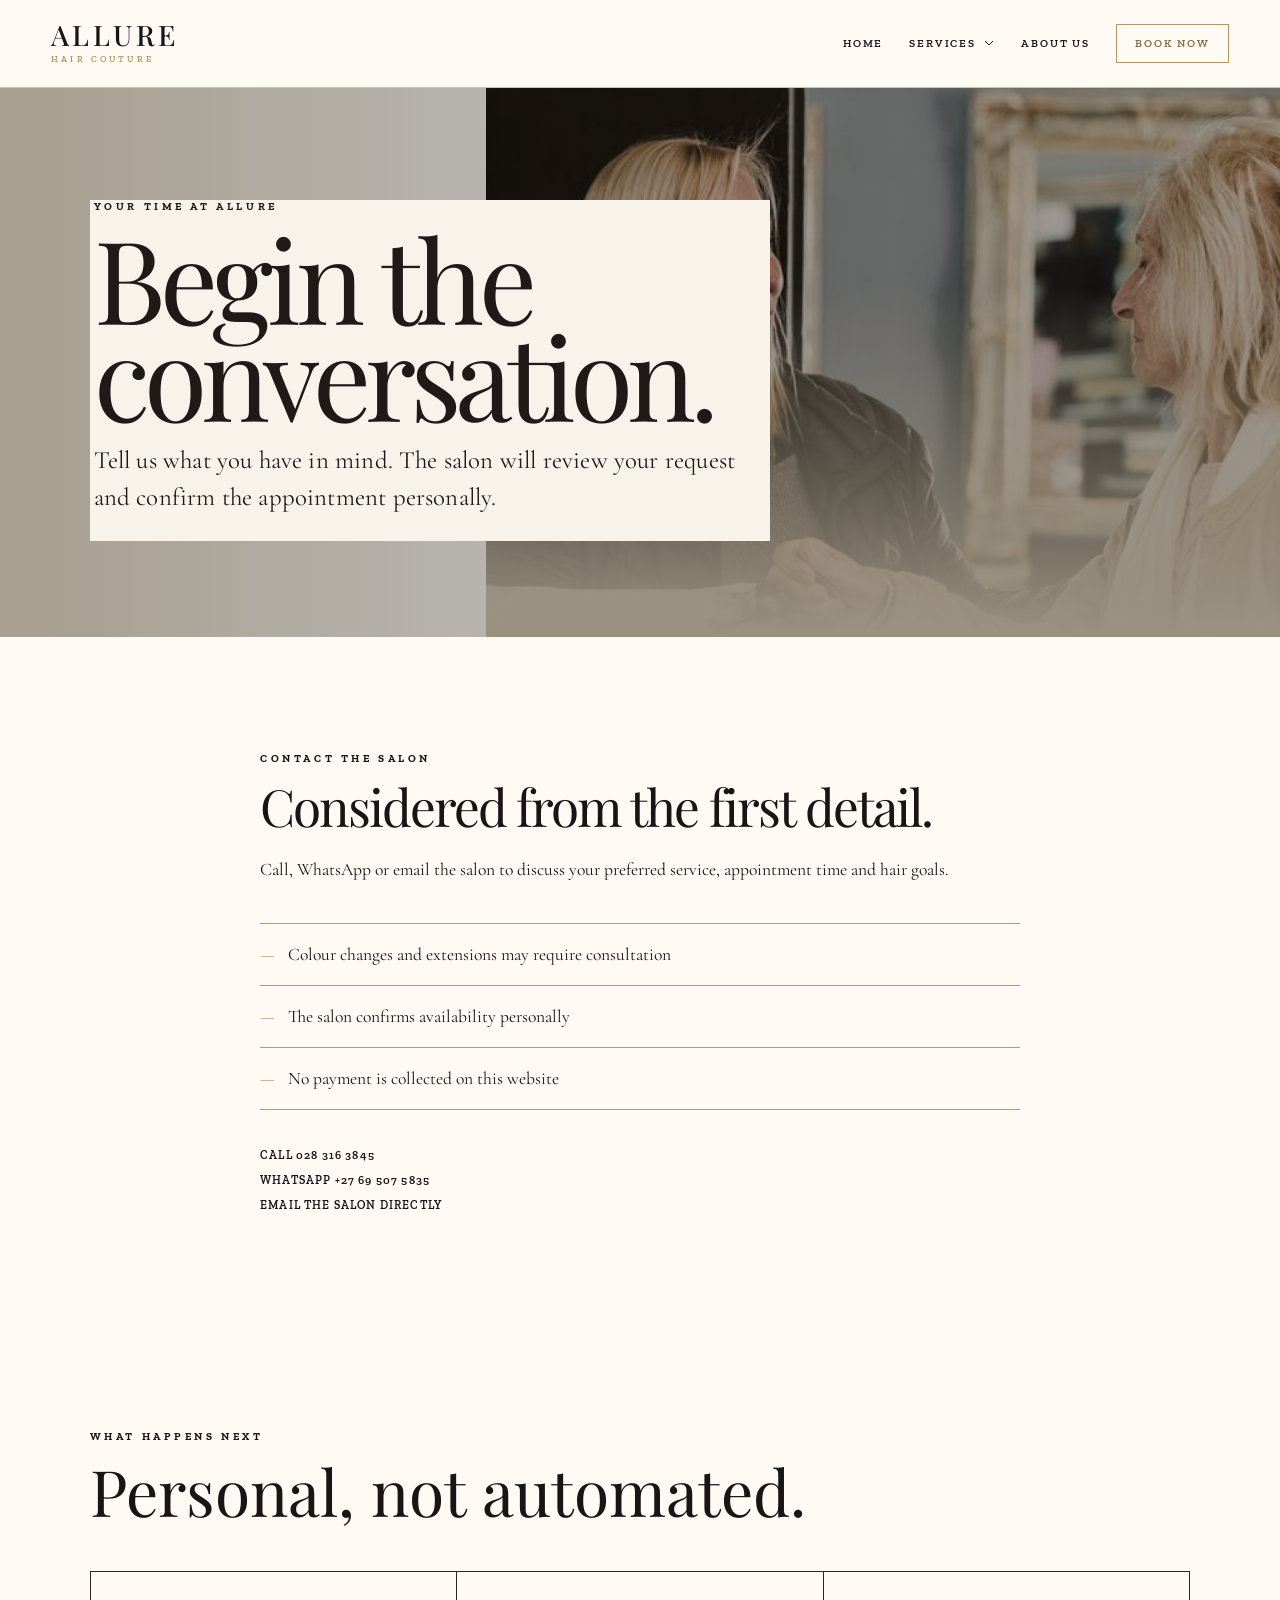
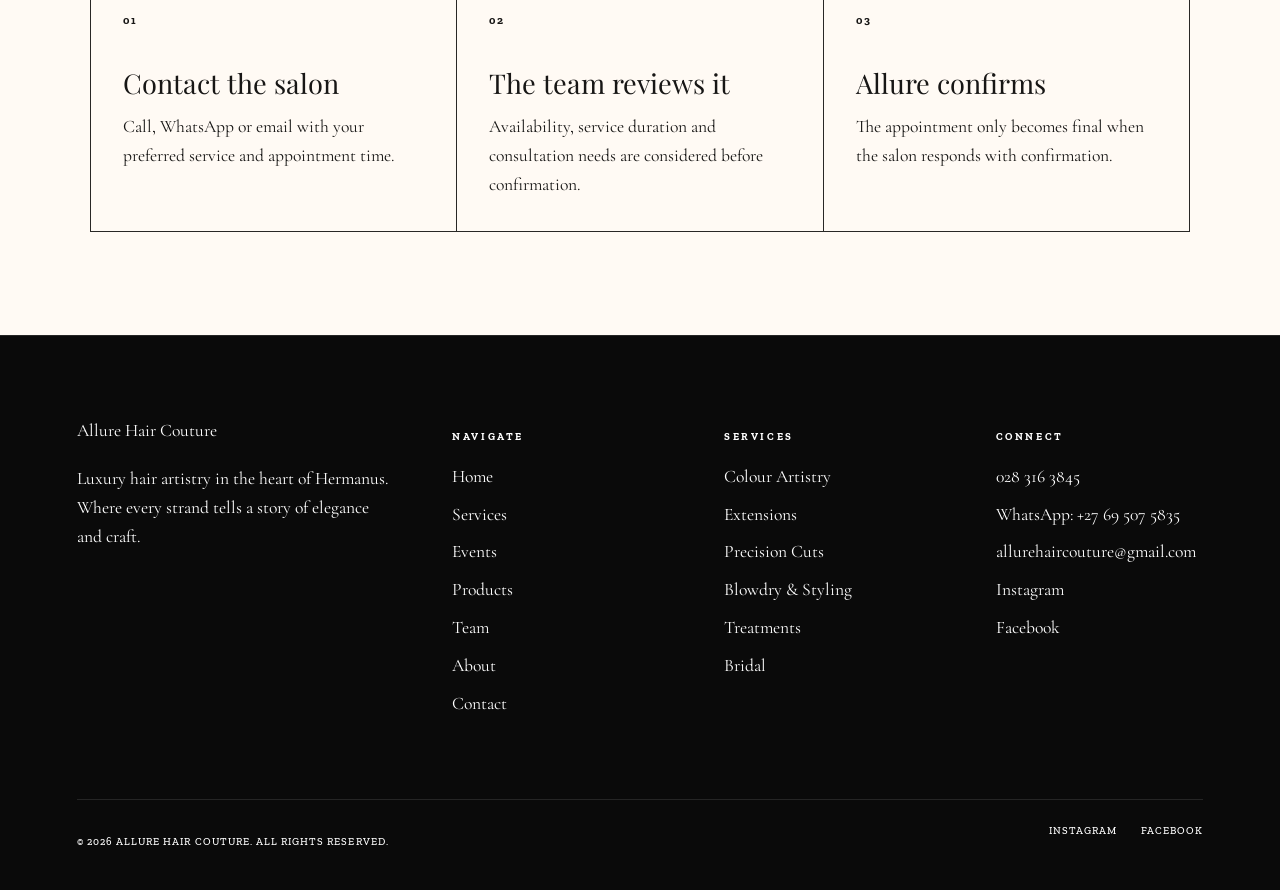
<file: bookings.html>
<!doctype html>
<html lang="en">
<head>
<meta charset="utf-8"><meta name="viewport" content="width=device-width,initial-scale=1">
<title>Request an Appointment | Allure Hair Couture, Hermanus</title>
<meta name="description" content="Request a hair appointment with Allure Hair Couture in Hermanus. Share your preferred service, date and time for personal confirmation from the salon.">
  <link rel="canonical" href="https://allurecouture.vercel.app/bookings.html">
  <meta property="og:type" content="website">
  <meta property="og:site_name" content="Allure Hair Couture">
  <meta property="og:locale" content="en_ZA">
  <meta property="og:title" content="Request an Appointment | Allure Hair Couture, Hermanus">
  <meta property="og:description" content="Request a hair appointment with Allure Hair Couture in Hermanus. Share your preferred service, date and time for personal confirmation from the salon.">
  <meta property="og:url" content="https://allurecouture.vercel.app/bookings.html">
  <meta property="og:image" content="https://allurecouture.vercel.app/social-share.jpg?v=20260821">
  <meta property="og:image:secure_url" content="https://allurecouture.vercel.app/social-share.jpg?v=20260821">
  <meta property="og:image:type" content="image/jpeg">
  <meta property="og:image:width" content="1200">
  <meta property="og:image:height" content="630">
  <meta property="og:image:alt" content="Allure Hair Couture — luxury hair artistry in Hermanus">
  <meta name="twitter:card" content="summary_large_image">
  <meta name="twitter:title" content="Request an Appointment | Allure Hair Couture, Hermanus">
  <meta name="twitter:description" content="Request a hair appointment with Allure Hair Couture in Hermanus. Share your preferred service, date and time for personal confirmation from the salon.">
  <meta name="twitter:image" content="https://allurecouture.vercel.app/social-share.jpg?v=20260821"><link rel="stylesheet" href="booking-page.css"><link rel="stylesheet" href="site-navigation.css">
<link rel="stylesheet" href="site-loader.css"></head>
<body class="site-scheme-1">
<a class="skip-link" href="#main">Skip to booking information</a>
<nav class="site-nav" aria-label="Primary"><a class="site-brand" href="index.html">Allure <span>Hair Couture</span></a><ul class="site-links" id="siteLinks"><li><a href="index.html">Home</a></li><li class="has-services"><button class="services-toggle" type="button" aria-expanded="false" aria-controls="servicesMenu">Services <svg viewBox="0 0 12 12" aria-hidden="true"><path d="m2 4 4 4 4-4"/></svg></button><ul class="services-menu" id="servicesMenu"><li><a href="colour-artistry.html">Colour Artistry</a></li><li><a href="luxury-extensions.html">Luxury Extensions</a></li><li><a href="precision-cutting.html">Precision Cutting</a></li><li><a href="blowdry-styling.html">Blowdry & Styling</a></li><li><a href="treatments.html">Hair & Scalp Treatments</a></li><li><a href="bridal-events.html">Bridal & Events</a></li></ul></li><li><a href="about.html">About Us</a></li><li><a class="book-link" href="bookings.html" aria-current="page">Book Now</a></li></ul><button class="site-menu-toggle" type="button" aria-label="Open menu" aria-expanded="false" aria-controls="siteLinks"><span></span><span></span><span></span></button></nav>
<header class="booking-hero"><div class="hero-copy"><p class="eyebrow">Your time at Allure</p><h1>Begin the conversation.</h1><p>Tell us what you have in mind. The salon will review your request and confirm the appointment personally.</p></div></header>
<main>
<section class="booking-main" aria-labelledby="contactHeading">
<aside class="booking-aside"><p class="eyebrow">Contact the salon</p><h2 id="contactHeading">Considered from the first detail.</h2><p>Call, WhatsApp or email the salon to discuss your preferred service, appointment time and hair goals.</p><ul class="promise-list"><li>Colour changes and extensions may require consultation</li><li>The salon confirms availability personally</li><li>No payment is collected on this website</li></ul><div class="direct-links"><a href="tel:0283163845">Call 028 316 3845</a><a href="https://wa.me/27695075835">WhatsApp +27 69 507 5835</a><a href="mailto:allurehaircouture@gmail.com">Email the salon directly</a></div></aside>
</section>
<section class="booking-steps"><div class="steps-wrap"><p class="eyebrow">What happens next</p><h2>Personal, not automated.</h2><div class="steps-grid"><article class="step"><span>01</span><h3>Contact the salon</h3><p>Call, WhatsApp or email with your preferred service and appointment time.</p></article><article class="step"><span>02</span><h3>The team reviews it</h3><p>Availability, service duration and consultation needs are considered before confirmation.</p></article><article class="step"><span>03</span><h3>Allure confirms</h3><p>The appointment only becomes final when the salon responds with confirmation.</p></article></div></div></section>
</main>
<footer class="footer"><div class="footer-grid"><div><a class="brand" href="index.html">Allure <span>Hair Couture</span></a><p>Luxury hair artistry in the heart of Hermanus.</p></div><div><h3>Visit</h3><ul><li>1 Village Lane, Shop 5 Hemel &amp; Aarde Village</li><li>Hermanus, Western Cape</li><li><a href="tel:0283163845">028 316 3845</a></li><li><a href="https://wa.me/27695075835">WhatsApp: +27 69 507 5835</a></li></ul></div><div><h3>Hours</h3><ul><li>Monday–Friday: 8am–5pm</li><li>Saturday: 8am–1pm</li><li>Sunday: Closed</li></ul></div></div><div class="footer-bottom">© 2026 Allure Hair Couture</div></footer>
<script src="site-navigation.js"></script>
<script src="site-loader.js"></script>
<style>
  .booking-hero {
    padding-top: 200px !important;
    padding-bottom: 6rem !important;
  }

  .booking-hero .hero-copy {
    color: #1d1a17 !important;
    letter-spacing: 0.01em;
    max-width: 760px;
    padding-left: 0.25rem;
    padding-right: 0.25rem;
  }

  .booking-hero .eyebrow,
  .booking-hero h1,
  .booking-hero p {
    color: #1d1a17 !important;
  }

  .booking-hero h1 {
    margin-top: 0.35rem !important;
    margin-bottom: 1.2rem !important;
    line-height: 0.84 !important;
    letter-spacing: -0.05em !important;
  }

  .booking-hero p:last-child {
    margin-top: 1.2rem !important;
    max-width: 42rem !important;
    line-height: 1.5 !important;
  }
</style>
</body></html>
</file>
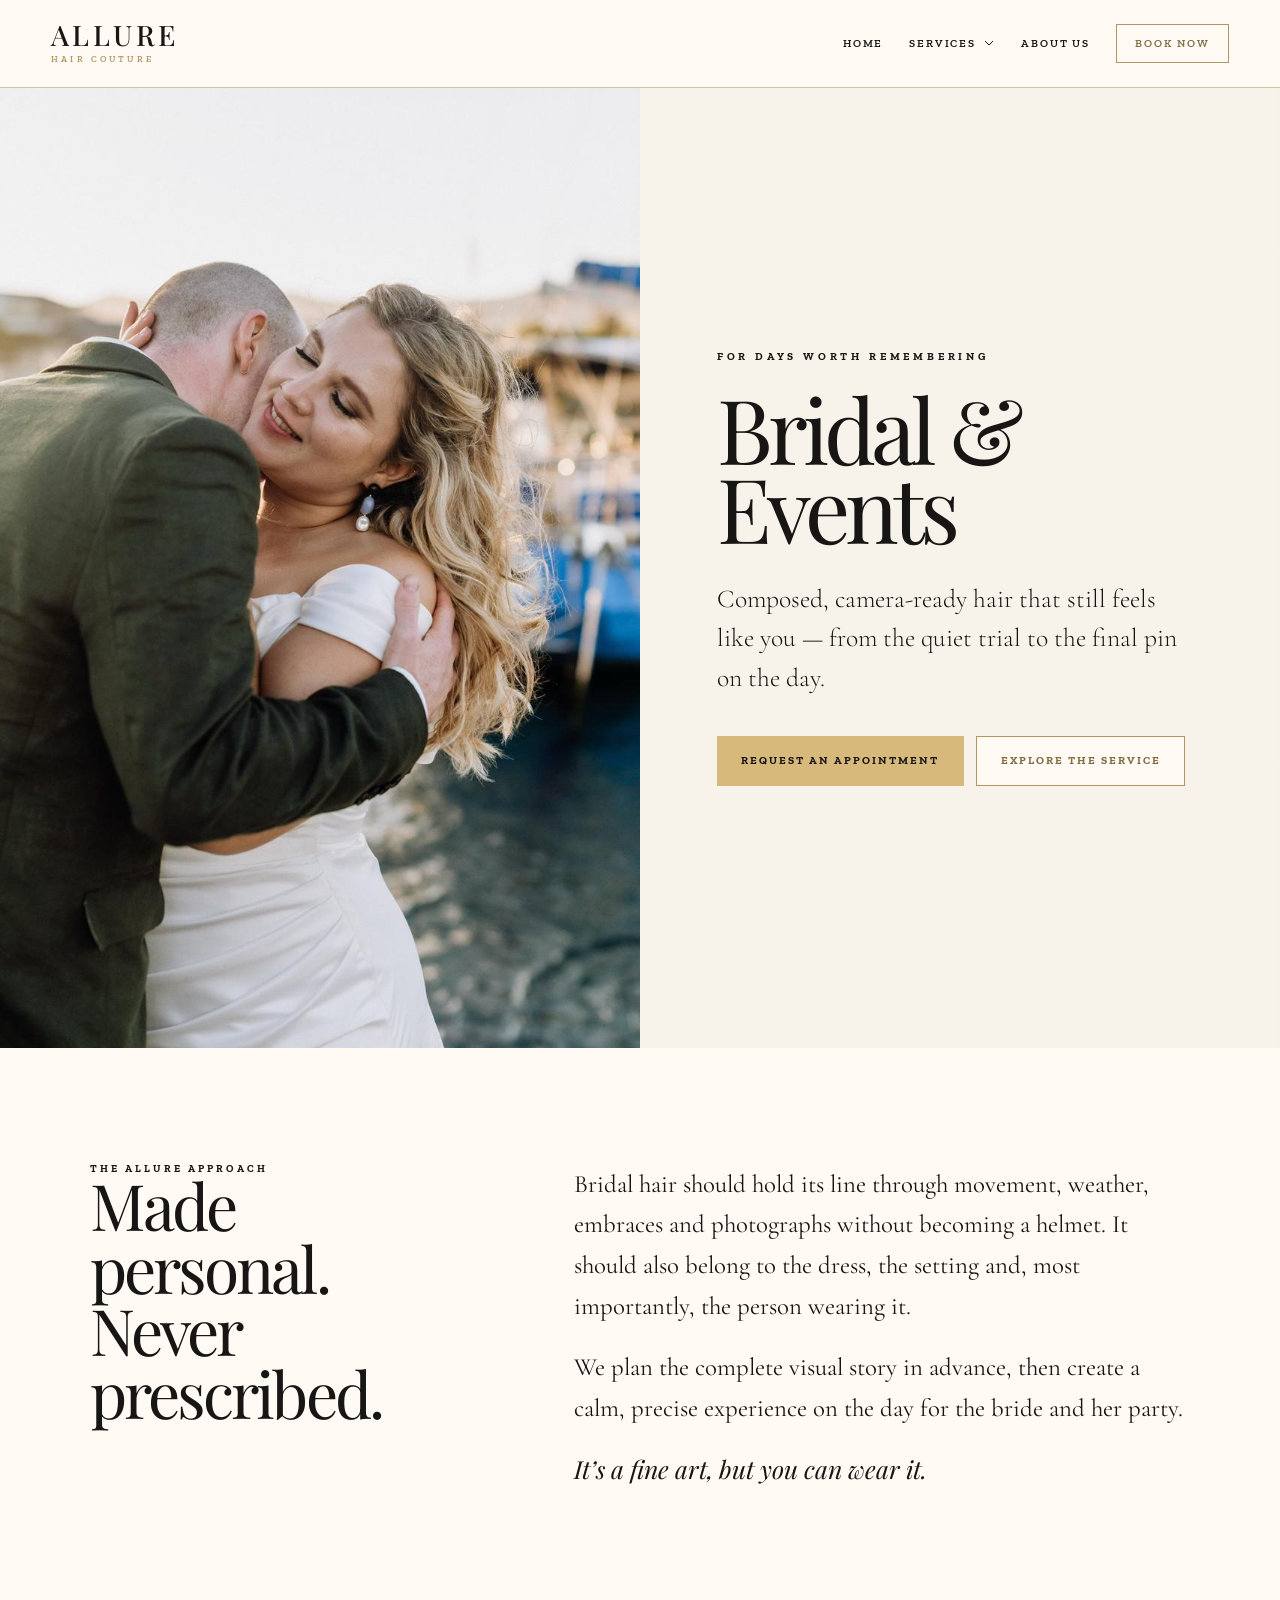
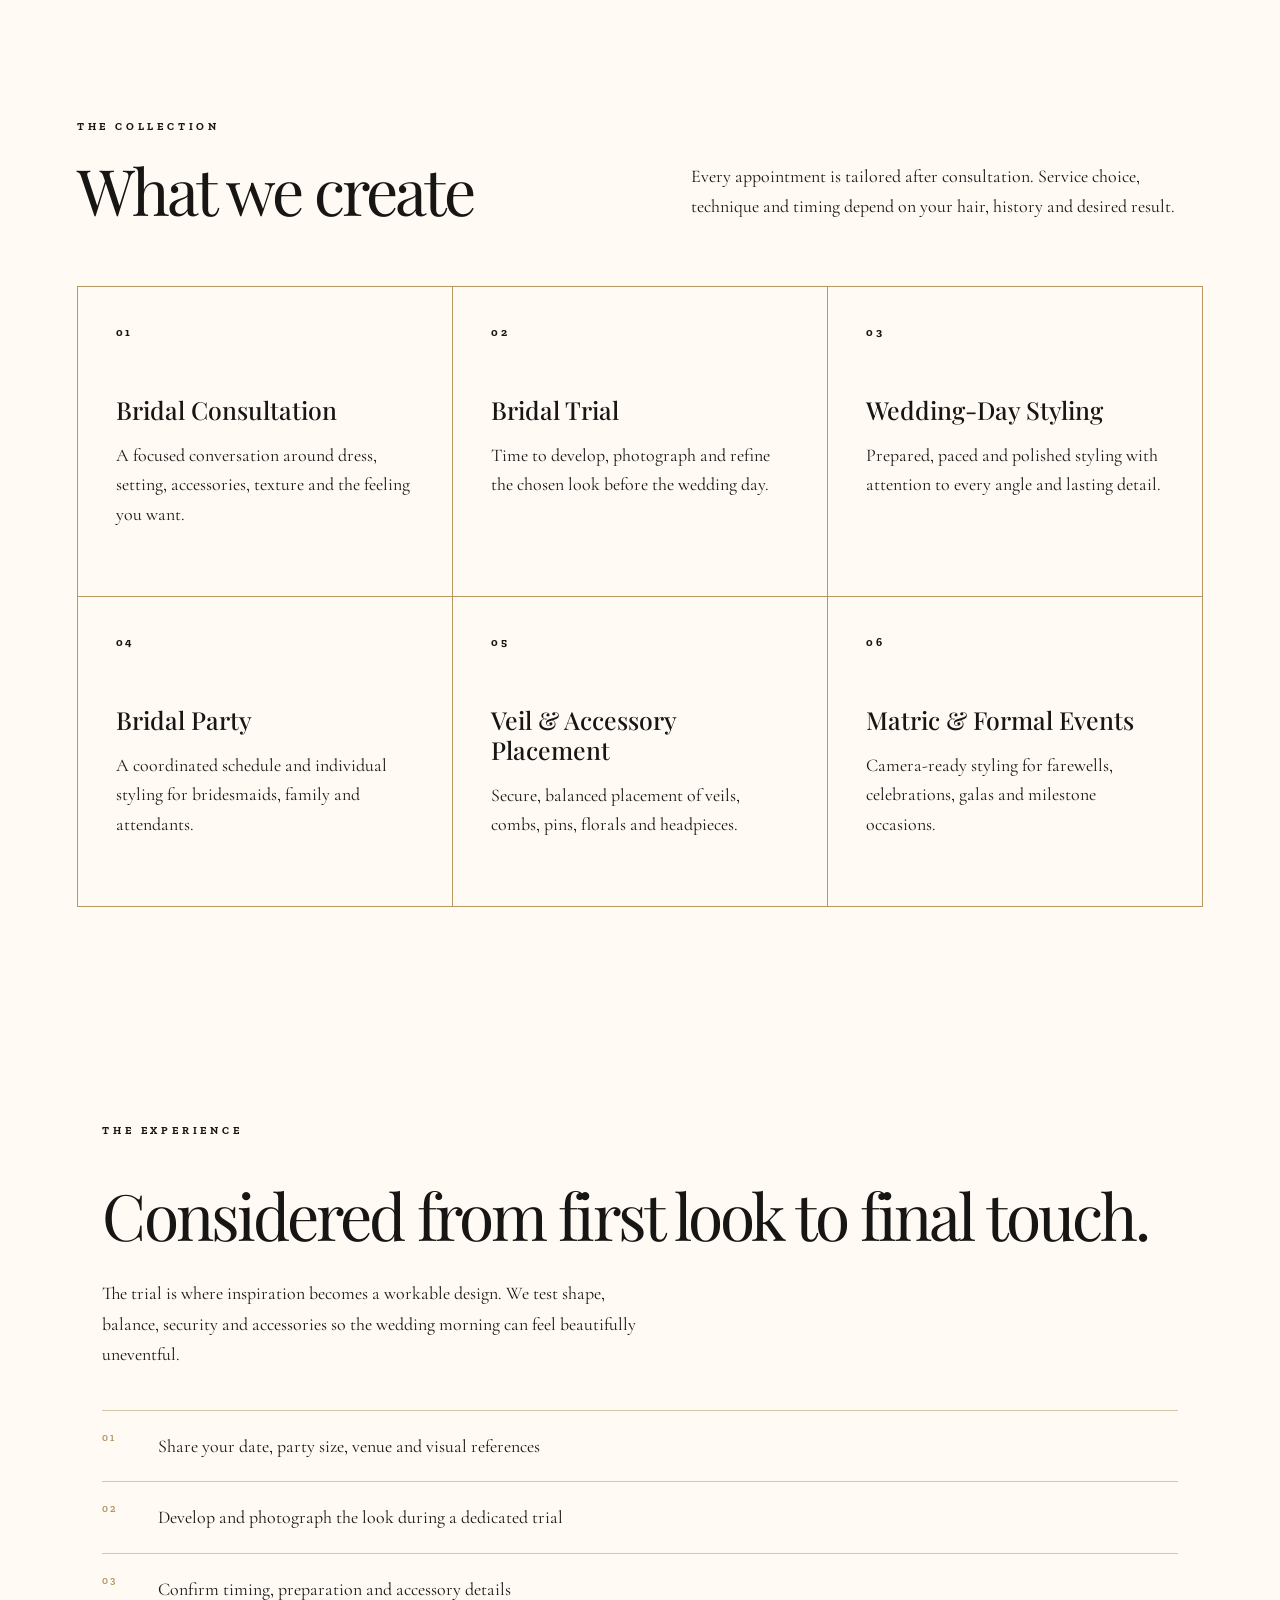
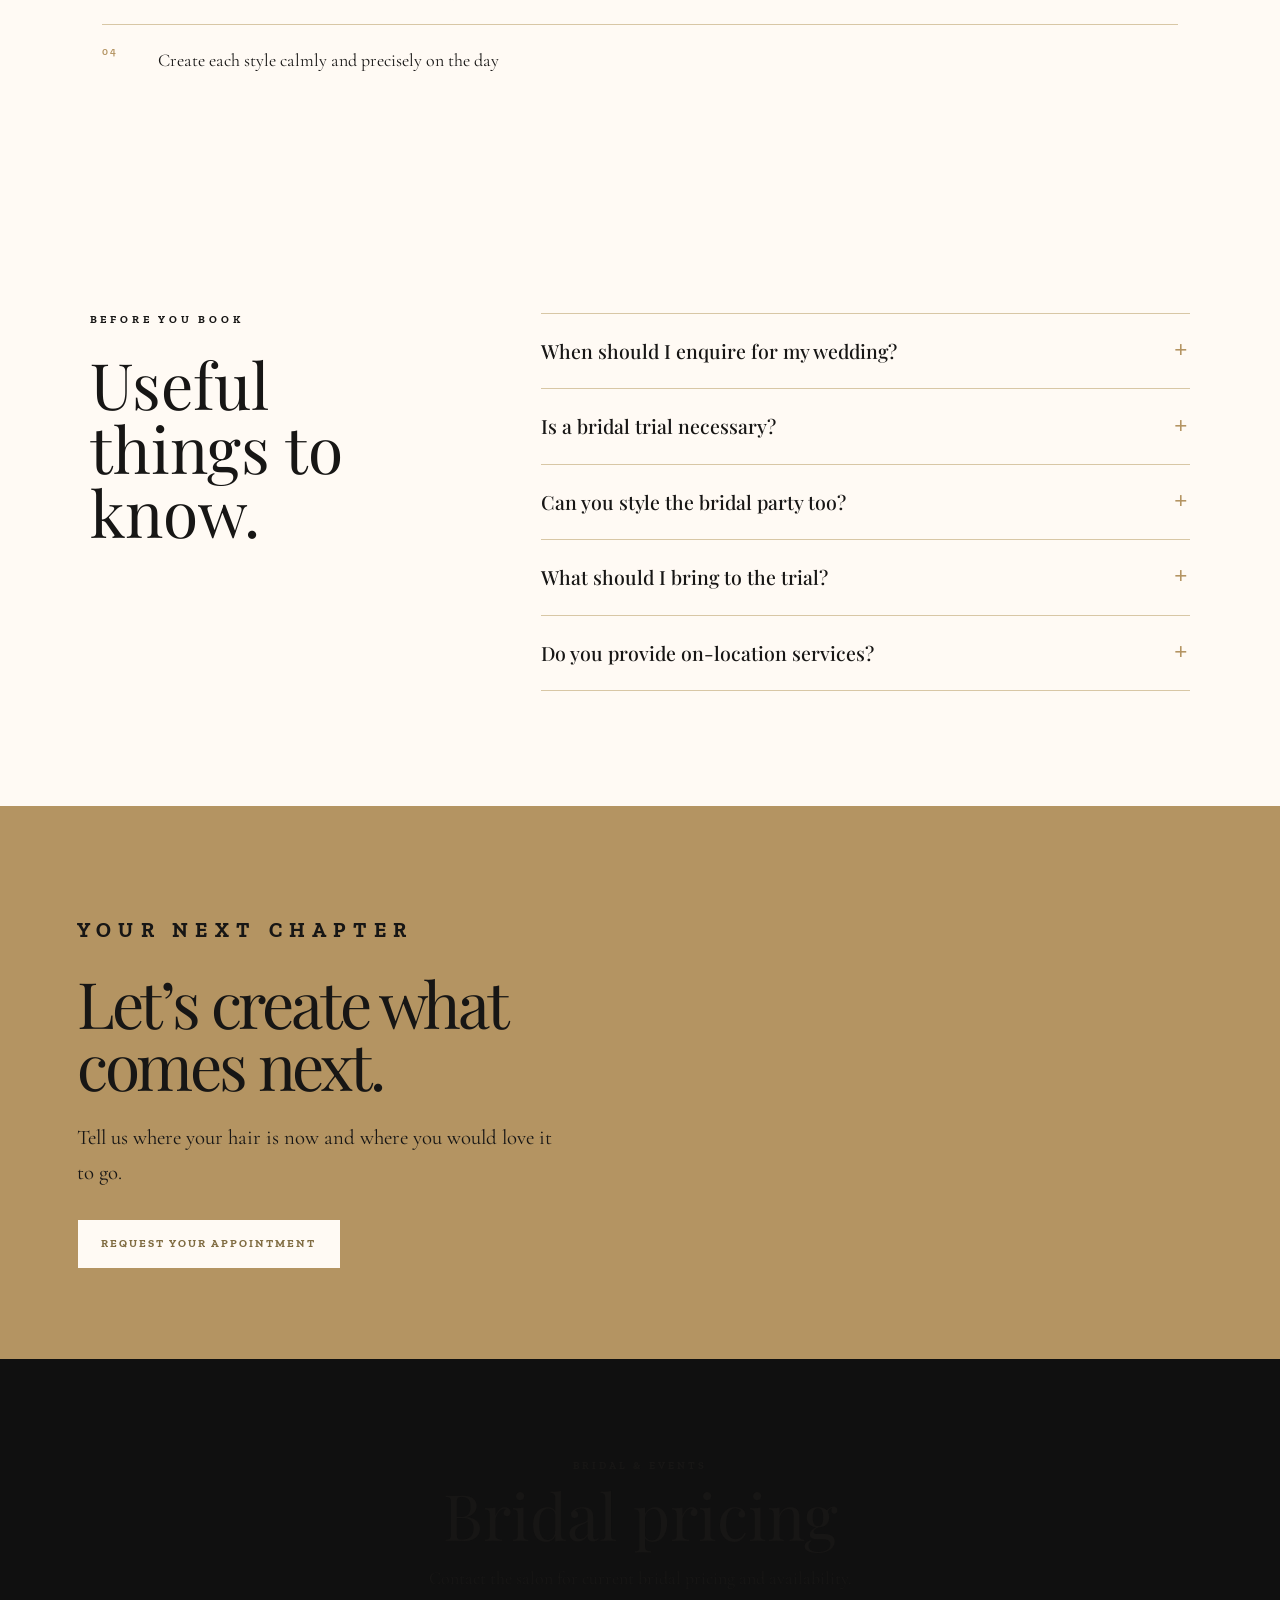
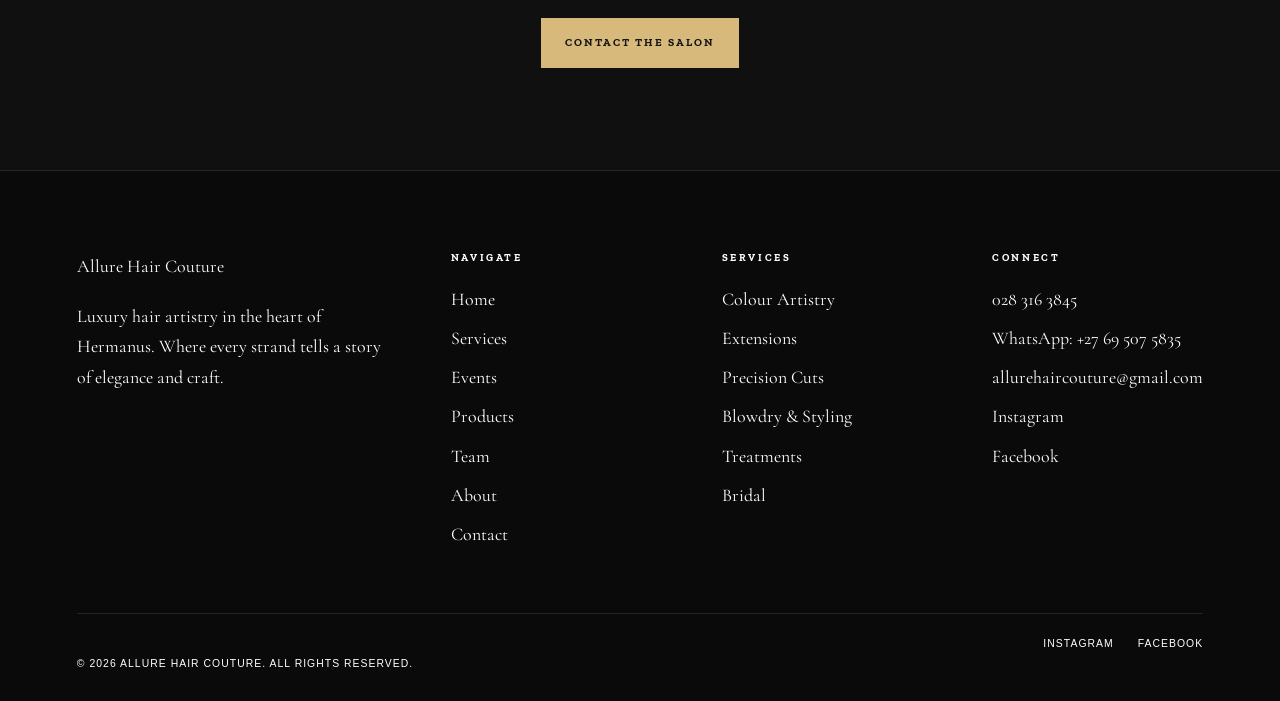
<file: bridal-events.html>
<!doctype html><html lang="en"><head><meta charset="utf-8"><meta name="viewport" content="width=device-width,initial-scale=1"><title>Bridal &amp; Events | Allure Hair Couture, Hermanus</title><meta name="description" content="Discover Bridal &amp; Events at Allure Hair Couture in Hermanus. Bespoke consultation, expert technique and a beautifully considered finish."><link rel="canonical" href="https://allurecouture.vercel.app/bridal-events.html"><link rel="stylesheet" href="service-pages.css"><link rel="stylesheet" href="site-navigation.css"><link rel="stylesheet" href="site-loader.css"></head><body class="site-scheme-1"><a class="skip-link" href="#main">Skip to content</a><nav class="site-nav" aria-label="Primary"><a class="site-brand" href="index.html">Allure <span>Hair Couture</span></a><ul class="site-links" id="siteLinks"><li><a href="index.html">Home</a></li><li class="has-services"><button class="services-toggle" type="button" aria-expanded="false" aria-controls="servicesMenu">Services <svg viewBox="0 0 12 12" aria-hidden="true"><path d="m2 4 4 4 4-4"/></svg></button><ul class="services-menu" id="servicesMenu"><li><a href="colour-artistry.html">Colour Artistry</a></li><li><a href="luxury-extensions.html">Luxury Extensions</a></li><li><a href="precision-cutting.html">Precision Cutting</a></li><li><a href="blowdry-styling.html">Blowdry & Styling</a></li><li><a href="treatments.html">Hair & Scalp Treatments</a></li><li><a href="bridal-events.html">Bridal & Events</a></li></ul></li><li><a href="about.html">About Us</a></li><li><a class="book-link" href="bookings.html">Book Now</a></li></ul><button class="site-menu-toggle" type="button" aria-label="Open menu" aria-expanded="false" aria-controls="siteLinks"><span></span><span></span><span></span></button></nav><main id="main"><section class="service-hero bridal-events-hero"><div class="service-hero-visual"><img class="service-hero-image" src="Media/Services/Bridal%20%26%20Events.jpeg" alt="Bridal and event hairstyling at Allure Hair Couture" fetchpriority="high"></div><div class="hero-copy"><p class="eyebrow">For days worth remembering</p><h1>Bridal &amp; Events</h1><p class="hero-lede">Composed, camera-ready hair that still feels like you — from the quiet trial to the final pin on the day.</p><div class="hero-actions"><a class="button gold" href="bookings.html?service=Bridal%20%26%20Events">Request an appointment</a><a class="button ghost" href="#details">Explore the service</a></div></div></section><section class="intro" id="details"><div class="intro-grid"><div class="reveal"><p class="section-mark">The Allure approach</p><h2>Made personal.<br>Never prescribed.</h2></div><div class="intro-copy reveal"><p>Bridal hair should hold its line through movement, weather, embraces and photographs without becoming a helmet. It should also belong to the dress, the setting and, most importantly, the person wearing it.</p><p>We plan the complete visual story in advance, then create a calm, precise experience on the day for the bride and her party.</p><p class="signature">It’s a fine art, but you can wear it.</p></div></div></section><section class="offerings"><div class="section-head reveal"><div><p class="eyebrow">The collection</p><h2 class="section-heading">What we create</h2></div><p>Every appointment is tailored after consultation. Service choice, technique and timing depend on your hair, history and desired result.</p></div><div class="offer-grid"><article class="offer-card reveal"><span class="offer-no">01</span><h3>Bridal Consultation</h3><p>A focused conversation around dress, setting, accessories, texture and the feeling you want.</p></article><article class="offer-card reveal"><span class="offer-no">02</span><h3>Bridal Trial</h3><p>Time to develop, photograph and refine the chosen look before the wedding day.</p></article><article class="offer-card reveal"><span class="offer-no">03</span><h3>Wedding-Day Styling</h3><p>Prepared, paced and polished styling with attention to every angle and lasting detail.</p></article><article class="offer-card reveal"><span class="offer-no">04</span><h3>Bridal Party</h3><p>A coordinated schedule and individual styling for bridesmaids, family and attendants.</p></article><article class="offer-card reveal"><span class="offer-no">05</span><h3>Veil &amp; Accessory Placement</h3><p>Secure, balanced placement of veils, combs, pins, florals and headpieces.</p></article><article class="offer-card reveal"><span class="offer-no">06</span><h3>Matric &amp; Formal Events</h3><p>Camera-ready styling for farewells, celebrations, galas and milestone occasions.</p></article></div></section><section class="experience"><div class="experience-copy reveal"><p class="eyebrow">The experience</p><h2>Considered from first look to final touch.</h2><p>The trial is where inspiration becomes a workable design. We test shape, balance, security and accessories so the wedding morning can feel beautifully uneventful.</p><ol class="steps"><li><strong>01</strong><span>Share your date, party size, venue and visual references</span></li><li><strong>02</strong><span>Develop and photograph the look during a dedicated trial</span></li><li><strong>03</strong><span>Confirm timing, preparation and accessory details</span></li><li><strong>04</strong><span>Create each style calmly and precisely on the day</span></li></ol></div></section><section class="faq"><div class="faq-grid"><div class="reveal"><p class="eyebrow">Before you book</p><h2>Useful things to know.</h2></div><div class="faq-list reveal"><div class="faq-item"><button class="faq-question" aria-expanded="false" aria-controls="faq-6-1" id="faq-button-6-1">When should I enquire for my wedding?</button><div class="faq-answer" id="faq-6-1" role="region" aria-labelledby="faq-button-6-1"><div><p>As early as possible, especially for Saturdays and peak wedding periods. Availability is only secured once arrangements are confirmed with the salon.</p></div></div></div><div class="faq-item"><button class="faq-question" aria-expanded="false" aria-controls="faq-6-2" id="faq-button-6-2">Is a bridal trial necessary?</button><div class="faq-answer" id="faq-6-2" role="region" aria-labelledby="faq-button-6-2"><div><p>It is strongly recommended. A trial confirms the shape, preparation, accessories and timing before the wedding day.</p></div></div></div><div class="faq-item"><button class="faq-question" aria-expanded="false" aria-controls="faq-6-3" id="faq-button-6-3">Can you style the bridal party too?</button><div class="faq-answer" id="faq-6-3" role="region" aria-labelledby="faq-button-6-3"><div><p>Yes, depending on party size, timing and team availability. Include everyone requiring styling in your initial enquiry.</p></div></div></div><div class="faq-item"><button class="faq-question" aria-expanded="false" aria-controls="faq-6-4" id="faq-button-6-4">What should I bring to the trial?</button><div class="faq-answer" id="faq-6-4" role="region" aria-labelledby="faq-button-6-4"><div><p>Bring your veil or hair accessories if available, dress and makeup references, and images that communicate both what you like and what you do not.</p></div></div></div><div class="faq-item"><button class="faq-question" aria-expanded="false" aria-controls="faq-6-5" id="faq-button-6-5">Do you provide on-location services?</button><div class="faq-answer" id="faq-6-5" role="region" aria-labelledby="faq-button-6-5"><div><p>Availability and travel arrangements should be discussed directly with the salon. Share the venue and required completion time in your enquiry.</p></div></div></div></div></div></section><section class="cta-band"><div class="cta-copy reveal"><p class="eyebrow">Your next chapter</p><h2>Let’s create what comes next.</h2><p>Tell us where your hair is now and where you would love it to go.</p><a class="button" href="bookings.html?service=Bridal%20%26%20Events">Request your appointment</a></div></section></main><footer class="footer"><div class="footer-grid"><div><a class="brand" href="index.html">Allure <span>Hair Couture</span></a><p>Luxury hair artistry in the heart of Hermanus. Every service considered, every detail intentional.</p></div><div><h4>Visit</h4><ul><li>1 Village Lane, Shop 5 Hemel &amp; Aarde Village</li><li><a href="tel:0283163845">028 316 3845</a></li><li><a href="https://wa.me/27695075835">WhatsApp: +27 69 507 5835</a></li><li><a href="mailto:allurehaircouture@gmail.com">Email the salon</a></li></ul></div><div><h4>Hours</h4><ul><li>Monday–Friday: 8am–5pm</li><li>Saturday: 8am–1pm</li><li>Sunday: Closed</li></ul></div></div><div class="footer-bottom">© 2026 Allure Hair Couture<span>Hermanus · South Africa</span></div></footer><script src="site-navigation.js" defer></script><script src="site-loader.js" defer></script><script src="service-pages.js" defer></script></script></body></html>
</file>
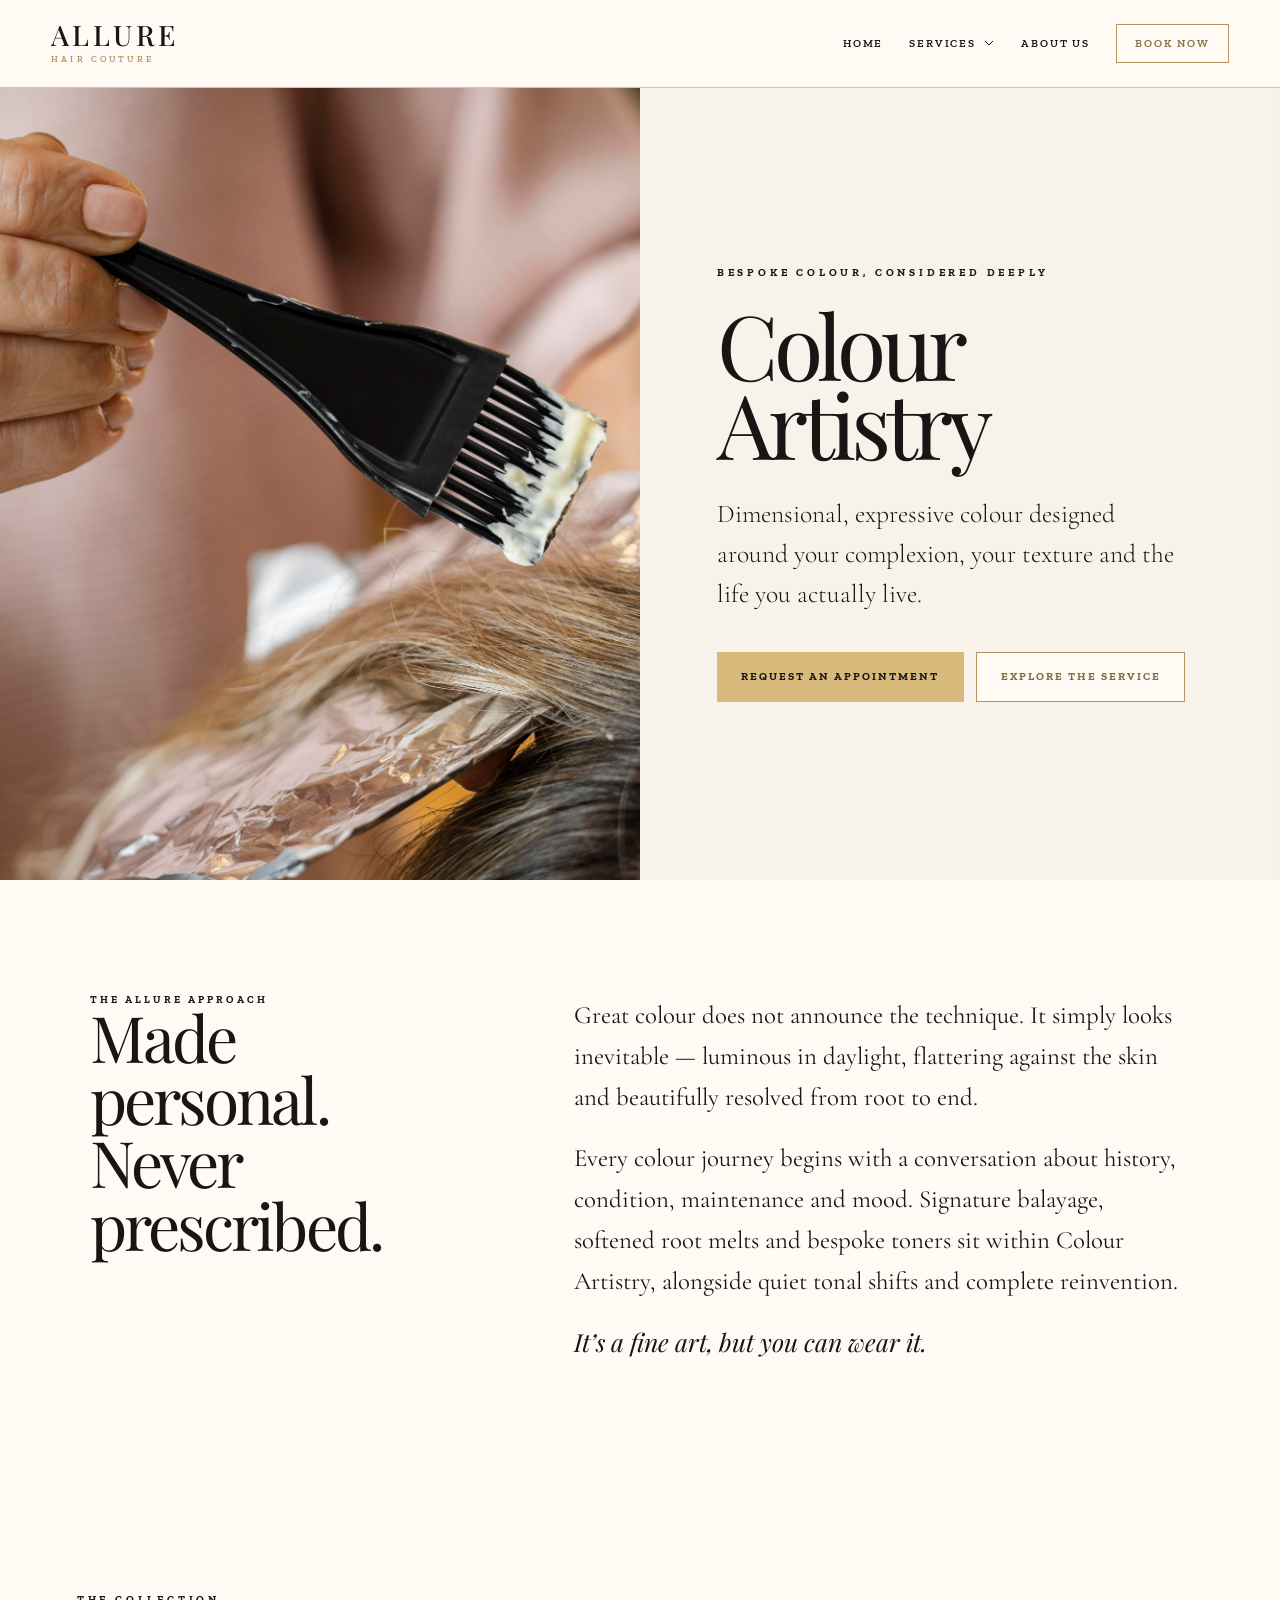
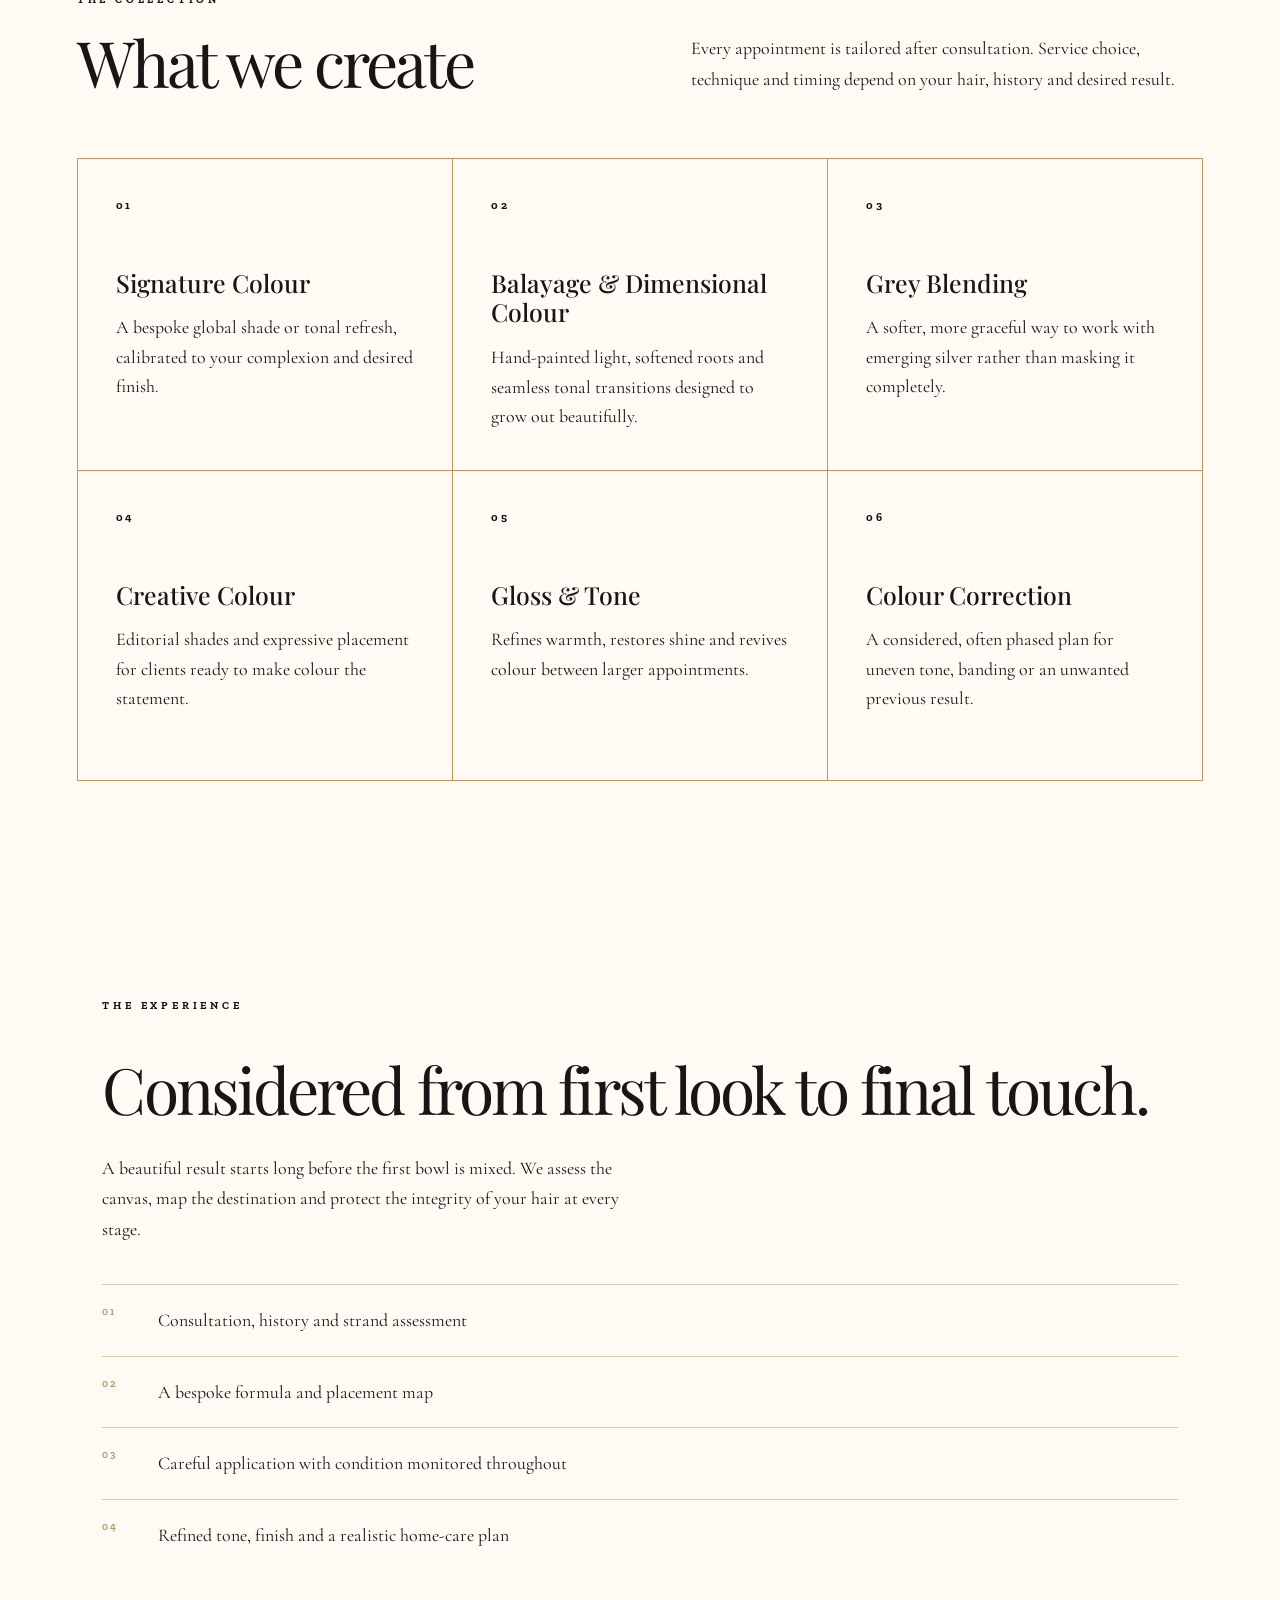
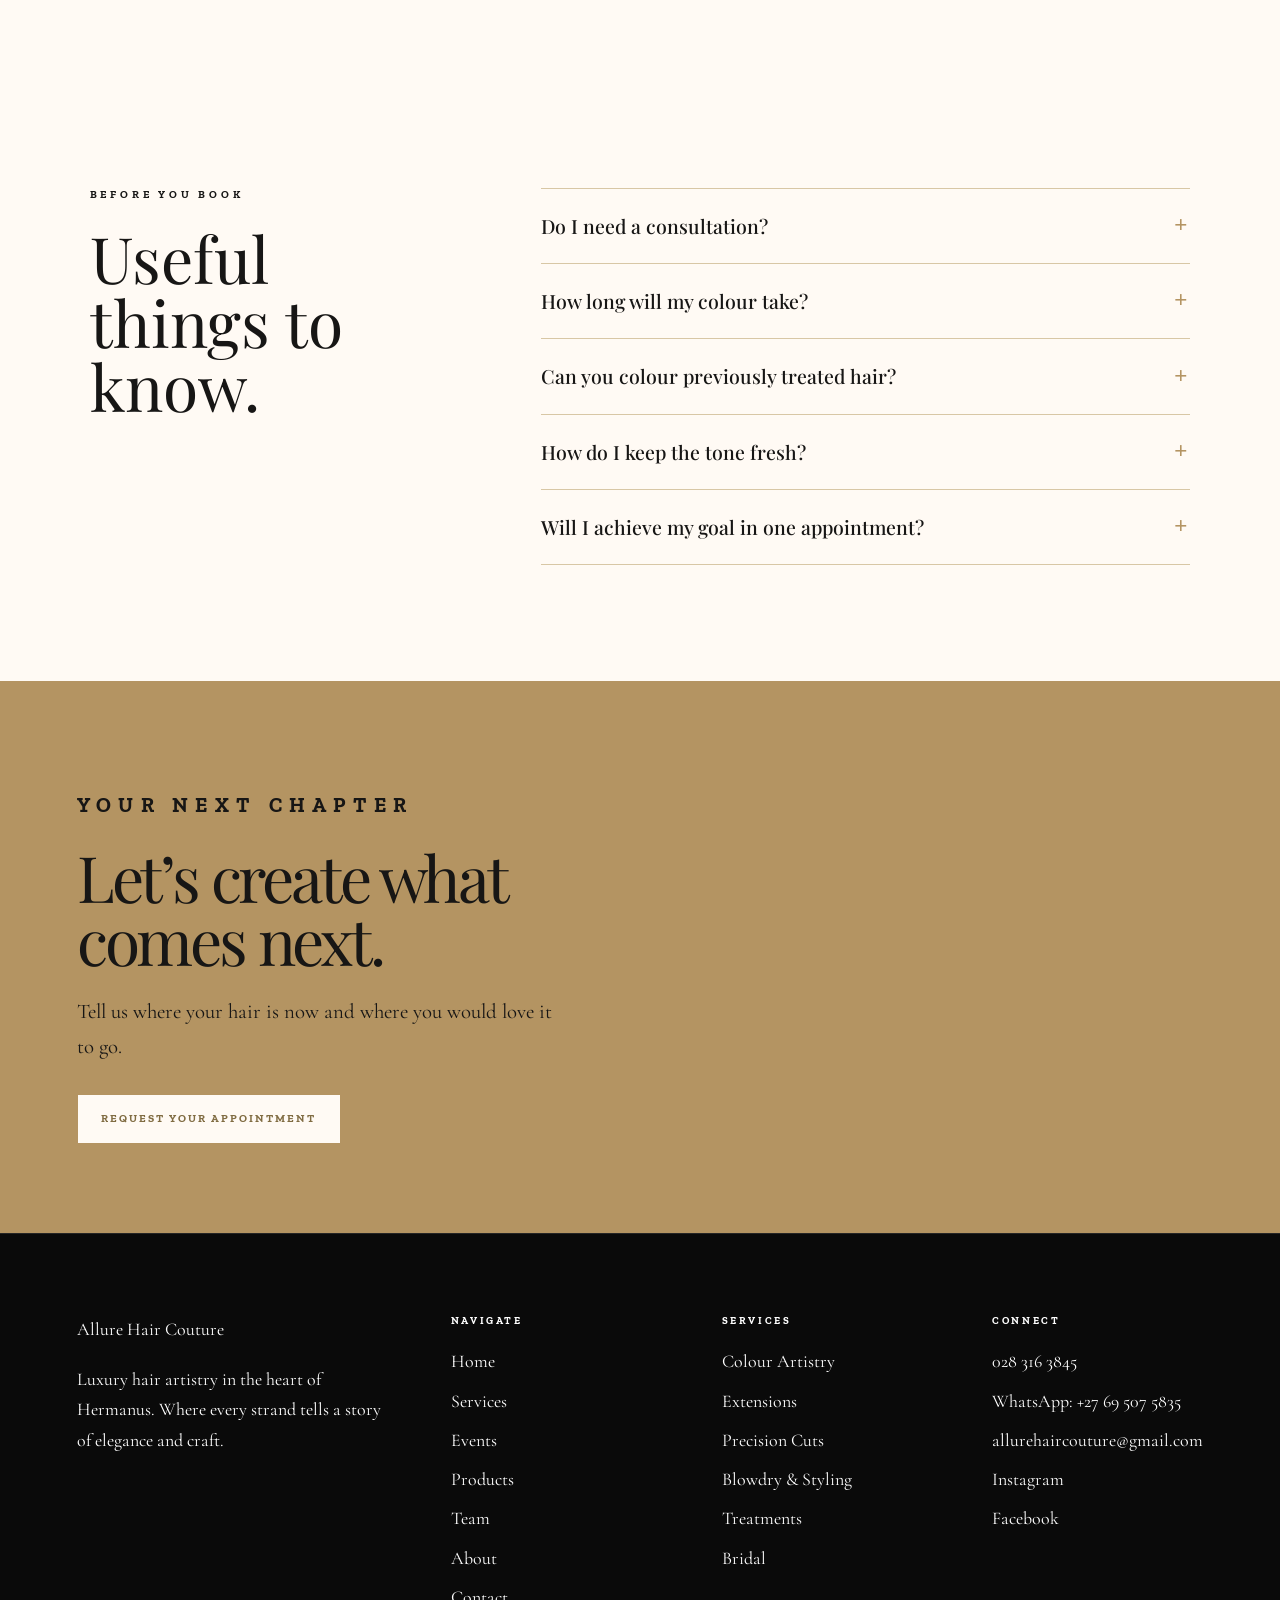
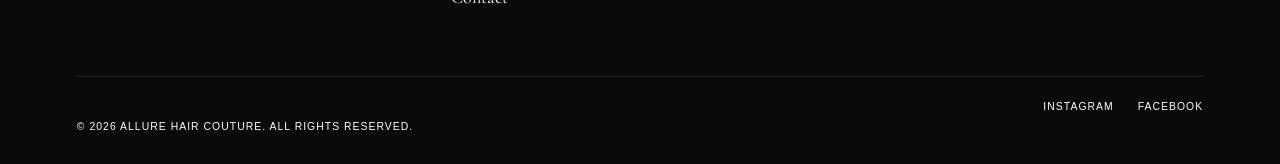
<file: colour-artistry.html>
<!doctype html><html lang="en"><head><meta charset="utf-8"><meta name="viewport" content="width=device-width,initial-scale=1"><title>Colour Artistry | Allure Hair Couture, Hermanus</title><meta name="description" content="Discover Colour Artistry at Allure Hair Couture in Hermanus. Bespoke consultation, expert technique and a beautifully considered finish."><link rel="canonical" href="https://allurecouture.vercel.app/colour-artistry.html"><link rel="stylesheet" href="service-pages.css"><link rel="stylesheet" href="site-navigation.css"><link rel="stylesheet" href="site-loader.css"></head><body class="site-scheme-1"><a class="skip-link" href="#main">Skip to content</a><nav class="site-nav" aria-label="Primary"><a class="site-brand" href="index.html">Allure <span>Hair Couture</span></a><ul class="site-links" id="siteLinks"><li><a href="index.html">Home</a></li><li class="has-services"><button class="services-toggle" type="button" aria-expanded="false" aria-controls="servicesMenu">Services <svg viewBox="0 0 12 12" aria-hidden="true"><path d="m2 4 4 4 4-4"/></svg></button><ul class="services-menu" id="servicesMenu"><li><a href="colour-artistry.html">Colour Artistry</a></li><li><a href="luxury-extensions.html">Luxury Extensions</a></li><li><a href="precision-cutting.html">Precision Cutting</a></li><li><a href="blowdry-styling.html">Blowdry & Styling</a></li><li><a href="treatments.html">Hair & Scalp Treatments</a></li><li><a href="bridal-events.html">Bridal & Events</a></li></ul></li><li><a href="about.html">About Us</a></li><li><a class="book-link" href="bookings.html">Book Now</a></li></ul><button class="site-menu-toggle" type="button" aria-label="Open menu" aria-expanded="false" aria-controls="siteLinks"><span></span><span></span><span></span></button></nav><main id="main"><section class="service-hero colour-artistry-hero"><div class="service-hero-visual"><img class="service-hero-image" src="Media/Services/Hair%20Colouring.jpg" alt="Hair colouring service at Allure Hair Couture" fetchpriority="high"></div><div class="hero-copy"><p class="eyebrow">Bespoke colour, considered deeply</p><h1>Colour Artistry</h1><p class="hero-lede">Dimensional, expressive colour designed around your complexion, your texture and the life you actually live.</p><div class="hero-actions"><a class="button gold" href="bookings.html?service=Colour%20Artistry">Request an appointment</a><a class="button ghost" href="#details">Explore the service</a></div></div></section><section class="intro" id="details"><div class="intro-grid"><div class="reveal"><p class="section-mark">The Allure approach</p><h2>Made personal.<br>Never prescribed.</h2></div><div class="intro-copy reveal"><p>Great colour does not announce the technique. It simply looks inevitable — luminous in daylight, flattering against the skin and beautifully resolved from root to end.</p><p>Every colour journey begins with a conversation about history, condition, maintenance and mood. Signature balayage, softened root melts and bespoke toners sit within Colour Artistry, alongside quiet tonal shifts and complete reinvention.</p><p class="signature">It’s a fine art, but you can wear it.</p></div></div></section><section class="offerings"><div class="section-head reveal"><div><p class="eyebrow">The collection</p><h2 class="section-heading">What we create</h2></div><p>Every appointment is tailored after consultation. Service choice, technique and timing depend on your hair, history and desired result.</p></div><div class="offer-grid"><article class="offer-card reveal"><span class="offer-no">01</span><h3>Signature Colour</h3><p>A bespoke global shade or tonal refresh, calibrated to your complexion and desired finish.</p></article><article class="offer-card reveal"><span class="offer-no">02</span><h3>Balayage &amp; Dimensional Colour</h3><p>Hand-painted light, softened roots and seamless tonal transitions designed to grow out beautifully.</p></article><article class="offer-card reveal"><span class="offer-no">03</span><h3>Grey Blending</h3><p>A softer, more graceful way to work with emerging silver rather than masking it completely.</p></article><article class="offer-card reveal"><span class="offer-no">04</span><h3>Creative Colour</h3><p>Editorial shades and expressive placement for clients ready to make colour the statement.</p></article><article class="offer-card reveal"><span class="offer-no">05</span><h3>Gloss &amp; Tone</h3><p>Refines warmth, restores shine and revives colour between larger appointments.</p></article><article class="offer-card reveal"><span class="offer-no">06</span><h3>Colour Correction</h3><p>A considered, often phased plan for uneven tone, banding or an unwanted previous result.</p></article></div></section><section class="experience"><div class="experience-copy reveal"><p class="eyebrow">The experience</p><h2>Considered from first look to final touch.</h2><p>A beautiful result starts long before the first bowl is mixed. We assess the canvas, map the destination and protect the integrity of your hair at every stage.</p><ol class="steps"><li><strong>01</strong><span>Consultation, history and strand assessment</span></li><li><strong>02</strong><span>A bespoke formula and placement map</span></li><li><strong>03</strong><span>Careful application with condition monitored throughout</span></li><li><strong>04</strong><span>Refined tone, finish and a realistic home-care plan</span></li></ol></div></section><section class="faq"><div class="faq-grid"><div class="reveal"><p class="eyebrow">Before you book</p><h2>Useful things to know.</h2></div><div class="faq-list reveal"><div class="faq-item"><button class="faq-question" aria-expanded="false" aria-controls="faq-1-1" id="faq-button-1-1">Do I need a consultation?</button><div class="faq-answer" id="faq-1-1" role="region" aria-labelledby="faq-button-1-1"><div><p>For transformations, corrections and first-time colour clients, yes. It allows us to assess condition, history and what is realistically achievable.</p></div></div></div><div class="faq-item"><button class="faq-question" aria-expanded="false" aria-controls="faq-1-2" id="faq-button-1-2">How long will my colour take?</button><div class="faq-answer" id="faq-1-2" role="region" aria-labelledby="faq-button-1-2"><div><p>Timing depends on your starting point and chosen technique. Dimensional or corrective work requires more time than a root refresh; the salon will confirm this with your booking.</p></div></div></div><div class="faq-item"><button class="faq-question" aria-expanded="false" aria-controls="faq-1-3" id="faq-button-1-3">Can you colour previously treated hair?</button><div class="faq-answer" id="faq-1-3" role="region" aria-labelledby="faq-button-1-3"><div><p>Usually, but previous colour and chemical services affect the plan. Please share your full history so we can choose the safest route.</p></div></div></div><div class="faq-item"><button class="faq-question" aria-expanded="false" aria-controls="faq-1-4" id="faq-button-1-4">How do I keep the tone fresh?</button><div class="faq-answer" id="faq-1-4" role="region" aria-labelledby="faq-button-1-4"><div><p>Professional home care, heat protection and correctly timed gloss or toner appointments help preserve shine and tonal balance.</p></div></div></div><div class="faq-item"><button class="faq-question" aria-expanded="false" aria-controls="faq-1-5" id="faq-button-1-5">Will I achieve my goal in one appointment?</button><div class="faq-answer" id="faq-1-5" role="region" aria-labelledby="faq-button-1-5"><div><p>Sometimes. Significant lightening or correction may need several carefully paced sessions to protect the hair.</p></div></div></div></div></div></section><section class="cta-band"><div class="cta-copy reveal"><p class="eyebrow">Your next chapter</p><h2>Let’s create what comes next.</h2><p>Tell us where your hair is now and where you would love it to go.</p><a class="button" href="bookings.html?service=Colour%20Artistry">Request your appointment</a></div></section></main><footer class="footer"><div class="footer-grid"><div><a class="brand" href="index.html">Allure <span>Hair Couture</span></a><p>Luxury hair artistry in the heart of Hermanus. Every service considered, every detail intentional.</p></div><div><h4>Visit</h4><ul><li>1 Village Lane, Shop 5 Hemel &amp; Aarde Village</li><li><a href="tel:0283163845">028 316 3845</a></li><li><a href="https://wa.me/27695075835">WhatsApp: +27 69 507 5835</a></li><li><a href="mailto:allurehaircouture@gmail.com">Email the salon</a></li></ul></div><div><h4>Hours</h4><ul><li>Monday–Friday: 8am–5pm</li><li>Saturday: 8am–1pm</li><li>Sunday: Closed</li></ul></div></div><div class="footer-bottom">© 2026 Allure Hair Couture<span>Hermanus · South Africa</span></div></footer><script src="site-navigation.js" defer></script><script src="site-loader.js" defer></script><script src="service-pages.js" defer></script></script></body></html>
</file>
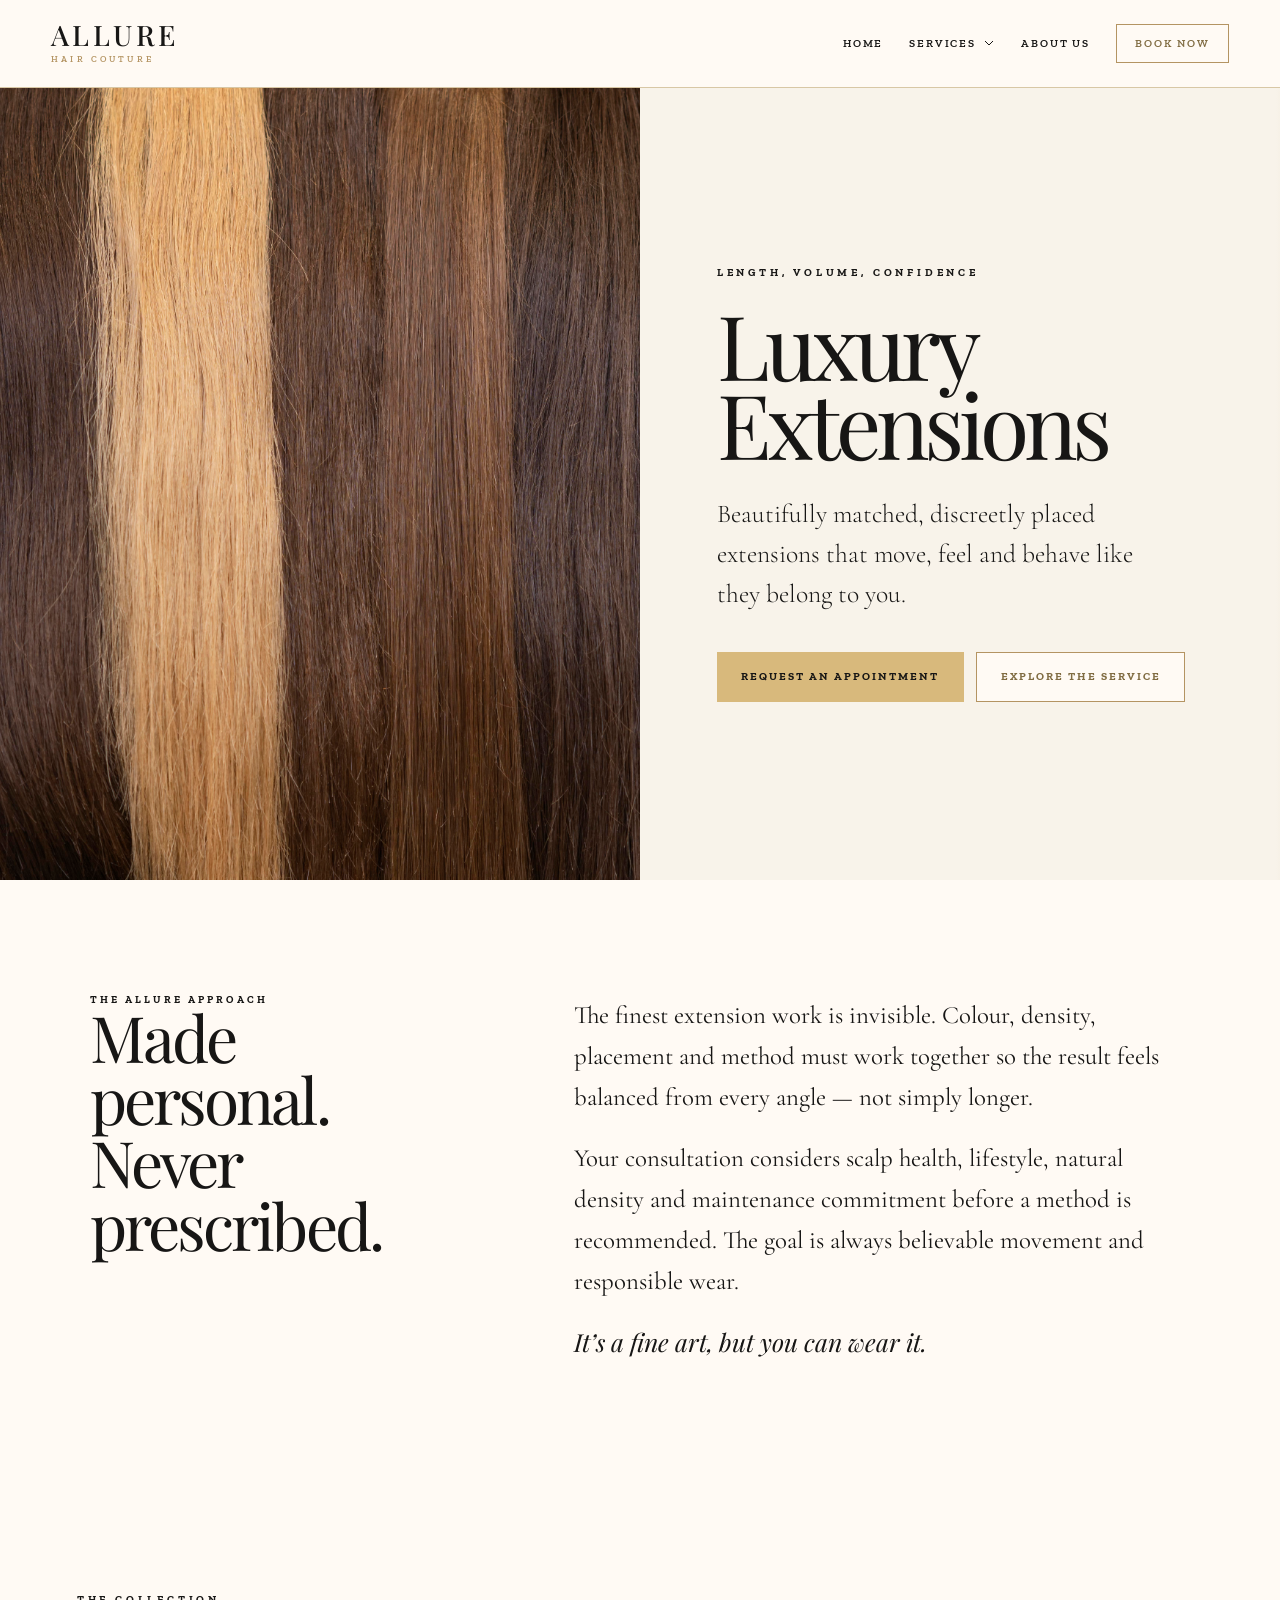
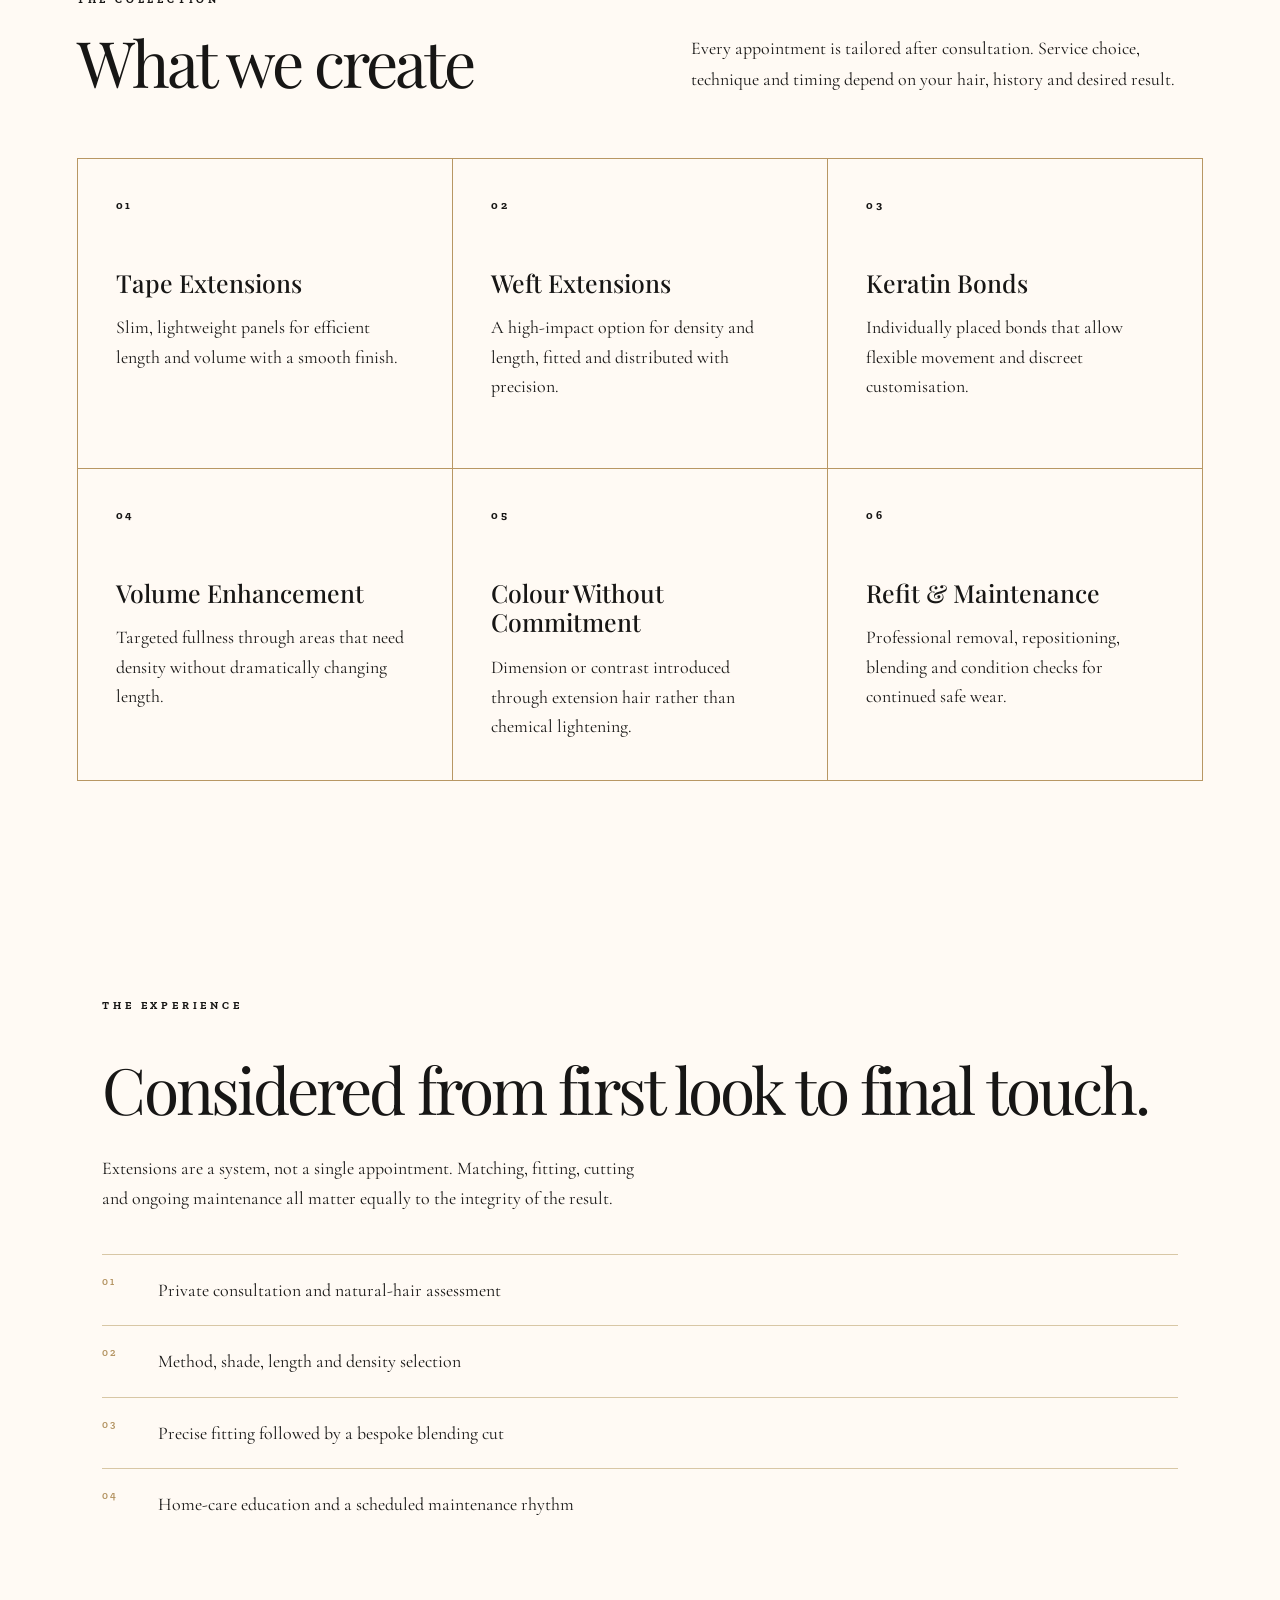
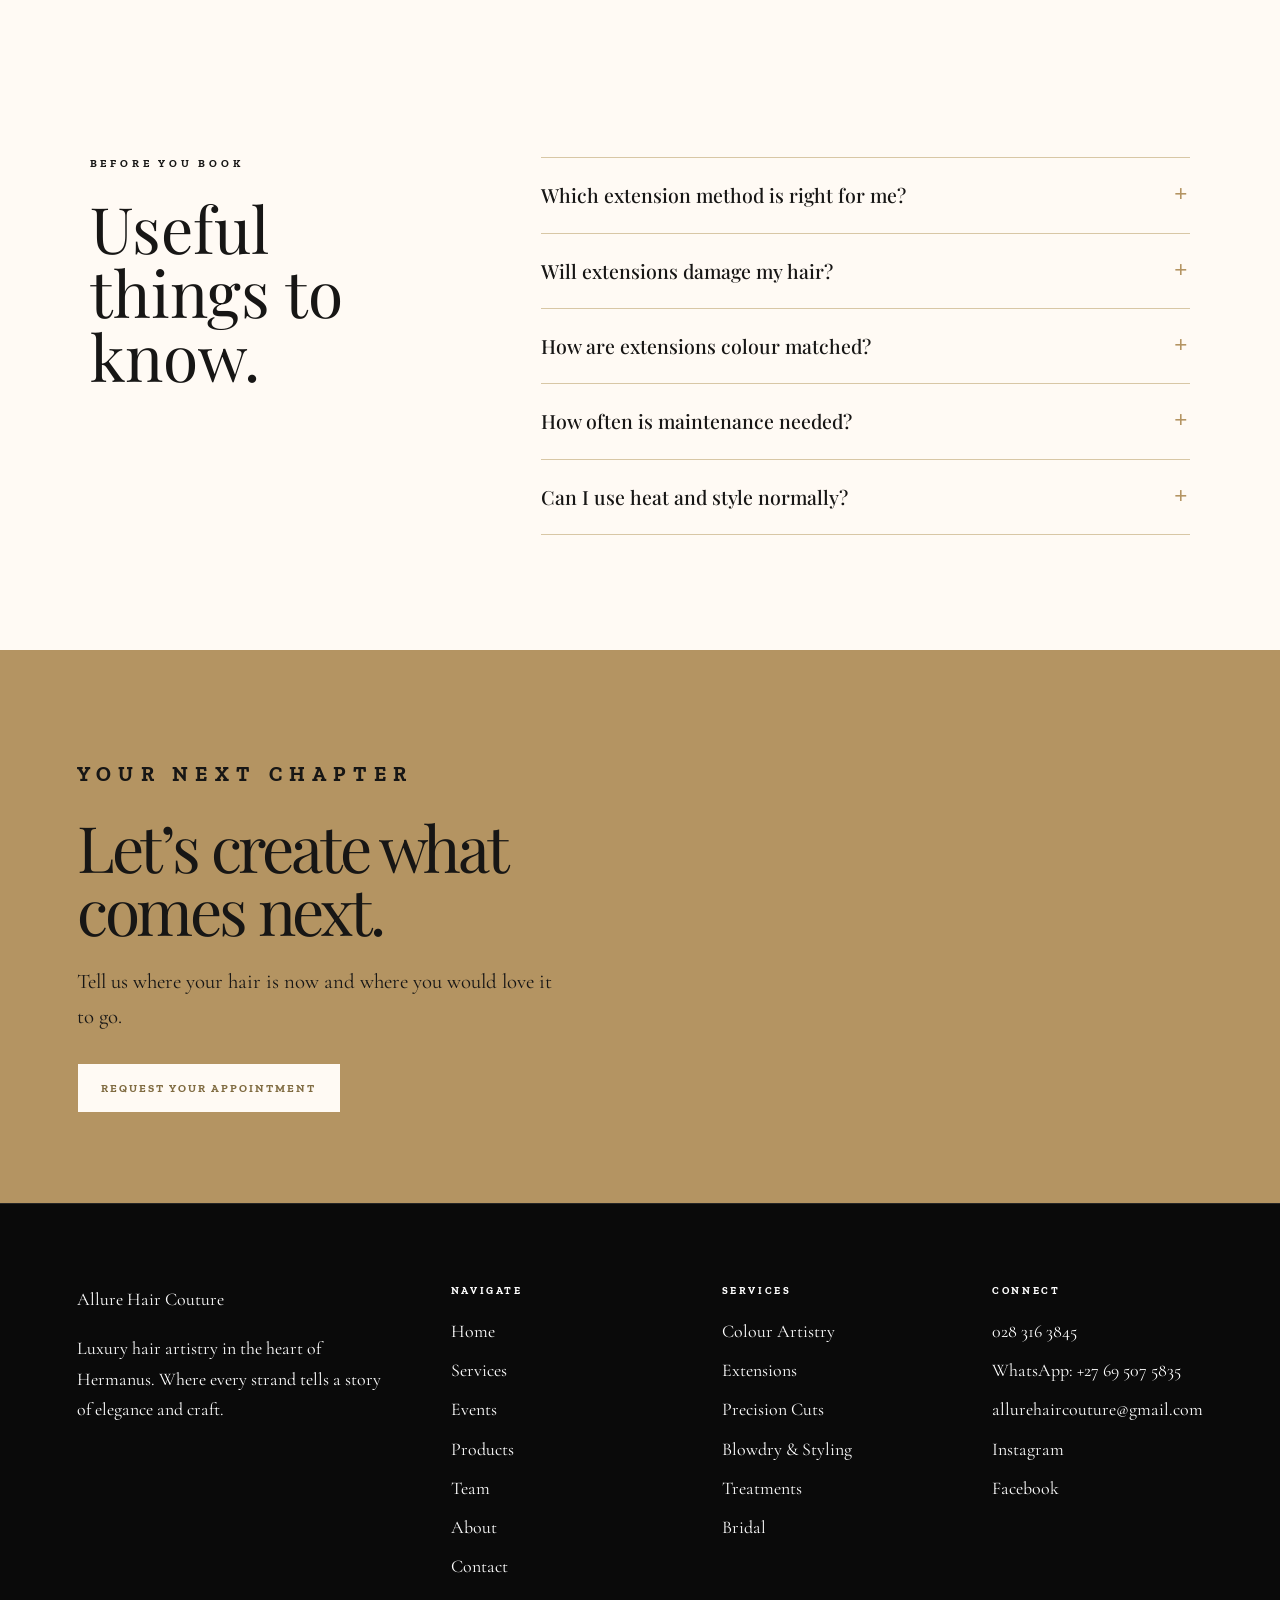
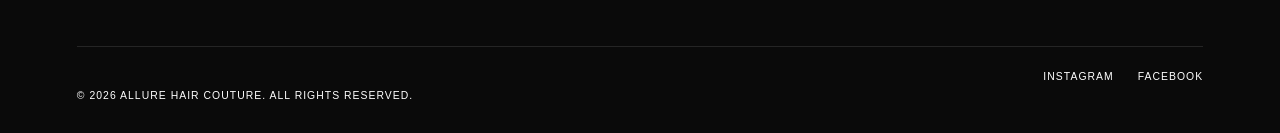
<file: luxury-extensions.html>
<!doctype html><html lang="en"><head><meta charset="utf-8"><meta name="viewport" content="width=device-width,initial-scale=1"><title>Luxury Extensions | Allure Hair Couture, Hermanus</title><meta name="description" content="Discover Luxury Extensions at Allure Hair Couture in Hermanus. Bespoke consultation, expert technique and a beautifully considered finish."><link rel="canonical" href="https://allurecouture.vercel.app/luxury-extensions.html"><link rel="stylesheet" href="service-pages.css"><link rel="stylesheet" href="site-navigation.css"><link rel="stylesheet" href="site-loader.css"></head><body class="site-scheme-1"><a class="skip-link" href="#main">Skip to content</a><nav class="site-nav" aria-label="Primary"><a class="site-brand" href="index.html">Allure <span>Hair Couture</span></a><ul class="site-links" id="siteLinks"><li><a href="index.html">Home</a></li><li class="has-services"><button class="services-toggle" type="button" aria-expanded="false" aria-controls="servicesMenu">Services <svg viewBox="0 0 12 12" aria-hidden="true"><path d="m2 4 4 4 4-4"/></svg></button><ul class="services-menu" id="servicesMenu"><li><a href="colour-artistry.html">Colour Artistry</a></li><li><a href="luxury-extensions.html">Luxury Extensions</a></li><li><a href="precision-cutting.html">Precision Cutting</a></li><li><a href="blowdry-styling.html">Blowdry & Styling</a></li><li><a href="treatments.html">Hair & Scalp Treatments</a></li><li><a href="bridal-events.html">Bridal & Events</a></li></ul></li><li><a href="about.html">About Us</a></li><li><a class="book-link" href="bookings.html">Book Now</a></li></ul><button class="site-menu-toggle" type="button" aria-label="Open menu" aria-expanded="false" aria-controls="siteLinks"><span></span><span></span><span></span></button></nav><main id="main"><section class="service-hero luxury-extensions-hero"><div class="service-hero-visual"><img class="service-hero-image" src="Media/Services/Luxury%20Extensions.jpg" alt="Luxury hair extensions at Allure Hair Couture" fetchpriority="high"></div><div class="hero-copy"><p class="eyebrow">Length, volume, confidence</p><h1>Luxury Extensions</h1><p class="hero-lede">Beautifully matched, discreetly placed extensions that move, feel and behave like they belong to you.</p><div class="hero-actions"><a class="button gold" href="bookings.html?service=Luxury%20Extensions">Request an appointment</a><a class="button ghost" href="#details">Explore the service</a></div></div></section><section class="intro" id="details"><div class="intro-grid"><div class="reveal"><p class="section-mark">The Allure approach</p><h2>Made personal.<br>Never prescribed.</h2></div><div class="intro-copy reveal"><p>The finest extension work is invisible. Colour, density, placement and method must work together so the result feels balanced from every angle — not simply longer.</p><p>Your consultation considers scalp health, lifestyle, natural density and maintenance commitment before a method is recommended. The goal is always believable movement and responsible wear.</p><p class="signature">It’s a fine art, but you can wear it.</p></div></div></section><section class="offerings"><div class="section-head reveal"><div><p class="eyebrow">The collection</p><h2 class="section-heading">What we create</h2></div><p>Every appointment is tailored after consultation. Service choice, technique and timing depend on your hair, history and desired result.</p></div><div class="offer-grid"><article class="offer-card reveal"><span class="offer-no">01</span><h3>Tape Extensions</h3><p>Slim, lightweight panels for efficient length and volume with a smooth finish.</p></article><article class="offer-card reveal"><span class="offer-no">02</span><h3>Weft Extensions</h3><p>A high-impact option for density and length, fitted and distributed with precision.</p></article><article class="offer-card reveal"><span class="offer-no">03</span><h3>Keratin Bonds</h3><p>Individually placed bonds that allow flexible movement and discreet customisation.</p></article><article class="offer-card reveal"><span class="offer-no">04</span><h3>Volume Enhancement</h3><p>Targeted fullness through areas that need density without dramatically changing length.</p></article><article class="offer-card reveal"><span class="offer-no">05</span><h3>Colour Without Commitment</h3><p>Dimension or contrast introduced through extension hair rather than chemical lightening.</p></article><article class="offer-card reveal"><span class="offer-no">06</span><h3>Refit &amp; Maintenance</h3><p>Professional removal, repositioning, blending and condition checks for continued safe wear.</p></article></div></section><section class="experience"><div class="experience-copy reveal"><p class="eyebrow">The experience</p><h2>Considered from first look to final touch.</h2><p>Extensions are a system, not a single appointment. Matching, fitting, cutting and ongoing maintenance all matter equally to the integrity of the result.</p><ol class="steps"><li><strong>01</strong><span>Private consultation and natural-hair assessment</span></li><li><strong>02</strong><span>Method, shade, length and density selection</span></li><li><strong>03</strong><span>Precise fitting followed by a bespoke blending cut</span></li><li><strong>04</strong><span>Home-care education and a scheduled maintenance rhythm</span></li></ol></div></section><section class="faq"><div class="faq-grid"><div class="reveal"><p class="eyebrow">Before you book</p><h2>Useful things to know.</h2></div><div class="faq-list reveal"><div class="faq-item"><button class="faq-question" aria-expanded="false" aria-controls="faq-2-1" id="faq-button-2-1">Which extension method is right for me?</button><div class="faq-answer" id="faq-2-1" role="region" aria-labelledby="faq-button-2-1"><div><p>That depends on your density, scalp, lifestyle, goal and maintenance preference. A consultation is required before ordering or fitting hair.</p></div></div></div><div class="faq-item"><button class="faq-question" aria-expanded="false" aria-controls="faq-2-2" id="faq-button-2-2">Will extensions damage my hair?</button><div class="faq-answer" id="faq-2-2" role="region" aria-labelledby="faq-button-2-2"><div><p>Correct selection, placement, home care and timely professional maintenance are essential. We will not recommend a method that is unsuitable for your hair.</p></div></div></div><div class="faq-item"><button class="faq-question" aria-expanded="false" aria-controls="faq-2-3" id="faq-button-2-3">How are extensions colour matched?</button><div class="faq-answer" id="faq-2-3" role="region" aria-labelledby="faq-button-2-3"><div><p>We assess your hair in person and may combine shades for a dimensional match rather than relying on one flat colour.</p></div></div></div><div class="faq-item"><button class="faq-question" aria-expanded="false" aria-controls="faq-2-4" id="faq-button-2-4">How often is maintenance needed?</button><div class="faq-answer" id="faq-2-4" role="region" aria-labelledby="faq-button-2-4"><div><p>Intervals vary by method and growth rate. Your stylist will give you a personalised schedule at fitting.</p></div></div></div><div class="faq-item"><button class="faq-question" aria-expanded="false" aria-controls="faq-2-5" id="faq-button-2-5">Can I use heat and style normally?</button><div class="faq-answer" id="faq-2-5" role="region" aria-labelledby="faq-button-2-5"><div><p>Yes, with suitable heat protection and care around attachment points. We will demonstrate brushing, washing and styling at your appointment.</p></div></div></div></div></div></section><section class="cta-band"><div class="cta-copy reveal"><p class="eyebrow">Your next chapter</p><h2>Let’s create what comes next.</h2><p>Tell us where your hair is now and where you would love it to go.</p><a class="button" href="bookings.html?service=Luxury%20Extensions">Request your appointment</a></div></section></main><footer class="footer"><div class="footer-grid"><div><a class="brand" href="index.html">Allure <span>Hair Couture</span></a><p>Luxury hair artistry in the heart of Hermanus. Every service considered, every detail intentional.</p></div><div><h4>Visit</h4><ul><li>1 Village Lane, Shop 5 Hemel &amp; Aarde Village</li><li><a href="tel:0283163845">028 316 3845</a></li><li><a href="https://wa.me/27695075835">WhatsApp: +27 69 507 5835</a></li><li><a href="mailto:allurehaircouture@gmail.com">Email the salon</a></li></ul></div><div><h4>Hours</h4><ul><li>Monday–Friday: 8am–5pm</li><li>Saturday: 8am–1pm</li><li>Sunday: Closed</li></ul></div></div><div class="footer-bottom">© 2026 Allure Hair Couture<span>Hermanus · South Africa</span></div></footer><script src="site-navigation.js" defer></script><script src="site-loader.js" defer></script><script src="service-pages.js" defer></script></script></body></html>
</file>
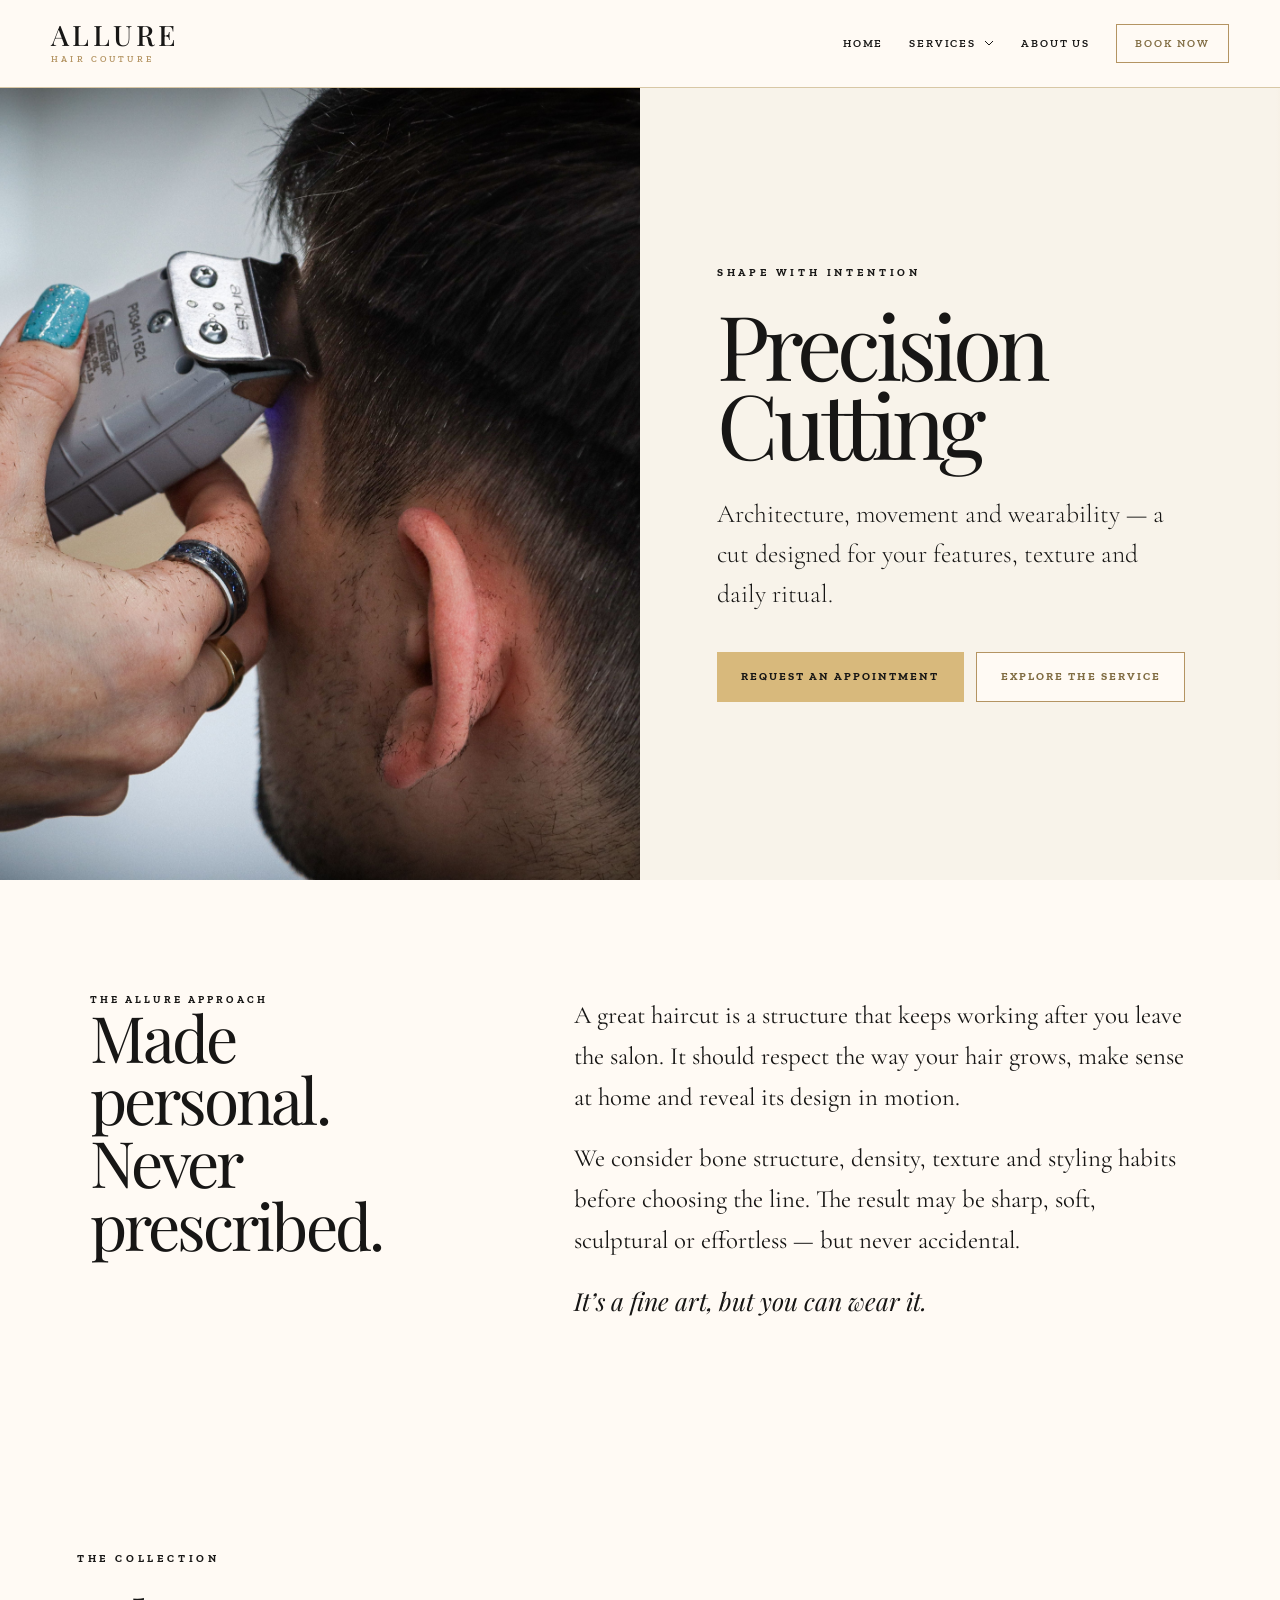
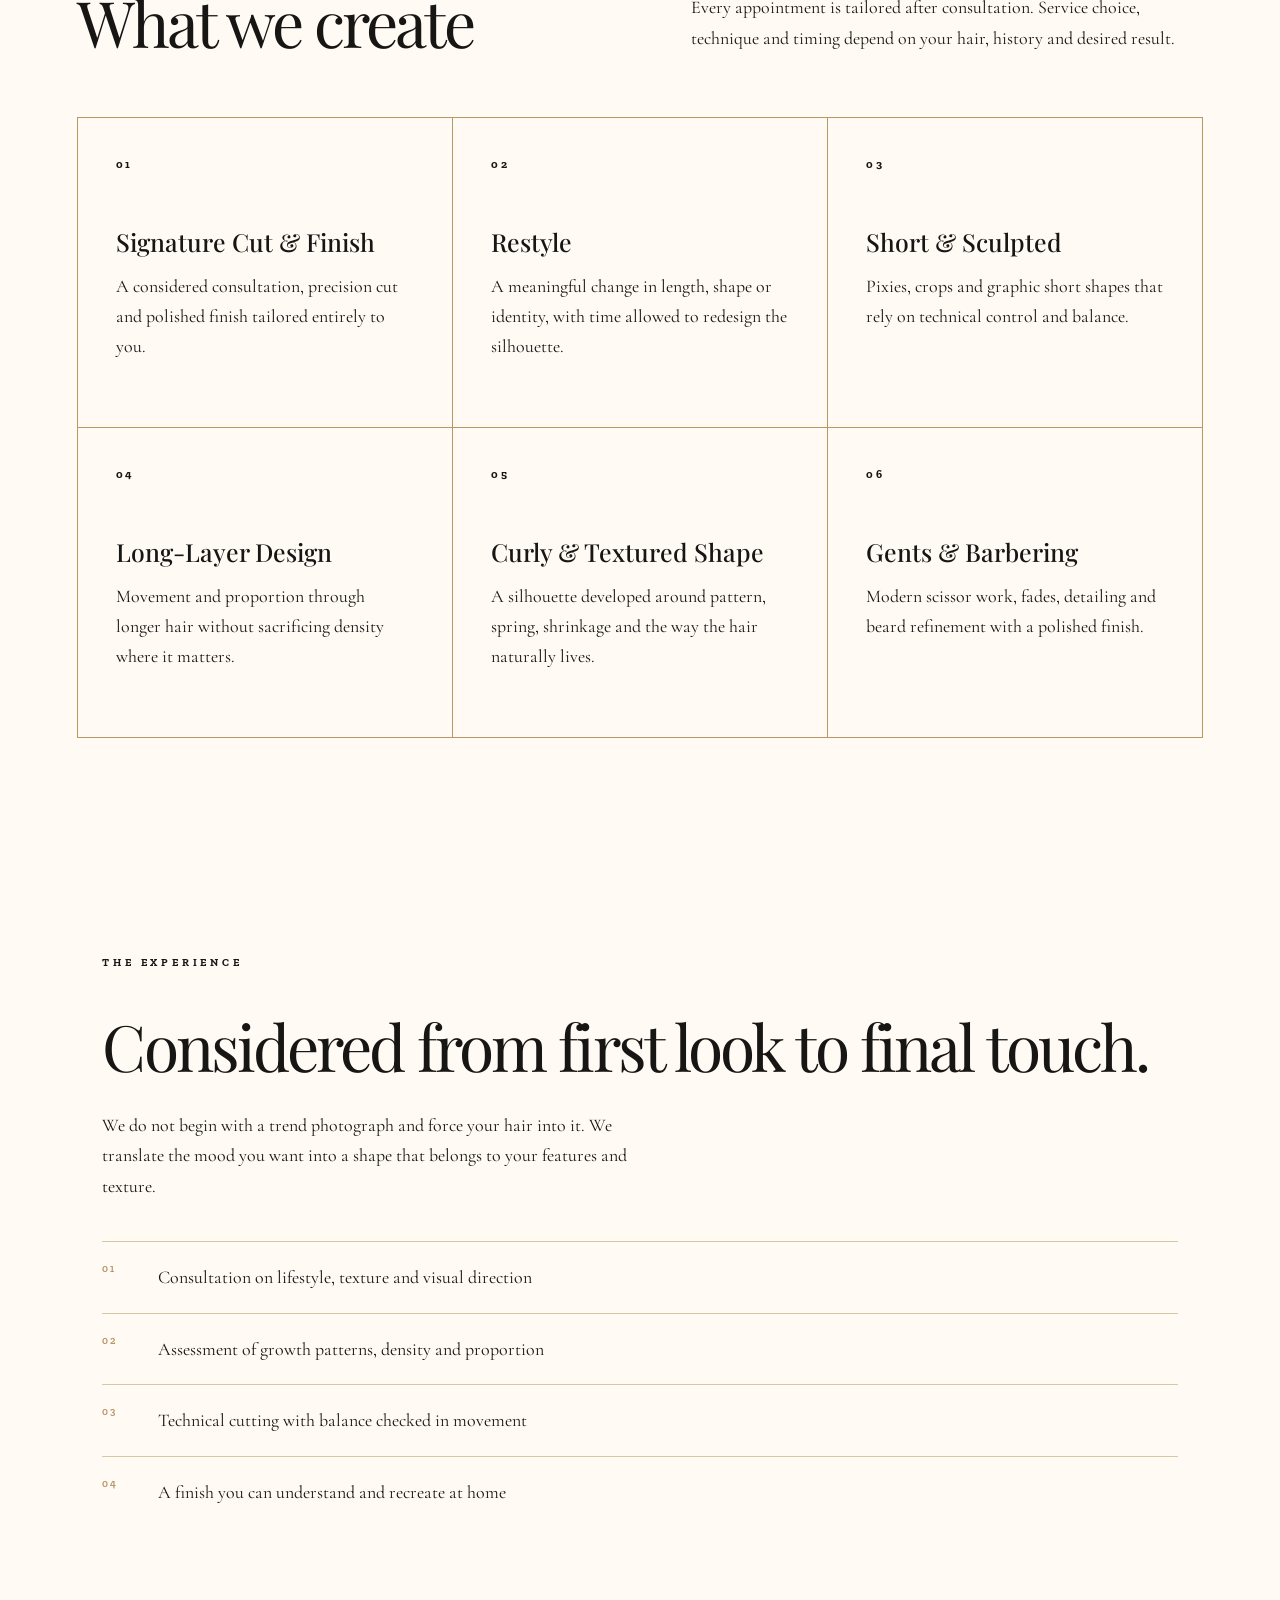
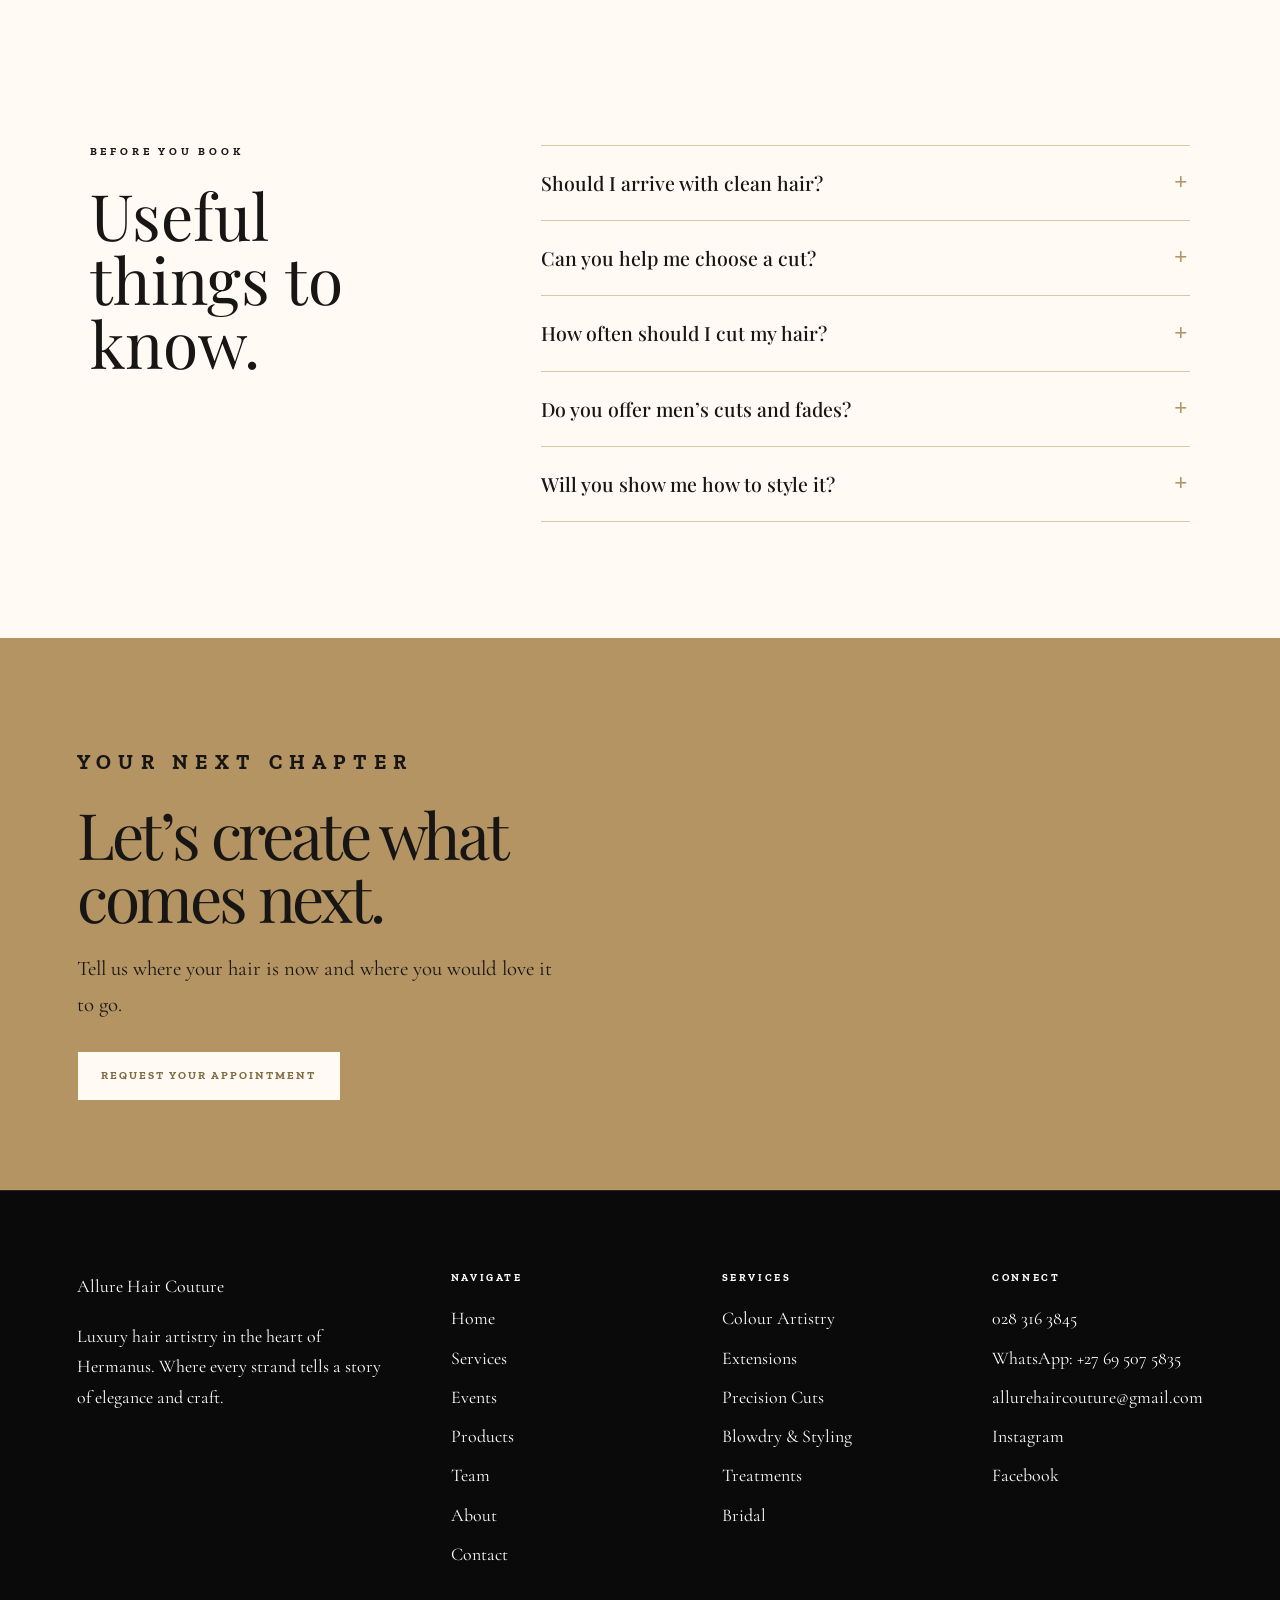
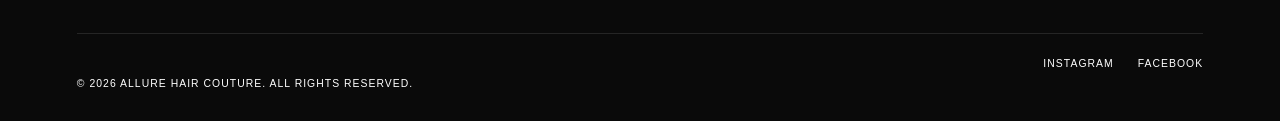
<file: precision-cutting.html>
<!doctype html><html lang="en"><head><meta charset="utf-8"><meta name="viewport" content="width=device-width,initial-scale=1"><title>Precision Cutting | Allure Hair Couture, Hermanus</title><meta name="description" content="Discover Precision Cutting at Allure Hair Couture in Hermanus. Bespoke consultation, expert technique and a beautifully considered finish."><link rel="canonical" href="https://allurecouture.vercel.app/precision-cutting.html"><link rel="stylesheet" href="service-pages.css"><link rel="stylesheet" href="site-navigation.css"><link rel="stylesheet" href="site-loader.css"></head><body class="site-scheme-1"><a class="skip-link" href="#main">Skip to content</a><nav class="site-nav" aria-label="Primary"><a class="site-brand" href="index.html">Allure <span>Hair Couture</span></a><ul class="site-links" id="siteLinks"><li><a href="index.html">Home</a></li><li class="has-services"><button class="services-toggle" type="button" aria-expanded="false" aria-controls="servicesMenu">Services <svg viewBox="0 0 12 12" aria-hidden="true"><path d="m2 4 4 4 4-4"/></svg></button><ul class="services-menu" id="servicesMenu"><li><a href="colour-artistry.html">Colour Artistry</a></li><li><a href="luxury-extensions.html">Luxury Extensions</a></li><li><a href="precision-cutting.html">Precision Cutting</a></li><li><a href="blowdry-styling.html">Blowdry & Styling</a></li><li><a href="treatments.html">Hair & Scalp Treatments</a></li><li><a href="bridal-events.html">Bridal & Events</a></li></ul></li><li><a href="about.html">About Us</a></li><li><a class="book-link" href="bookings.html">Book Now</a></li></ul><button class="site-menu-toggle" type="button" aria-label="Open menu" aria-expanded="false" aria-controls="siteLinks"><span></span><span></span><span></span></button></nav><main id="main"><section class="service-hero precision-cutting-hero"><div class="service-hero-visual"><img class="service-hero-image" src="Media/Services/Precision%20Cutting.jpg" alt="Precision hair cutting at Allure Hair Couture" fetchpriority="high"></div><div class="hero-copy"><p class="eyebrow">Shape with intention</p><h1>Precision Cutting</h1><p class="hero-lede">Architecture, movement and wearability — a cut designed for your features, texture and daily ritual.</p><div class="hero-actions"><a class="button gold" href="bookings.html?service=Precision%20Cutting">Request an appointment</a><a class="button ghost" href="#details">Explore the service</a></div></div></section><section class="intro" id="details"><div class="intro-grid"><div class="reveal"><p class="section-mark">The Allure approach</p><h2>Made personal.<br>Never prescribed.</h2></div><div class="intro-copy reveal"><p>A great haircut is a structure that keeps working after you leave the salon. It should respect the way your hair grows, make sense at home and reveal its design in motion.</p><p>We consider bone structure, density, texture and styling habits before choosing the line. The result may be sharp, soft, sculptural or effortless — but never accidental.</p><p class="signature">It’s a fine art, but you can wear it.</p></div></div></section><section class="offerings"><div class="section-head reveal"><div><p class="eyebrow">The collection</p><h2 class="section-heading">What we create</h2></div><p>Every appointment is tailored after consultation. Service choice, technique and timing depend on your hair, history and desired result.</p></div><div class="offer-grid"><article class="offer-card reveal"><span class="offer-no">01</span><h3>Signature Cut &amp; Finish</h3><p>A considered consultation, precision cut and polished finish tailored entirely to you.</p></article><article class="offer-card reveal"><span class="offer-no">02</span><h3>Restyle</h3><p>A meaningful change in length, shape or identity, with time allowed to redesign the silhouette.</p></article><article class="offer-card reveal"><span class="offer-no">03</span><h3>Short &amp; Sculpted</h3><p>Pixies, crops and graphic short shapes that rely on technical control and balance.</p></article><article class="offer-card reveal"><span class="offer-no">04</span><h3>Long-Layer Design</h3><p>Movement and proportion through longer hair without sacrificing density where it matters.</p></article><article class="offer-card reveal"><span class="offer-no">05</span><h3>Curly &amp; Textured Shape</h3><p>A silhouette developed around pattern, spring, shrinkage and the way the hair naturally lives.</p></article><article class="offer-card reveal"><span class="offer-no">06</span><h3>Gents &amp; Barbering</h3><p>Modern scissor work, fades, detailing and beard refinement with a polished finish.</p></article></div></section><section class="experience"><div class="experience-copy reveal"><p class="eyebrow">The experience</p><h2>Considered from first look to final touch.</h2><p>We do not begin with a trend photograph and force your hair into it. We translate the mood you want into a shape that belongs to your features and texture.</p><ol class="steps"><li><strong>01</strong><span>Consultation on lifestyle, texture and visual direction</span></li><li><strong>02</strong><span>Assessment of growth patterns, density and proportion</span></li><li><strong>03</strong><span>Technical cutting with balance checked in movement</span></li><li><strong>04</strong><span>A finish you can understand and recreate at home</span></li></ol></div></section><section class="faq"><div class="faq-grid"><div class="reveal"><p class="eyebrow">Before you book</p><h2>Useful things to know.</h2></div><div class="faq-list reveal"><div class="faq-item"><button class="faq-question" aria-expanded="false" aria-controls="faq-3-1" id="faq-button-3-1">Should I arrive with clean hair?</button><div class="faq-answer" id="faq-3-1" role="region" aria-labelledby="faq-button-3-1"><div><p>Unless advised otherwise, arrive as you normally wear it. Seeing the natural movement and your usual styling helps the consultation.</p></div></div></div><div class="faq-item"><button class="faq-question" aria-expanded="false" aria-controls="faq-3-2" id="faq-button-3-2">Can you help me choose a cut?</button><div class="faq-answer" id="faq-3-2" role="region" aria-labelledby="faq-button-3-2"><div><p>Absolutely. Bring references for mood if you have them, but we will adapt the shape to your features, texture and maintenance preference.</p></div></div></div><div class="faq-item"><button class="faq-question" aria-expanded="false" aria-controls="faq-3-3" id="faq-button-3-3">How often should I cut my hair?</button><div class="faq-answer" id="faq-3-3" role="region" aria-labelledby="faq-button-3-3"><div><p>Short and highly structured shapes need more frequent refinement. Longer or softer cuts can usually wait longer; your stylist will suggest a rhythm.</p></div></div></div><div class="faq-item"><button class="faq-question" aria-expanded="false" aria-controls="faq-3-4" id="faq-button-3-4">Do you offer men’s cuts and fades?</button><div class="faq-answer" id="faq-3-4" role="region" aria-labelledby="faq-button-3-4"><div><p>Yes. Precision cutting includes classic and modern men’s work, clipper detailing and beard refinement.</p></div></div></div><div class="faq-item"><button class="faq-question" aria-expanded="false" aria-controls="faq-3-5" id="faq-button-3-5">Will you show me how to style it?</button><div class="faq-answer" id="faq-3-5" role="region" aria-labelledby="faq-button-3-5"><div><p>Yes. The finish should not be a mystery; we will explain product choice, direction and the simplest way to recreate the shape.</p></div></div></div></div></div></section><section class="cta-band"><div class="cta-copy reveal"><p class="eyebrow">Your next chapter</p><h2>Let’s create what comes next.</h2><p>Tell us where your hair is now and where you would love it to go.</p><a class="button" href="bookings.html?service=Precision%20Cutting">Request your appointment</a></div></section></main><footer class="footer"><div class="footer-grid"><div><a class="brand" href="index.html">Allure <span>Hair Couture</span></a><p>Luxury hair artistry in the heart of Hermanus. Every service considered, every detail intentional.</p></div><div><h4>Visit</h4><ul><li>1 Village Lane, Shop 5 Hemel &amp; Aarde Village</li><li><a href="tel:0283163845">028 316 3845</a></li><li><a href="https://wa.me/27695075835">WhatsApp: +27 69 507 5835</a></li><li><a href="mailto:allurehaircouture@gmail.com">Email the salon</a></li></ul></div><div><h4>Hours</h4><ul><li>Monday–Friday: 8am–5pm</li><li>Saturday: 8am–1pm</li><li>Sunday: Closed</li></ul></div></div><div class="footer-bottom">© 2026 Allure Hair Couture<span>Hermanus · South Africa</span></div></footer><script src="site-navigation.js" defer></script><script src="site-loader.js" defer></script><script src="service-pages.js" defer></script></script></body></html>
</file>
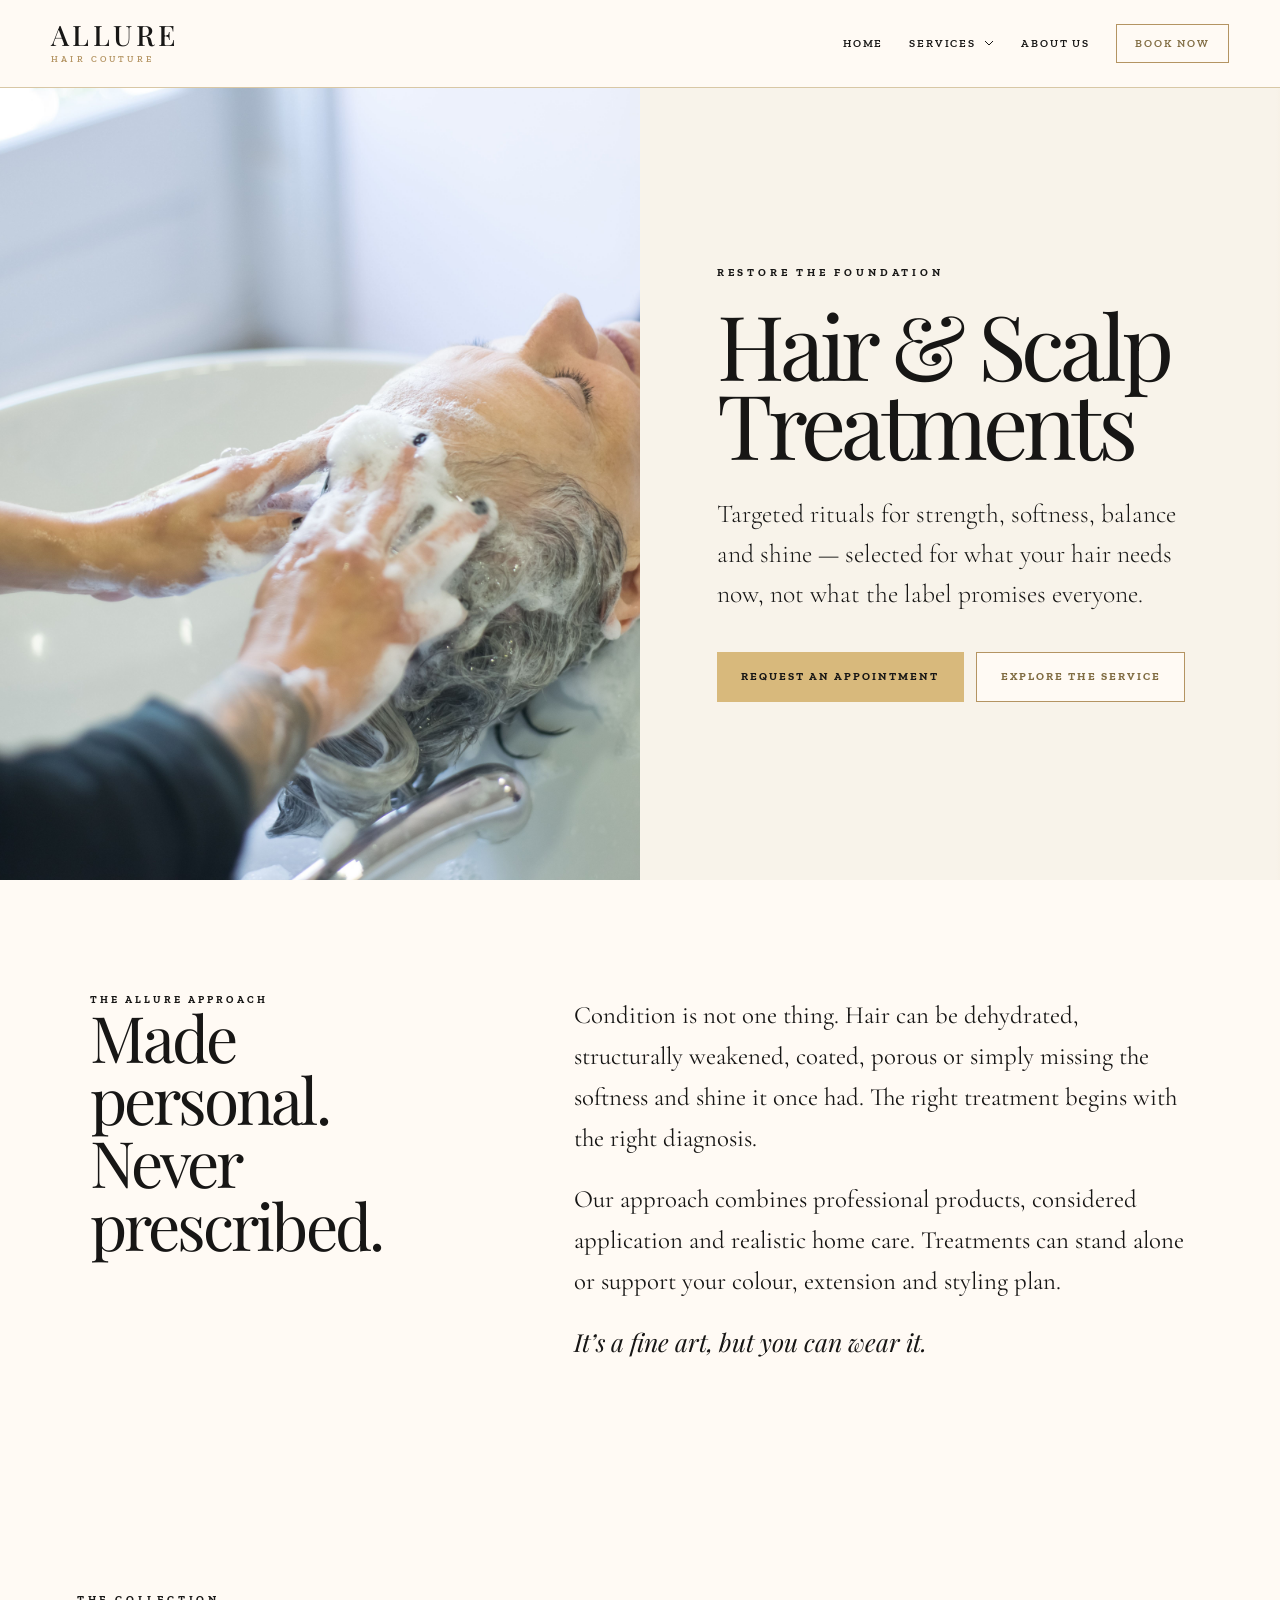
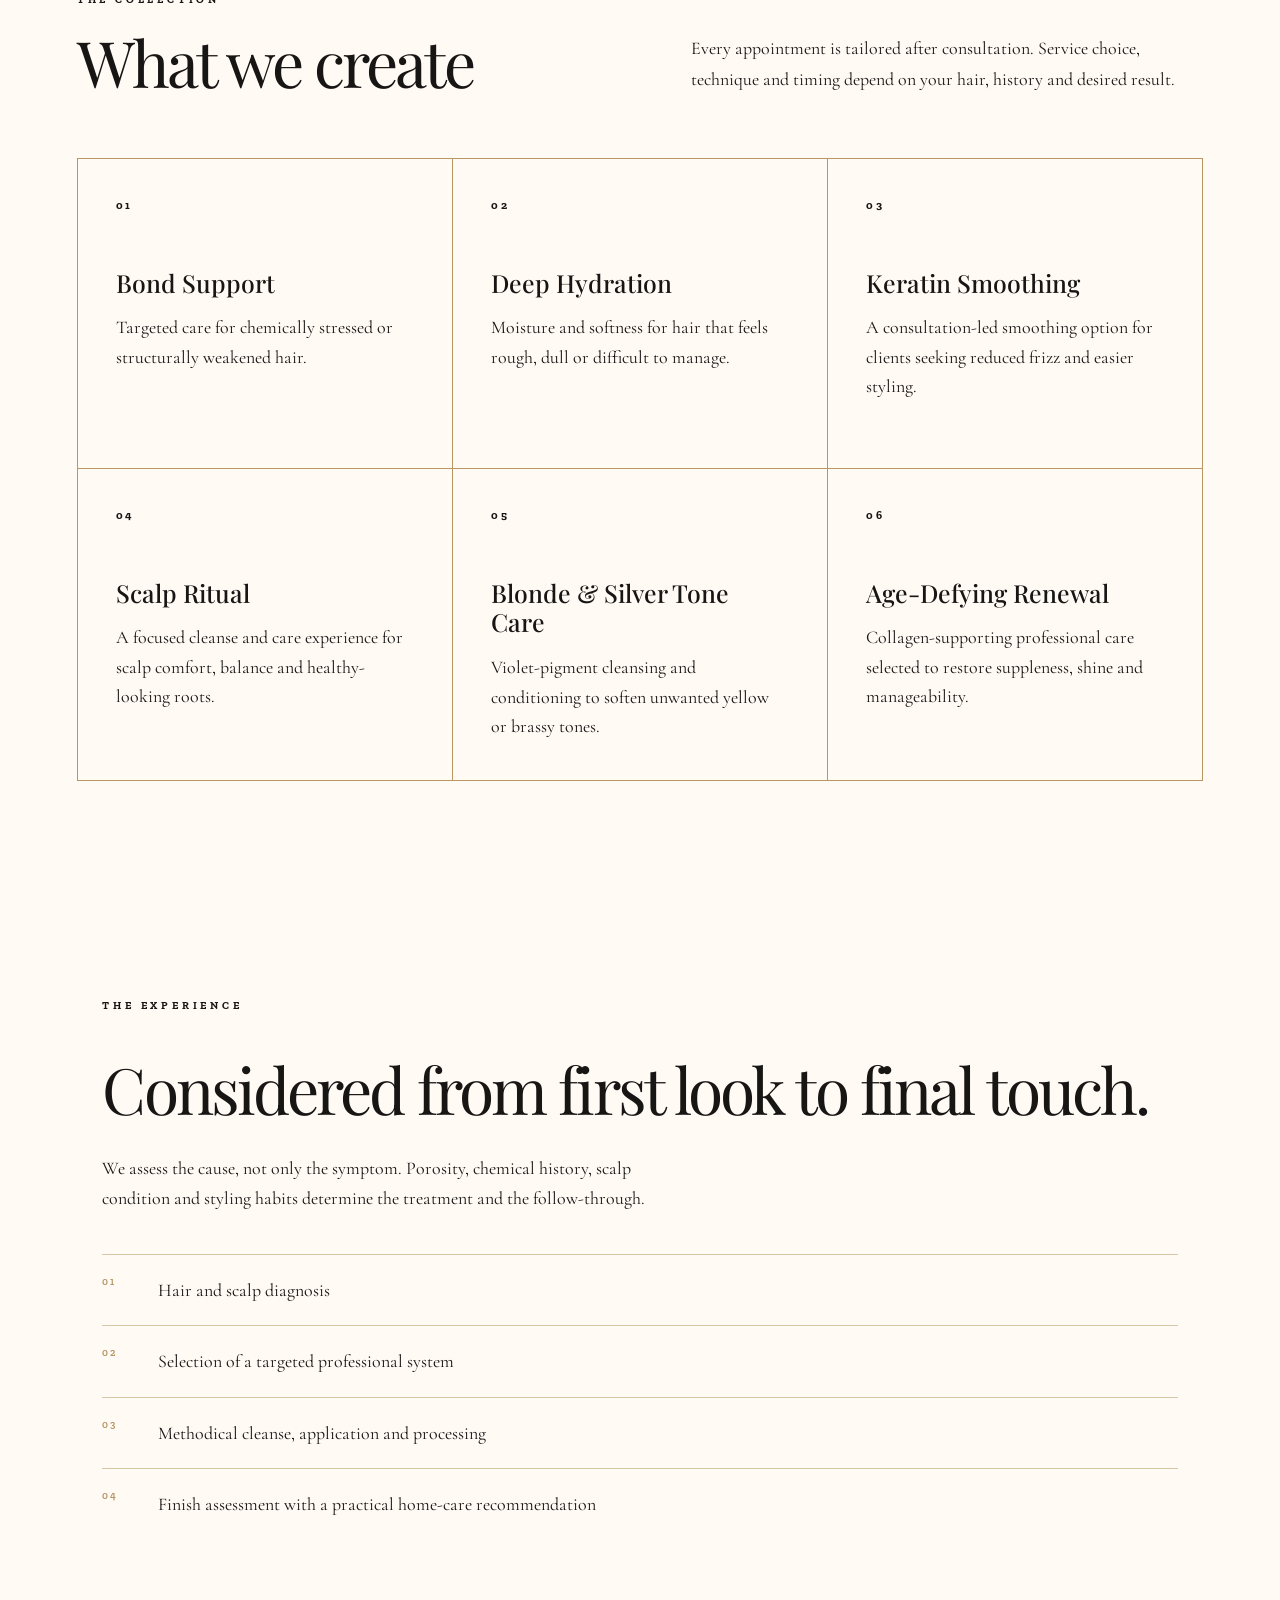
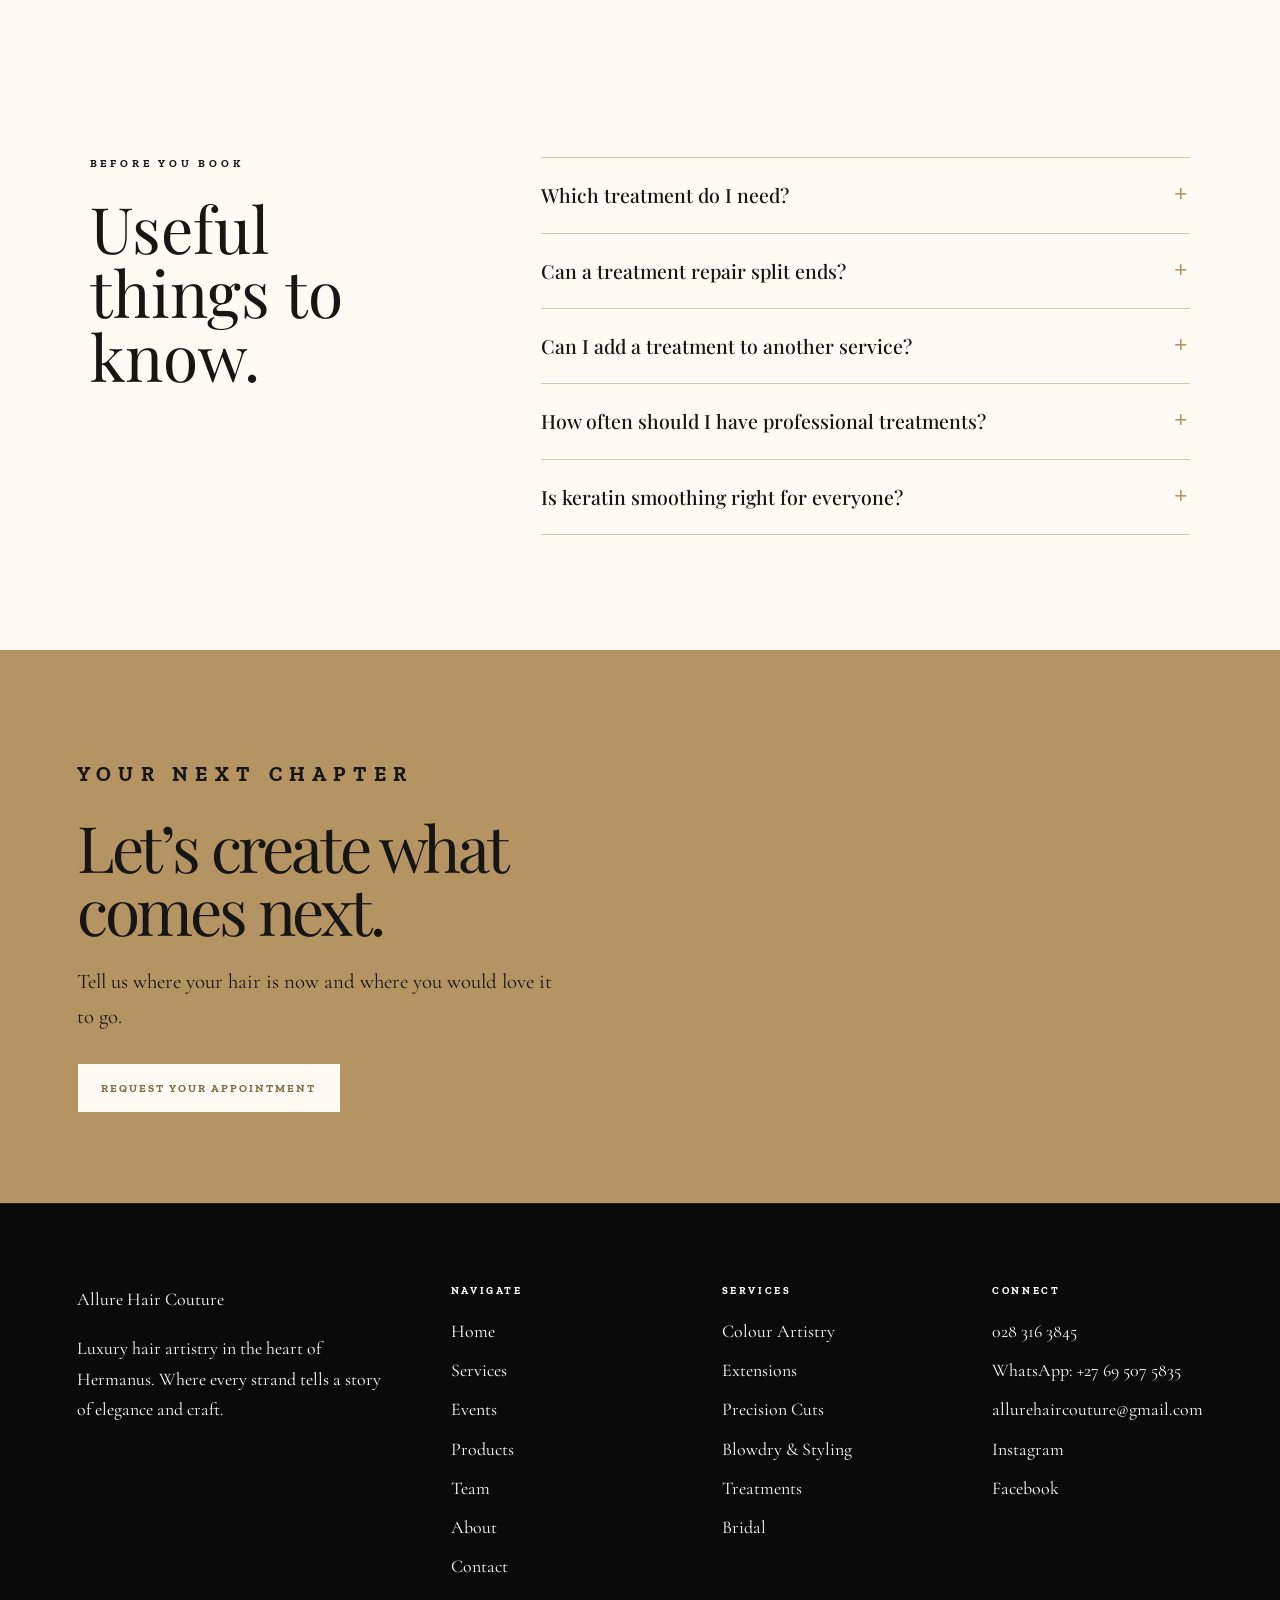
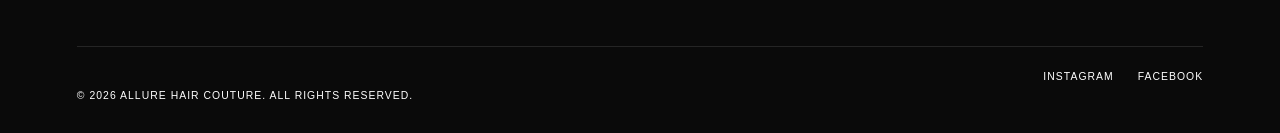
<file: treatments.html>
<!doctype html><html lang="en"><head><meta charset="utf-8"><meta name="viewport" content="width=device-width,initial-scale=1"><title>Hair &amp; Scalp Treatments | Allure Hair Couture, Hermanus</title><meta name="description" content="Discover Hair &amp; Scalp Treatments at Allure Hair Couture in Hermanus. Bespoke consultation, expert technique and a beautifully considered finish."><link rel="canonical" href="https://allurecouture.vercel.app/treatments.html"><link rel="stylesheet" href="service-pages.css"><link rel="stylesheet" href="site-navigation.css"><link rel="stylesheet" href="site-loader.css"></head><body class="site-scheme-1"><a class="skip-link" href="#main">Skip to content</a><nav class="site-nav" aria-label="Primary"><a class="site-brand" href="index.html">Allure <span>Hair Couture</span></a><ul class="site-links" id="siteLinks"><li><a href="index.html">Home</a></li><li class="has-services"><button class="services-toggle" type="button" aria-expanded="false" aria-controls="servicesMenu">Services <svg viewBox="0 0 12 12" aria-hidden="true"><path d="m2 4 4 4 4-4"/></svg></button><ul class="services-menu" id="servicesMenu"><li><a href="colour-artistry.html">Colour Artistry</a></li><li><a href="luxury-extensions.html">Luxury Extensions</a></li><li><a href="precision-cutting.html">Precision Cutting</a></li><li><a href="blowdry-styling.html">Blowdry & Styling</a></li><li><a href="treatments.html">Hair & Scalp Treatments</a></li><li><a href="bridal-events.html">Bridal & Events</a></li></ul></li><li><a href="about.html">About Us</a></li><li><a class="book-link" href="bookings.html">Book Now</a></li></ul><button class="site-menu-toggle" type="button" aria-label="Open menu" aria-expanded="false" aria-controls="siteLinks"><span></span><span></span><span></span></button></nav><main id="main"><section class="service-hero treatments-hero"><div class="service-hero-visual"><img class="service-hero-image" src="Media/Services/Hair%20%26%20Scalp%20Treatments.png.jpg" alt="Hair and scalp treatment at Allure Hair Couture" fetchpriority="high"></div><div class="hero-copy"><p class="eyebrow">Restore the foundation</p><h1>Hair &amp; Scalp Treatments</h1><p class="hero-lede">Targeted rituals for strength, softness, balance and shine — selected for what your hair needs now, not what the label promises everyone.</p><div class="hero-actions"><a class="button gold" href="bookings.html?service=Hair%20%26%20Scalp%20Treatments">Request an appointment</a><a class="button ghost" href="#details">Explore the service</a></div></div></section><section class="intro" id="details"><div class="intro-grid"><div class="reveal"><p class="section-mark">The Allure approach</p><h2>Made personal.<br>Never prescribed.</h2></div><div class="intro-copy reveal"><p>Condition is not one thing. Hair can be dehydrated, structurally weakened, coated, porous or simply missing the softness and shine it once had. The right treatment begins with the right diagnosis.</p><p>Our approach combines professional products, considered application and realistic home care. Treatments can stand alone or support your colour, extension and styling plan.</p><p class="signature">It’s a fine art, but you can wear it.</p></div></div></section><section class="offerings"><div class="section-head reveal"><div><p class="eyebrow">The collection</p><h2 class="section-heading">What we create</h2></div><p>Every appointment is tailored after consultation. Service choice, technique and timing depend on your hair, history and desired result.</p></div><div class="offer-grid"><article class="offer-card reveal"><span class="offer-no">01</span><h3>Bond Support</h3><p>Targeted care for chemically stressed or structurally weakened hair.</p></article><article class="offer-card reveal"><span class="offer-no">02</span><h3>Deep Hydration</h3><p>Moisture and softness for hair that feels rough, dull or difficult to manage.</p></article><article class="offer-card reveal"><span class="offer-no">03</span><h3>Keratin Smoothing</h3><p>A consultation-led smoothing option for clients seeking reduced frizz and easier styling.</p></article><article class="offer-card reveal"><span class="offer-no">04</span><h3>Scalp Ritual</h3><p>A focused cleanse and care experience for scalp comfort, balance and healthy-looking roots.</p></article><article class="offer-card reveal"><span class="offer-no">05</span><h3>Blonde &amp; Silver Tone Care</h3><p>Violet-pigment cleansing and conditioning to soften unwanted yellow or brassy tones.</p></article><article class="offer-card reveal"><span class="offer-no">06</span><h3>Age-Defying Renewal</h3><p>Collagen-supporting professional care selected to restore suppleness, shine and manageability.</p></article></div></section><section class="experience"><div class="experience-copy reveal"><p class="eyebrow">The experience</p><h2>Considered from first look to final touch.</h2><p>We assess the cause, not only the symptom. Porosity, chemical history, scalp condition and styling habits determine the treatment and the follow-through.</p><ol class="steps"><li><strong>01</strong><span>Hair and scalp diagnosis</span></li><li><strong>02</strong><span>Selection of a targeted professional system</span></li><li><strong>03</strong><span>Methodical cleanse, application and processing</span></li><li><strong>04</strong><span>Finish assessment with a practical home-care recommendation</span></li></ol></div></section><section class="faq"><div class="faq-grid"><div class="reveal"><p class="eyebrow">Before you book</p><h2>Useful things to know.</h2></div><div class="faq-list reveal"><div class="faq-item"><button class="faq-question" aria-expanded="false" aria-controls="faq-5-1" id="faq-button-5-1">Which treatment do I need?</button><div class="faq-answer" id="faq-5-1" role="region" aria-labelledby="faq-button-5-1"><div><p>We will assess your hair and scalp before recommending one. Dryness, damage and buildup can feel similar but need different solutions.</p></div></div></div><div class="faq-item"><button class="faq-question" aria-expanded="false" aria-controls="faq-5-2" id="faq-button-5-2">Can a treatment repair split ends?</button><div class="faq-answer" id="faq-5-2" role="region" aria-labelledby="faq-button-5-2"><div><p>Treatments can improve feel, strength and appearance, but physically split ends require a cut.</p></div></div></div><div class="faq-item"><button class="faq-question" aria-expanded="false" aria-controls="faq-5-3" id="faq-button-5-3">Can I add a treatment to another service?</button><div class="faq-answer" id="faq-5-3" role="region" aria-labelledby="faq-button-5-3"><div><p>Often, yes. Many treatment rituals work beautifully alongside colour, cutting or a blowdry; ask when booking so time is allowed.</p></div></div></div><div class="faq-item"><button class="faq-question" aria-expanded="false" aria-controls="faq-5-4" id="faq-button-5-4">How often should I have professional treatments?</button><div class="faq-answer" id="faq-5-4" role="region" aria-labelledby="faq-button-5-4"><div><p>Frequency depends on condition, chemical services and home care. Your stylist will recommend a useful rhythm rather than a generic schedule.</p></div></div></div><div class="faq-item"><button class="faq-question" aria-expanded="false" aria-controls="faq-5-5" id="faq-button-5-5">Is keratin smoothing right for everyone?</button><div class="faq-answer" id="faq-5-5" role="region" aria-labelledby="faq-button-5-5"><div><p>No. Suitability depends on condition, desired result and previous services, so a consultation is important.</p></div></div></div></div></div></section><section class="cta-band"><div class="cta-copy reveal"><p class="eyebrow">Your next chapter</p><h2>Let’s create what comes next.</h2><p>Tell us where your hair is now and where you would love it to go.</p><a class="button" href="bookings.html?service=Hair%20%26%20Scalp%20Treatments">Request your appointment</a></div></section></main><footer class="footer"><div class="footer-grid"><div><a class="brand" href="index.html">Allure <span>Hair Couture</span></a><p>Luxury hair artistry in the heart of Hermanus. Every service considered, every detail intentional.</p></div><div><h4>Visit</h4><ul><li>1 Village Lane, Shop 5 Hemel &amp; Aarde Village</li><li><a href="tel:0283163845">028 316 3845</a></li><li><a href="https://wa.me/27695075835">WhatsApp: +27 69 507 5835</a></li><li><a href="mailto:allurehaircouture@gmail.com">Email the salon</a></li></ul></div><div><h4>Hours</h4><ul><li>Monday–Friday: 8am–5pm</li><li>Saturday: 8am–1pm</li><li>Sunday: Closed</li></ul></div></div><div class="footer-bottom">© 2026 Allure Hair Couture<span>Hermanus · South Africa</span></div></footer><script src="site-navigation.js" defer></script><script src="site-loader.js" defer></script><script src="service-pages.js" defer></script></script></body></html>
</file>
<file: site-navigation.css>
.footer-standard .footer-grid {
    grid-template-columns: 1.5fr 1fr 1fr 1fr
}

.footer-standard .footer-brand p {
    color: var(--text-soft);
    max-width: 25rem;
    margin-top: 1.2rem
}

.footer-standard .footer-col h4 {
    font: 700 .65rem var(--slab);
    letter-spacing: .25em;
    text-transform: uppercase;
    color: var(--gold);
    margin-bottom: 1.2rem
}

.footer-standard .footer-col ul {
    list-style: none
}

.footer-standard .footer-col li+li {
    margin-top: .55rem
}

.footer-standard .footer-col a {
    color: var(--text-soft);
    transition: .2s
}

.footer-standard .footer-col a:hover {
    color: var(--text)
}

.footer-standard .footer-bottom {
    max-width: 1280px;
    margin: 4rem auto 0;
    padding-top: 1.5rem;
    border-top: 1px solid #252525;
    display: flex;
    justify-content: space-between;
    color: #383532;
    font: 500 .65rem var(--ui);
    letter-spacing: .1em;
    text-transform: uppercase
}

.footer-standard .footer-social {
    display: flex;
    gap: 1.5rem
}

.footer-standard .footer-social a {
    color: #383532
}

@media(max-width:760px) {
    .footer-standard .footer-grid {
        grid-template-columns: 1fr
    }

    .footer-standard .footer-bottom {
        flex-direction: column;
        gap: 1rem;
        text-align: center
    }
}

@import 'site-schemes.css';

.style-switcher {
    display: flex;
    align-items: center;
    gap: .35rem;
    padding: .2rem .45rem;
    border-radius: 99px;
    border: 1px solid var(--line, #b89763);
    background: var(--paper, #fffaf4);
    box-shadow: 0 0 0 1px rgba(120, 93, 49, .05)
}

.style-switcher-label {
    font: 600 .62rem/1 'Zilla Slab', Georgia, serif;
    letter-spacing: .18em;
    text-transform: uppercase;
    color: var(--text, #211d16)
}

.style-switcher-option {
    display: inline-flex;
    align-items: center;
    justify-content: center;
    width: 24px;
    height: 24px;
    padding: 0;
    border-radius: 50%;
    border: 1px solid var(--line, #b89763);
    background: var(--paper, #fffaf4);
    cursor: pointer;
    transition: transform .2s ease, border-color .2s ease, background .2s ease
}

.style-switcher-option span {
    display: block;
    width: 12px;
    height: 12px;
    border-radius: 50%;
    border: 1px solid var(--accent-deep, #806c42)
}

.style-switcher-option[data-scheme='site-scheme-1'] span {
    background: #fffaf4
}

.style-switcher-option[data-scheme='site-scheme-2'] span {
    background: #faf5e9
}

.style-switcher-option[data-scheme='site-scheme-3'] span {
    background: #f8efe4
}

.style-switcher-option.active {
    border-color: var(--accent, #b49462);
    background: var(--accent-light, #d8b97c)
}

.style-switcher-option.active span {
    border-color: var(--text, #211d16)
}

.site-nav .site-links .style-switcher-item {
    display: flex;
    align-items: center
}

.site-nav {
    height: 88px;
    position: fixed;
    inset: 0 0 auto;
    z-index: 200;
    display: flex;
    align-items: center;
    justify-content: space-between;
    padding: 0 clamp(1.25rem, 4vw, 4rem);
    border-bottom: 1px solid var(--line-soft, #d8c7a5);
    background: var(--paper, #fffaf4);
    transition: height .3s, background .3s
}

.site-nav.scrolled {
    height: 70px;
    background: var(--paper, #fffaf4)
}

.site-nav .site-brand {
    color: var(--text, #211d16);
    font: 500 clamp(1.45rem, 2.2vw, 2rem)/.9 'Playfair Display', Georgia, serif;
    letter-spacing: .13em;
    text-transform: uppercase;
    text-decoration: none
}

.site-nav .site-brand span {
    display: block;
    color: var(--accent, #b49462);
    font: 600 .56rem/1.2 'Zilla Slab', Georgia, serif;
    letter-spacing: .35em;
    margin-top: .45rem
}

.site-nav .site-links {
    display: flex;
    align-items: center;
    gap: clamp(1rem, 2vw, 2.2rem);
    list-style: none;
    margin: 0;
    padding: 0
}

.site-nav .site-links>li {
    position: relative
}

.site-nav .site-links>li>a,
.site-nav .services-toggle {
    display: flex;
    align-items: center;
    gap: .45rem;
    color: var(--text, #211d16);
    border: 0;
    background: none;
    padding: .8rem 0;
    font: 600 .7rem/1 'Zilla Slab', Georgia, serif;
    letter-spacing: .17em;
    text-transform: uppercase;
    text-decoration: none;
    cursor: pointer
}

.site-nav .site-links>li>a:hover,
.site-nav .site-links>li>a:focus-visible,
.site-nav .services-toggle:hover,
.site-nav .services-toggle:focus-visible,
.site-nav [aria-current=page] {
    color: var(--accent, #b49462)
}

.site-nav .services-toggle svg {
    width: 12px;
    height: 12px;
    stroke: currentColor;
    fill: none;
    transition: transform .25s
}

.site-nav .services-toggle[aria-expanded=true] svg {
    transform: rotate(180deg)
}

.site-nav .services-menu {
    position: absolute;
    top: calc(100% + .8rem);
    left: 50%;
    width: 290px;
    margin: 0;
    padding: .7rem;
    background: var(--paper, #fffaf4);
    border: 1px solid var(--line, #b89763);
    box-shadow: 0 22px 60px var(--shadow, rgba(120, 93, 49, .16));
    list-style: none;
    opacity: 0;
    visibility: hidden;
    transform: translate(-50%, -8px);
    transition: opacity .22s, transform .22s, visibility .22s
}

.site-nav .services-menu.open {
    opacity: 1 !important;
    visibility: visible !important;
    transform: translate(-50%, 0) !important
}

.site-nav .services-menu a {
    display: block;
    padding: .82rem .9rem;
    color: var(--text, #211d16);
    border-bottom: 1px solid var(--line-soft, #d8c7a5);
    font: 500 .88rem/1.25 'Zilla Slab', Georgia, serif;
    letter-spacing: .04em;
    text-decoration: none
}

.site-nav .services-menu li:last-child a {
    border-bottom: 0
}

.site-nav .services-menu a:hover,
.site-nav .services-menu a:focus-visible {
    color: var(--accent-deep, #806c42);
    background: var(--paper-soft, #f8f3ea)
}

.site-nav .book-link {
    border: 1px solid var(--accent, #b49462) !important;
    color: var(--accent-deep, #806c42) !important;
    padding: .82rem 1.15rem !important
}

.site-nav .site-menu-toggle {
    display: none;
    width: 44px;
    height: 44px;
    padding: 0;
    border: 0;
    background: none;
    cursor: pointer
}

.site-nav .site-menu-toggle span {
    display: block;
    width: 24px;
    height: 1px;
    margin: 6px auto;
    background: var(--text, #211d16);
    transition: .3s
}

.site-nav .site-menu-toggle.open span:first-child {
    transform: translateY(7px) rotate(45deg)
}

.site-nav .site-menu-toggle.open span:nth-child(2) {
    opacity: 0
}

.site-nav .site-menu-toggle.open span:last-child {
    transform: translateY(-7px) rotate(-45deg)
}

@media(min-width:761px) {

    .site-nav .has-services:hover .services-menu,
    .site-nav .has-services:focus-within .services-menu {
        opacity: 1;
        visibility: visible;
        transform: translate(-50%, 0)
    }
}

@media(max-width:760px) {
    html {
        font-size: 15px
    }

    body {
        overflow-x: hidden
    }

    img,
    svg,
    video {
        max-width: 100%;
        height: auto
    }

    a,
    button {
        -webkit-tap-highlight-color: transparent
    }

    .site-nav {
        height: 76px;
        background: var(--paper, #fffaf4);
        backdrop-filter: none;
        -webkit-backdrop-filter: none
    }

    .site-nav.scrolled {
        height: 64px
    }

    .site-nav .site-menu-toggle {
        display: block;
        position: relative;
        z-index: 2
    }

    .site-nav .site-links {
        position: fixed;
        inset: 0;
        display: flex !important;
        flex-direction: column;
        justify-content: center;
        align-items: stretch;
        gap: .4rem;
        padding: 5rem 2rem 2rem;
        background: var(--paper, #fffaf4);
        transform: translateX(100%);
        transition: transform .42s cubic-bezier(.22, 1, .36, 1);
        overflow: auto
    }

    .site-nav .site-links.open {
        transform: none
    }

    .site-nav .site-links>li {
        width: min(100%, 420px);
        margin: 0 auto
    }

    .site-nav .site-links>li>a,
    .site-nav .services-toggle {
        width: 100%;
        min-height: 52px;
        justify-content: space-between;
        padding: 1rem 0;
        border-bottom: 1px solid #292722;
        font-size: .82rem
    }

    .site-nav .book-link {
        justify-content: center !important;
        margin-top: 1rem
    }

    .site-nav .services-menu {
        position: static;
        width: 100%;
        padding: 0 0 0 1rem;
        border: 0;
        box-shadow: none;
        max-height: 0;
        overflow: hidden;
        opacity: 1;
        visibility: visible;
        transform: none;
        background: transparent;
        transition: max-height .35s
    }

    .site-nav .services-menu.open {
        max-height: 420px;
        transform: none !important
    }

    .site-nav .services-menu a {
        padding: .72rem 0
    }

    .site-nav .services-toggle[aria-expanded=true] svg {
        transform: rotate(180deg)
    }
}

.site-nav,
.site-nav.scrolled {
    background: var(--paper, #fffaf4);
    border-bottom-color: var(--line-soft, #d8c7a5)
}

footer.footer-standard {
    padding: 5rem clamp(1.5rem, 6vw, 7rem) 2rem !important;
    background: #0a0a0a !important;
    border-top: 1px solid #252525 !important;
    color: #fff !important
}

footer.footer-standard .footer-grid {
    max-width: 1280px;
    margin: auto;
    display: grid;
    grid-template-columns: 1.5fr 1fr 1fr 1fr;
    gap: 4rem
}

footer.footer-standard :is(p, li, h4, a, span) {
    color: #fff !important
}

footer.footer-standard .footer-brand p {
    max-width: 25rem;
    margin-top: 1.2rem
}

footer.footer-standard .footer-col h4 {
    font: 700 .65rem var(--slab, 'Zilla Slab', Georgia, serif);
    letter-spacing: .25em;
    text-transform: uppercase;
    margin-bottom: 1.2rem
}

footer.footer-standard .footer-col ul {
    list-style: none
}

footer.footer-standard .footer-col li+li {
    margin-top: .55rem
}

footer.footer-standard .footer-col a,
footer.footer-standard .footer-social a {
    transition: opacity .2s
}

footer.footer-standard .footer-col a:hover,
footer.footer-standard .footer-social a:hover {
    opacity: .7
}

footer.footer-standard .footer-bottom {
    max-width: 1280px;
    margin: 4rem auto 0;
    padding-top: 1.5rem;
    border-top: 1px solid #252525;
    display: flex;
    justify-content: space-between;
    color: #fff !important;
    font: 500 .65rem var(--ui, Arial, sans-serif);
    letter-spacing: .1em;
    text-transform: uppercase
}

footer.footer-standard .footer-social {
    display: flex;
    gap: 1.5rem
}

@media(max-width:760px) {
    footer.footer-standard .footer-grid {
        grid-template-columns: 1fr
    }

    footer.footer-standard .footer-bottom {
        flex-direction: column;
        gap: 1rem;
        text-align: center
    }
}

.site-nav .site-brand,
.site-nav .site-links>li>a,
.site-nav .services-toggle {
    color: var(--text, #211d16)
}

.site-nav .site-brand span,
.site-nav .site-links>li>a:hover,
.site-nav .site-links>li>a:focus-visible,
.site-nav .services-toggle:hover,
.site-nav .services-toggle:focus-visible,
.site-nav [aria-current=page] {
    color: var(--accent, #b49462)
}

.site-nav .services-menu {
    background: var(--paper-soft, #f8f3ea);
    border-color: var(--line, #b89763)
}

.site-nav .services-menu a {
    color: var(--text, #211d16)
}

.site-nav .services-menu a:hover,
.site-nav .services-menu a:focus-visible {
    color: var(--accent-deep, #806c42);
    background: var(--paper-deep, #e8d8bb)
}

.site-nav .site-links {
    background: var(--paper, #fffaf4)
}

.site-nav .site-links>li>a,
.site-nav .services-toggle {
    border-bottom-color: var(--line-soft, #d8c7a5)
}

.site-nav .book-link {
    border-color: var(--accent, #b49462) !important;
    color: var(--accent-deep, #806c42) !important
}

.site-nav .site-menu-toggle span {
    background: var(--text, #211d16)
}

@media(prefers-reduced-motion:reduce) {
    .site-nav * {
        transition-duration: .01ms !important
    }
}
</file>
<file: site-loader.css>
.site-loader {
    position: fixed;
    inset: 0;
    z-index: 9999;
    display: grid;
    place-items: center;
    background: #fffdf8;
    opacity: 1;
    visibility: visible;
    transition: opacity .65s ease, visibility .65s ease
}

.site-loader.is-complete {
    opacity: 0;
    visibility: hidden;
    pointer-events: none
}

.loader-mark {
    position: relative;
    display: grid;
    place-items: center;
    width: 150px;
    height: 150px
}

.loader-ring {
    position: absolute;
    inset: 0;
    border: 1px solid rgba(181, 151, 109, .22);
    border-top-color: #b49462;
    border-radius: 50%;
    animation: loader-turn 1.5s cubic-bezier(.55, .15, .45, .85) infinite
}

.loader-ring:after {
    content: '';
    position: absolute;
    inset: 10px;
    border: 1px solid rgba(87, 66, 30, .10);
    border-bottom-color: rgba(181, 151, 109, .65);
    border-radius: 50%;
    animation: loader-turn 2.2s linear infinite reverse
}

.loader-letter {
    color: #221d14;
    font: italic 400 4.5rem/1 'Playfair Display', Georgia, serif;
    transform: translateX(-.05em);
    text-shadow: 0 0 26px rgba(181, 151, 109, .16)
}

.loader-name {
    position: absolute;
    top: calc(100% + 1rem);
    left: 50%;
    transform: translateX(-50%);
    white-space: nowrap;
    color: #b49462;
    font: 600 .62rem/1 'Zilla Slab', Georgia, serif;
    letter-spacing: .42em;
    text-transform: uppercase
}

.loader-line {
    position: absolute;
    top: calc(100% + 2.7rem);
    left: 50%;
    width: 120px;
    height: 1px;
    overflow: hidden;
    transform: translateX(-50%);
    background: rgba(181, 151, 109, .16)
}

.loader-line:after {
    content: '';
    position: absolute;
    inset: 0;
    background: linear-gradient(90deg, transparent, #b49462, transparent);
    animation: loader-sweep 1.25s ease-in-out infinite
}

@keyframes loader-turn {
    to {
        transform: rotate(360deg)
    }
}

@keyframes loader-sweep {
    0% {
        transform: translateX(-100%)
    }

    100% {
        transform: translateX(100%)
    }
}

@media(prefers-reduced-motion:reduce) {
    .site-loader {
        transition: none
    }

    .loader-ring,
    .loader-ring:after,
    .loader-line:after {
        animation: none
    }
}
</file>
<file: service-pages.css>
@import 'site-schemes.css';
@import url('https://fonts.googleapis.com/css2?family=Playfair+Display:ital,wght@0,400;0,500;0,600;1,400&family=Zilla+Slab:wght@500;600;700&family=Cormorant+Garamond:wght@300;400;500&display=swap');

:root {
    --void: #fdfaf4;
    --ink: #1f1b16;
    --panel: #fbf7ee;
    --line: #b5976d;
    --paper: #fffefb;
    --white: #fffefb;
    --muted: #514d48;
    --gold: #b49462;
    --gold-light: #dbc69b;
    --serif: 'Playfair Display', Georgia, serif;
    --slab: 'Zilla Slab', Georgia, serif;
    --body: 'Cormorant Garamond', Georgia, serif;
    --ui: 'Helvetica Neue', Arial, sans-serif;
    --ease: cubic-bezier(.22, 1, .36, 1)
}

* {
    box-sizing: border-box;
    margin: 0;
    padding: 0
}

html {
    scroll-behavior: smooth;
    font-size: 16px
}

body {
    background: var(--paper);
    color: var(--ink);
    font-family: var(--body);
    font-size: 1.12rem;
    line-height: 1.7;
    overflow-x: hidden
}

img {
    display: block;
    width: 100%
}

a {
    color: inherit;
    text-decoration: none
}

button {
    font: inherit
}

.skip-link {
    position: fixed;
    top: 0;
    left: 1rem;
    z-index: 999;
    background: var(--gold);
    color: #090909;
    padding: .8rem 1rem;
    font-family: var(--ui);
    font-size: .78rem;
    transform: translateY(-150%)
}

.skip-link:focus {
    transform: translateY(1rem)
}

.nav {
    height: 88px;
    position: fixed;
    inset: 0 0 auto;
    z-index: 100;
    display: flex;
    align-items: center;
    justify-content: space-between;
    padding: 0 clamp(1.25rem, 4vw, 4rem);
    border-bottom: 1px solid rgba(255, 255, 255, .14);
    background: rgba(9, 9, 9, .72);
    backdrop-filter: blur(18px);
    transition: height .3s, background .3s
}

.nav.scrolled {
    height: 70px;
    background: rgba(9, 9, 9, .96)
}

.brand {
    font: 500 clamp(1.45rem, 2.2vw, 2rem)/.9 var(--serif);
    letter-spacing: .13em;
    text-transform: uppercase
}

.brand span {
    display: block;
    color: var(--gold);
    font: 600 .56rem/1.2 var(--slab);
    letter-spacing: .35em;
    margin-top: .45rem
}

.nav-links {
    display: flex;
    align-items: center;
    gap: clamp(1rem, 2vw, 2.3rem);
    list-style: none
}

.nav-links a {
    font: 600 .69rem/1 var(--slab);
    letter-spacing: .18em;
    text-transform: uppercase;
    color: #d5d5d5;
    transition: color .2s
}

.nav-links a:hover,
.nav-links a:focus-visible {
    color: var(--gold)
}

.nav-cta {
    border: 1px solid var(--gold);
    padding: .8rem 1.2rem;
    color: var(--gold) !important
}

.menu-toggle {
    display: none;
    width: 44px;
    height: 44px;
    background: none;
    border: 0;
    cursor: pointer
}

.menu-toggle span {
    display: block;
    width: 24px;
    height: 1px;
    background: white;
    margin: 6px auto;
    transition: .3s
}

.service-hero {
    position: relative;
    min-height: min(880px, 100vh);
    display: grid;
    grid-template-columns: minmax(0, 1fr) minmax(0, 1fr);
    padding-top: 88px;
    overflow: hidden;
    background: var(--paper);
}

.service-hero-visual {
    position: relative;
    min-height: 100%;
    overflow: hidden;
}

.service-hero-image {
    display: block;
    width: 100%;
    height: 100%;
    min-height: 560px;
    object-fit: cover;
    object-position: center;
}

.hero-copy {
    position: relative;
    z-index: 2;
    display: flex;
    flex-direction: column;
    justify-content: center;
    padding: clamp(5rem, 9vw, 9rem) clamp(2rem, 6vw, 7rem);
    background: var(--void)
}

.hero-copy:after {
    content: '';
    position: absolute;
    z-index: -1;
    top: 0;
    bottom: 0;
    right: -180px;
    width: 230px;
    background: linear-gradient(90deg, var(--paper-soft) 20%, var(--paper-deep) 45%, transparent)
}

.eyebrow {
    font: 700 .68rem/1.2 var(--slab);
    letter-spacing: .35em;
    text-transform: uppercase;
    color: var(--gold);
    margin-bottom: 1.6rem
}

.service-hero h1 {
    font: 400 clamp(3.3rem, 7vw, 7.4rem)/.88 var(--serif);
    letter-spacing: -.055em;
    max-width: 9ch
}

.hero-lede {
    font: 300 clamp(1.3rem, 2vw, 1.75rem)/1.55 var(--body);
    color: var(--text-soft);
    max-width: 29rem;
    margin: 2rem 0 2.4rem
}

.hero-actions {
    display: flex;
    gap: .8rem;
    flex-wrap: wrap
}

.button {
    display: inline-flex;
    align-items: center;
    justify-content: center;
    min-height: 50px;
    padding: .9rem 1.45rem;
    border: 1px solid var(--gold);
    font: 700 .7rem/1 var(--slab);
    letter-spacing: .18em;
    text-transform: uppercase;
    transition: .25s
}

.button.gold {
    background: var(--gold);
    color: #090909
}

.button:hover,
.button:focus-visible {
    background: var(--gold-light);
    border-color: var(--gold-light);
    color: #090909
}

.button.ghost {
    color: var(--gold)
}

.intro {
    padding: clamp(5rem, 9vw, 9rem) clamp(1.5rem, 7vw, 8rem);
    background: var(--paper);
    color: #161616
}

.intro-grid {
    max-width: 1280px;
    margin: auto;
    display: grid;
    grid-template-columns: .75fr 1.25fr;
    gap: clamp(3rem, 9vw, 10rem)
}

.section-mark {
    font: 700 .65rem/1 var(--slab);
    letter-spacing: .3em;
    text-transform: uppercase;
    color: #8a6c14
}

.intro h2,
.section-heading {
    font: 400 clamp(2.6rem, 5vw, 5rem)/.98 var(--serif);
    letter-spacing: -.045em
}

.intro-copy p {
    font-size: clamp(1.2rem, 2vw, 1.55rem);
    line-height: 1.65;
    color: #3d3933
}

.intro-copy p+p {
    margin-top: 1.25rem
}

.signature {
    font: italic 1.4rem var(--serif);
    color: #7a621c;
    margin-top: 2rem
}

.offerings {
    padding: clamp(5rem, 9vw, 9rem) clamp(1.5rem, 6vw, 7rem);
    background: var(--paper-soft);
    color: var(--text)
}

.section-head {
    max-width: 1280px;
    margin: 0 auto 4rem;
    display: flex;
    align-items: end;
    justify-content: space-between;
    gap: 2rem
}

.section-head p {
    max-width: 32rem;
    color: var(--muted)
}

.offer-grid {
    max-width: 1280px;
    margin: auto;
    display: grid;
    grid-template-columns: repeat(3, 1fr);
    border-top: 1px solid var(--line);
    border-left: 1px solid var(--line)
}

.offer-card {
    min-height: 310px;
    padding: 2.4rem;
    border-right: 1px solid var(--line);
    border-bottom: 1px solid var(--line);
    background: var(--paper);
    transition: background .3s, transform .3s
}

.offer-card:hover {
    background: var(--paper-soft)
}

.offer-no {
    font: 700 .72rem var(--slab);
    letter-spacing: .2em;
    color: var(--gold);
    display: block;
    margin-bottom: 3.5rem
}

.offer-card h3 {
    font: 500 1.55rem/1.2 var(--serif);
    margin-bottom: 1rem
}

.offer-card p {
    color: var(--text-soft);
    line-height: 1.65
}

.experience {
    display: grid;
    grid-template-columns: 1fr;
    min-height: 0;
    background: var(--paper-soft)
}

.experience-copy {
    display: flex;
    flex-direction: column;
    justify-content: center;
    padding: clamp(4rem, 8vw, 8rem)
}

.experience-copy h2 {
    font: 400 clamp(2.7rem, 5vw, 5.5rem)/.98 var(--serif);
    letter-spacing: -.045em;
    margin: 1.3rem 0 2rem
}

.experience-copy>p {
    color: #383532;
    max-width: 34rem
}

.steps {
    list-style: none;
    margin-top: 2.5rem
}

.steps li {
    display: grid;
    grid-template-columns: 2.5rem 1fr;
    gap: 1rem;
    border-top: 1px solid var(--line-soft);
    padding: 1.25rem 0
}

.steps strong {
    font: 600 .65rem var(--slab);
    letter-spacing: .18em;
    color: var(--gold)
}

.steps span {
    font-size: 1.12rem;
    color: var(--text-soft)
}

.faq {
    padding: clamp(5rem, 9vw, 9rem) clamp(1.5rem, 7vw, 8rem);
    background: var(--paper-soft)
}

.faq-grid {
    max-width: 1180px;
    margin: auto;
    display: grid;
    grid-template-columns: .7fr 1.3fr;
    gap: clamp(3rem, 8vw, 9rem)
}

.faq h2 {
    font: 400 clamp(2.8rem, 5vw, 5rem)/1 var(--serif);
    margin-top: 1.2rem
}

.faq-list {
    border-top: 1px solid var(--line-soft)
}

.faq-item {
    border-bottom: 1px solid var(--line-soft)
}

.faq-question {
    width: 100%;
    border: 0;
    background: none;
    color: var(--text);
    text-align: left;
    padding: 1.5rem 3rem 1.5rem 0;
    cursor: pointer;
    position: relative;
    font: 500 1.22rem/1.35 var(--serif)
}

.faq-question:after {
    content: '+';
    position: absolute;
    right: .2rem;
    top: 1.45rem;
    color: var(--gold);
    font: 300 1.4rem var(--ui)
}

.faq-item.open .faq-question:after {
    content: '−'
}

.faq-answer {
    display: grid;
    grid-template-rows: 0fr;
    transition: grid-template-rows .35s var(--ease)
}

.faq-answer>div {
    overflow: hidden
}

.faq-answer p {
    padding: 0 2.5rem 1.5rem 0;
    color: var(--text-soft)
}

.faq-item.open .faq-answer {
    grid-template-rows: 1fr
}

.related {
    padding: clamp(5rem, 8vw, 8rem) clamp(1.5rem, 6vw, 7rem);
    background: var(--paper-soft)
}

.related-top {}

.cta-band {
    display: block;
    min-height: 0;
    padding: clamp(4rem, 7vw, 8rem) clamp(1.5rem, 6vw, 7rem);
    background: var(--gold);
    color: #090909
}

.cta-copy {
    display: flex;
    flex-direction: column;
    justify-content: center;
    max-width: 1200px;
    margin: 0 auto;
    padding: 0
}

.cta-band h2 {
    font: 400 clamp(2.6rem, 5vw, 5.2rem)/.98 var(--serif);
    letter-spacing: -.05em;
    max-width: 12ch
}

.cta-band p {
    font-size: 1.3rem;
    margin: 1.4rem 0 1.8rem;
    max-width: 31rem
}

.cta-band .button {
    align-self: flex-start;
    border-color: var(--text);
    color: var(--text)
}

.cta-band .button:hover {
    background: var(--text);
    color: var(--paper)
}

.footer {
    padding: 5rem clamp(1.5rem, 6vw, 7rem) 2rem;
    background: var(--paper-soft);
    border-top: 1px solid var(--line-soft)
}

.footer-grid {
    max-width: 1280px;
    margin: auto;
    display: grid;
    grid-template-columns: 1.5fr 1fr 1fr;
    gap: 4rem
}

.footer p {
    color: var(--text-soft);
    max-width: 25rem;
    margin-top: 1.2rem
}

.footer h4 {
    font: 700 .65rem var(--slab);
    letter-spacing: .25em;
    text-transform: uppercase;
    color: var(--gold);
    margin-bottom: 1.2rem
}

.footer ul {
    list-style: none
}

.footer li+li {
    margin-top: .55rem
}

.footer li a {
    color: var(--text-soft);
    transition: .2s
}

.footer li a:hover {
    color: var(--text)
}

.footer-bottom {
    max-width: 1280px;
    margin: 4rem auto 0;
    padding-top: 1.5rem;
    border-top: 1px solid #252525;
    display: flex;
    justify-content: space-between;
    color: #383532;
    font: 500 .65rem var(--ui);
    letter-spacing: .1em;
    text-transform: uppercase
}

.reveal {
    opacity: 1;
    transform: none
}

@media(max-width:1024px) {
    .nav-links {
        gap: 1rem
    }

    .service-hero {
        grid-template-columns: 1fr
    }

    .service-hero-visual {
        min-height: 360px;
    }

    .service-hero-image {
        min-height: 360px;
    }

    .hero-copy {
        padding: 5rem 2.5rem
    }

    .intro-grid,
    .faq-grid {
        gap: 4rem
    }

    .offer-grid {
        grid-template-columns: repeat(2, 1fr)
    }

    .experience-copy {
        padding: 4rem
    }
}

@media(max-width:760px) {
    body {
        font-size: 1.05rem
    }

    .nav {
        height: 76px
    }

    .nav.scrolled {
        height: 64px
    }

    .menu-toggle {
        display: block;
        position: relative;
        z-index: 2
    }

    .nav-links {
        position: fixed;
        inset: 0;
        display: flex;
        flex-direction: column;
        justify-content: center;
        gap: 2rem;
        background: var(--paper-soft);
        transform: translateX(100%);
        transition: transform .45s var(--ease)
    }

    .nav-links.open {
        transform: none
    }

    .menu-toggle.open span:first-child {
        transform: translateY(7px) rotate(45deg)
    }

    .menu-toggle.open span:nth-child(2) {
        opacity: 0
    }

    .menu-toggle.open span:last-child {
        transform: translateY(-7px) rotate(-45deg)
    }

    .service-hero {
        display: block;
        padding-top: 76px;
        min-height: auto
    }

    .service-hero-visual,
    .service-hero-image {
        min-height: 0;
        height: min(68vw, 340px);
    }

    .hero-copy {
        padding: 3rem 1.5rem 4rem;
        min-height: auto;
        background: rgba(255, 250, 244, 0.9)
    }

    .hero-copy:after {
        display: none
    }

    .service-hero .eyebrow {
        color: #e2c45b
    }

    .service-hero .hero-lede {
        color: #e0dbd3;
        max-width: 100%;
        font-size: 1.12rem;
        line-height: 1.6
    }

    .service-hero .button.ghost {
        color: #e2c45b;
        border-color: #e2c45b
    }

    .service-hero h1 {
        font-size: clamp(3.5rem, 17vw, 5.6rem);
        max-width: none
    }

    .hero-actions {
        flex-direction: column;
        align-items: stretch
    }

    .button {
        width: 100%;
        max-width: 320px
    }

    .intro-grid,
    .faq-grid {
        grid-template-columns: 1fr
    }

    .section-head {
        display: block
    }

    .section-head p {
        margin-top: 1.5rem
    }

    .offer-grid {
        grid-template-columns: 1fr
    }

    .offer-card {
        min-height: 260px
    }

    .offer-no {
        margin-bottom: 2rem
    }

    .experience {
        grid-template-columns: 1fr
    }

    .experience-copy {
        padding: 4.5rem 1.5rem
    }

    .cta-band {
        padding: 4rem 1.5rem
    }

    .cta-copy {
        padding: 0
    }

    .footer-grid {
        grid-template-columns: 1fr;
        gap: 2.5rem
    }

    .footer-bottom {
        display: block;
        line-height: 1.8
    }

    .footer-bottom span {
        display: block;
        margin-top: .5rem
    }
}

@media(prefers-reduced-motion:reduce) {
    html {
        scroll-behavior: auto
    }

    *,
    *:before,
    *:after {
        animation: none !important;
        transition-duration: .01ms !important
    }

    .reveal {
        opacity: 1;
        transform: none
    }
}
</file>
<file: about-page.css>
/* About page — extends the shared Allure service-page system */
.about-hero {
    min-height: min(900px, 100vh);
    display: grid;
    grid-template-columns: minmax(0, 46%) 1fr;
    padding-top: 88px;
    background: var(--void);
    overflow: hidden
}

.about-hero-copy {
    position: relative;
    z-index: 2;
    display: flex;
    flex-direction: column;
    justify-content: center;
    padding: clamp(5rem, 9vw, 9rem) clamp(2rem, 6vw, 7rem)
}

.about-hero-copy:after {
    content: '';
    position: absolute;
    z-index: -1;
    inset: 0 -190px 0 auto;
    width: 250px;
    background: linear-gradient(90deg, var(--void) 18%, rgba(9, 9, 9, .94) 48%, transparent)
}

.about-hero h1 {
    font: 400 clamp(3.7rem, 7vw, 7.5rem)/.88 var(--serif);
    letter-spacing: -.055em;
    max-width: 8ch
}

.about-hero-lede {
    font: 300 clamp(1.3rem, 2vw, 1.72rem)/1.55 var(--body);
    color: #383532;
    max-width: 29rem;
    margin: 2rem 0 2.5rem
}

.about-hero-image {
    position: relative;
    min-height: 680px
}

.about-hero-image img {
    height: 100%;
    object-fit: cover;
    object-position: 58% center
}

.about-hero-image:after {
    content: '';
    position: absolute;
    inset: 0;
    background: linear-gradient(180deg, rgba(0, 0, 0, .08), rgba(0, 0, 0, .34))
}

.story {
    padding: clamp(6rem, 10vw, 10rem) clamp(1.5rem, 7vw, 8rem);
    background: var(--paper);
    color: #171717
}

.story-grid {
    max-width: 1280px;
    margin: auto;
    display: grid;
    grid-template-columns: .72fr 1.28fr;
    gap: clamp(3rem, 9vw, 10rem)
}

.story h2 {
    font: 400 clamp(3rem, 5.7vw, 5.8rem)/.94 var(--serif);
    letter-spacing: -.05em;
    max-width: 8ch
}

.story-copy p {
    font-size: clamp(1.24rem, 2vw, 1.56rem);
    line-height: 1.65;
    color: #24211e
}

.story-copy p+p {
    margin-top: 1.35rem
}

.story-pull {
    margin-top: 2.4rem;
    padding-left: 1.4rem;
    border-left: 2px solid var(--gold);
    font: italic clamp(1.5rem, 2.5vw, 2rem)/1.35 var(--serif);
    color: #715b1c
}

.story-facts {
    margin-top: 4rem
}

.story-facts div {
    padding: 1rem 0;
    border-top: 1px solid #292725
}

.story-facts dt {
    font: 700 .68rem var(--slab);
    letter-spacing: .17em;
    text-transform: uppercase;
    color: #806719
}

.story-facts dd {
    font: 500 1.1rem var(--serif);
    margin-top: .2rem
}

.values {
    padding: clamp(5rem, 9vw, 9rem) clamp(1.5rem, 6vw, 7rem);
    background: #0f0f0f
}

.values-head {
    max-width: 1280px;
    margin: 0 auto 4rem;
    display: grid;
    grid-template-columns: .9fr 1.1fr;
    gap: 3rem;
    align-items: end
}

.values-head h2 {
    font: 400 clamp(2.8rem, 5vw, 5.1rem)/.97 var(--serif);
    letter-spacing: -.045em
}

.values-head p {
    color: var(--muted);
    max-width: 35rem
}

.value-grid {
    max-width: 1280px;
    margin: auto;
    display: grid;
    grid-template-columns: repeat(3, 1fr);
    border-top: 1px solid var(--line);
    border-left: 1px solid var(--line)
}

.value {
    min-height: 330px;
    padding: 2.4rem;
    border-right: 1px solid var(--line);
    border-bottom: 1px solid var(--line)
}

.value-no {
    display: block;
    color: var(--gold);
    font: 700 .7rem var(--slab);
    letter-spacing: .2em;
    margin-bottom: 4rem
}

.value h3 {
    font: 500 1.7rem/1.15 var(--serif);
    margin-bottom: 1rem
}

.value p {
    color: var(--text-soft)
}

.team-gallery {
    padding: clamp(6rem, 10vw, 10rem) clamp(1rem, 4vw, 4rem);
    background: var(--paper);
    color: var(--text)
}

.team-header {
    max-width: 1320px;
    margin: 0 auto 4rem;
    display: flex;
    align-items: end;
    justify-content: space-between;
    gap: 3rem
}

.team-header h2 {
    font: 400 clamp(3rem, 6vw, 6rem)/.9 var(--serif);
    letter-spacing: -.055em;
    max-width: 8ch
}

.team-header-copy {
    max-width: 34rem
}

.team-header-copy p {
    font-size: 1.24rem;
    color: #292622
}

.team-grid-about {
    max-width: 1400px;
    margin: auto;
    display: grid;
    grid-template-columns: repeat(12, 1fr);
    gap: 1rem
}

.team-portrait {
    position: relative;
    overflow: hidden;
    background: #11100f;
    min-height: 540px
}

.team-portrait:nth-child(1) {
    grid-column: span 7
}

.team-portrait:nth-child(2) {
    grid-column: span 5
}

.team-portrait:nth-child(n+3) {
    grid-column: span 4
}

.team-portrait img {
    height: 100%;
    object-fit: cover;
    object-position: center;
    filter: saturate(.82);
    transition: transform .8s var(--ease), filter .5s
}

.team-portrait:hover img {
    transform: scale(1.025);
    filter: saturate(1)
}

.portrait-caption {
    position: absolute;
    inset: auto 0 0;
    padding: 6rem 2rem 2rem;
    background: linear-gradient(transparent, var(--paper-soft));
    color: var(--text);
    display: flex;
    align-items: end;
    justify-content: space-between
}

.portrait-caption strong {
    font: 500 1.35rem var(--serif)
}

.portrait-caption span {
    font: 700 .62rem var(--slab);
    letter-spacing: .22em;
    text-transform: uppercase;
    color: var(--gold-light)
}

.founder {
    display: grid;
    grid-template-columns: 1fr 1fr;
    min-height: 760px;
    background: var(--paper-soft)
}

.founder-image {
    min-height: 620px
}

.founder-image img {
    height: 100%;
    object-fit: cover;
    object-position: center 20%
}

.founder-copy {
    display: flex;
    flex-direction: column;
    justify-content: center;
    padding: clamp(4rem, 8vw, 8rem)
}

.founder-copy h2 {
    font: 400 clamp(3rem, 5.4vw, 5.6rem)/.95 var(--serif);
    letter-spacing: -.05em;
    margin: 1.3rem 0 2rem
}

.founder-copy p {
    color: var(--text-soft);
    max-width: 35rem
}

.founder-copy p+p {
    margin-top: 1.2rem
}

.founder-signature {
    font: italic 1.55rem var(--serif);
    color: var(--gold-light);
    margin-top: 2rem
}

.place {
    padding: clamp(6rem, 9vw, 9rem) clamp(1.5rem, 7vw, 8rem);
    background: var(--paper);
    color: var(--text)
}

.place-grid {
    max-width: 1280px;
    margin: auto;
    display: grid;
    grid-template-columns: 1.15fr .85fr;
    gap: clamp(3rem, 8vw, 8rem);
    align-items: center
}

.place-image {
    height: 650px;
    overflow: hidden
}

.place-image img {
    height: 100%;
    object-fit: cover
}

.place-copy h2 {
    font: 400 clamp(3rem, 5vw, 5rem)/.96 var(--serif);
    letter-spacing: -.05em;
    margin: 1.2rem 0 2rem
}

.place-copy p {
    font-size: 1.22rem;
    color: #292521
}

.place-details {
    list-style: none;
    margin: 2rem 0
}

.place-details li {
    padding: 1rem 0;
    border-top: 1px solid #292725;
    display: grid;
    grid-template-columns: 8rem 1fr
}

.place-details strong {
    font: 700 .65rem var(--slab);
    letter-spacing: .16em;
    text-transform: uppercase;
    color: #806719
}

@media(max-width:1024px) {
    .team-portrait {
        min-height: 460px
    }

    .story-grid {
        gap: 4rem
    }

    .value-grid {
        grid-template-columns: repeat(2, 1fr)
    }

    .value:last-child {
        grid-column: 1/-1
    }

    .place-image {
        height: 560px
    }
}

@media(max-width:900px) {
    .about-hero {
        display: flex;
        flex-direction: column;
        padding-top: 76px;
        min-height: 0
    }

    .about-hero-copy {
        order: 2;
        padding: 4rem 1.5rem 4.5rem
    }

    .about-hero-copy:after {
        top: -110px;
        right: 0;
        left: 0;
        width: auto;
        height: 140px;
        background: linear-gradient(0deg, var(--void) 25%, transparent)
    }

    .about-hero-image {
        order: 1;
        min-height: 66vh
    }

    .about-hero h1 {
        font-size: clamp(4rem, 18vw, 6rem)
    }

    .story-grid,
    .values-head,
    .founder,
    .place-grid {
        grid-template-columns: 1fr
    }

    .story h2 {
        max-width: none
    }

    .value-grid {
        grid-template-columns: 1fr
    }

    .value {
        min-height: 270px
    }

    .value-no {
        margin-bottom: 2.2rem
    }

    .team-header {
        display: block
    }

    .team-header-copy {
        margin-top: 1.5rem
    }

    .team-grid-about {
        display: flex;
        overflow-x: auto;
        scroll-snap-type: x mandatory;
        padding: 0 1.5rem 1.2rem;
        scroll-padding-left: 1.5rem
    }

    .team-portrait,
    .team-portrait:nth-child(n) {
        flex: 0 0 86vw;
        min-height: 520px;
        scroll-snap-align: start
    }

    .portrait-caption {
        padding: 6rem 1.5rem 1.6rem;
        display: block
    }

    .portrait-caption span {
        display: block;
        margin-top: .35rem;
        font-size: .68rem
    }

    .founder-image {
        min-height: 72vh
    }

    .founder-copy {
        padding: 4.5rem 1.5rem
    }

    .place-image {
        min-height: 64vh
    }

    .place-details li {
        grid-template-columns: 1fr;
        gap: .35rem
    }
}
</file>
<file: booking-page.css>
@import 'site-schemes.css';
@import url('https://fonts.googleapis.com/css2?family=Playfair+Display:ital,wght@0,400;1,400&family=Zilla+Slab:wght@500;600;700&family=Cormorant+Garamond:wght@400;500&display=swap');

:root {
    --void: #fffdf8;
    --panel: #fffaf1;
    --line: #b5976d;
    --paper: #fffefc;
    --gold: #b49462;
    --gold-light: #dbc69b;
    --muted: #514d48;
    --serif: 'Playfair Display', Georgia, serif;
    --body: 'Cormorant Garamond', Georgia, serif;
    --ui: 'Zilla Slab', Georgia, serif
}

* {
    box-sizing: border-box
}

html {
    scroll-behavior: smooth
}

body {
    margin: 0;
    background: var(--paper);
    color: #221d14;
    font: 400 1.1rem/1.65 var(--body)
}

a {
    color: inherit;
    text-decoration: none
}

.skip-link {
    position: fixed;
    left: 1rem;
    top: 0;
    z-index: 999;
    background: var(--gold);
    color: #090909;
    padding: .7rem 1rem;
    transform: translateY(-140%)
}

.skip-link:focus {
    transform: translateY(1rem)
}

.nav {
    height: 88px;
    position: fixed;
    inset: 0 0 auto;
    z-index: 100;
    display: flex;
    align-items: center;
    justify-content: space-between;
    padding: 0 clamp(1.25rem, 4vw, 4rem);
    background: rgba(9, 9, 9, .84);
    border-bottom: 1px solid #2b2b2b;
    backdrop-filter: blur(18px)
}

.brand {
    font: 400 clamp(1.45rem, 2.2vw, 2rem)/.9 var(--serif);
    letter-spacing: .13em;
    text-transform: uppercase
}

.brand span {
    display: block;
    color: var(--gold);
    font: 600 .56rem/1.2 var(--ui);
    letter-spacing: .35em;
    margin-top: .45rem
}

.nav-links {
    display: flex;
    align-items: center;
    gap: clamp(1rem, 2vw, 2.2rem);
    list-style: none;
    margin: 0;
    padding: 0
}

.nav-links a {
    font: 600 .68rem var(--ui);
    letter-spacing: .17em;
    text-transform: uppercase
}

.nav-links a:hover,
.nav-links a:focus-visible {
    color: var(--gold)
}

.nav-cta {
    border: 1px solid var(--gold);
    padding: .8rem 1.1rem;
    color: var(--gold)
}

.menu-toggle {
    display: none;
    width: 44px;
    height: 44px;
    border: 0;
    background: none
}

.menu-toggle span {
    display: block;
    width: 24px;
    height: 1px;
    background: #fff;
    margin: 6px auto;
    transition: .3s
}

.booking-hero {
    min-height: 580px;
    padding: 170px clamp(1.5rem, 7vw, 8rem) 7rem;
    position: relative;
    display: flex;
    align-items: end;
    overflow: hidden;
    background: var(--paper-soft)
}

.booking-hero:before {
    content: '';
    position: absolute;
    inset: 0;
    background: linear-gradient(90deg, var(--paper-deep) 3%, var(--paper-soft) 38%, var(--shadow) 35%), linear-gradient(0deg, var(--paper-deep), transparent 55%), url('Media/Live/Live1.jpeg') center 32%/cover;
    filter: saturate(.72) brightness(.74)
}

.hero-copy {
    position: relative;
    z-index: 1;
    max-width: 780px
}

.eyebrow {
    margin: 0 0 1rem;
    color: var(--gold);
    font: 700 .68rem var(--ui);
    letter-spacing: .33em;
    text-transform: uppercase
}

.booking-hero h1 {
    margin: 0;
    font: 400 clamp(4rem, 9vw, 8.5rem)/.86 var(--serif);
    letter-spacing: -.055em;
    max-width: 8ch
}

.booking-hero p:last-child {
    max-width: 35rem;
    color: #d2cbc1;
    font-size: clamp(1.2rem, 2vw, 1.55rem)
}

.booking-main {
    display: block;
    max-width: 1060px;
    margin: auto;
    padding: clamp(5rem, 9vw, 9rem) clamp(1.25rem, 6vw, 7rem);
}

.booking-aside {
    max-width: 760px;
    margin: 0 auto
}

.booking-aside h2 {
    font: 400 clamp(2.5rem, 4vw, 4.7rem)/.98 var(--serif);
    letter-spacing: -.04em;
    margin: .6rem 0 1.5rem
}

.booking-aside>p {
    color: #383532
}

.promise-list {
    list-style: none;
    padding: 0;
    margin: 2.4rem 0;
    border-top: 1px solid var(--line)
}

.promise-list li {
    padding: 1rem 0;
    border-bottom: 1px solid var(--line);
    display: flex;
    gap: .8rem
}

.promise-list li:before {
    content: '—';
    color: var(--gold)
}

.direct-links {
    display: grid;
    gap: .7rem;
    font: 600 .73rem var(--ui);
    letter-spacing: .1em;
    text-transform: uppercase
}

.direct-links a {
    color: var(--gold)
}

.booking-form {
    background: var(--panel);
    border: 1px solid var(--line);
    padding: clamp(1.5rem, 4vw, 4rem);
    position: relative
}

.booking-form:before {
    content: '';
    position: absolute;
    inset: 0 auto auto 0;
    width: 100%;
    height: 3px;
    background: var(--gold)
}

.form-head {
    margin-bottom: 2.8rem
}

.form-head h2 {
    font: 400 clamp(2.3rem, 4vw, 4rem)/1 var(--serif);
    margin: .5rem 0
}

.form-head p {
    color: #383532;
    margin: 0
}

.field-grid {
    display: grid;
    grid-template-columns: 1fr 1fr;
    gap: 1.25rem
}

.field {
    display: grid;
    gap: .45rem;
    margin-bottom: 1.25rem
}

.field.full {
    grid-column: 1/-1
}

.field label,
.group-label {
    font: 700 .69rem var(--ui);
    letter-spacing: .16em;
    text-transform: uppercase;
    color: var(--text-soft)
}

.required {
    color: var(--gold)
}

input,
select,
textarea {
    width: 100%;
    min-height: 52px;
    border: 1px solid var(--line);
    background: var(--paper);
    color: var(--text);
    padding: .95rem 1rem;
    font: 500 1.08rem var(--body);
    border-radius: 0
}

textarea {
    min-height: 150px;
    resize: vertical
}

input:focus,
select:focus,
textarea:focus {
    outline: 2px solid var(--gold);
    outline-offset: 2px;
    border-color: var(--gold)
}

input::placeholder,
textarea::placeholder {
    color: #625e58
}

input[type="date"] {
    color-scheme: dark
}

input[type="date"]::-webkit-calendar-picker-indicator {
    filter: invert(1) sepia(.25) saturate(.7);
    opacity: .9;
    cursor: pointer
}

.choice-grid {
    display: grid;
    grid-template-columns: repeat(3, 1fr);
    gap: .65rem
}

.choice {
    position: relative
}

.choice input {
    position: absolute;
    opacity: 0
}

.choice label {
    display: flex;
    align-items: center;
    justify-content: center;
    min-height: 52px;
    border: 1px solid #292725;
    padding: .7rem;
    text-align: center;
    cursor: pointer;
    font: 600 .7rem var(--ui);
    letter-spacing: .1em;
    text-transform: uppercase
}

.choice input:checked+label {
    border-color: var(--gold);
    background: rgba(212, 175, 55, .11);
    color: var(--gold)
}

.choice input:focus-visible+label {
    outline: 2px solid var(--gold);
    outline-offset: 2px
}

.form-note {
    color: #383532;
    font-size: 1.05rem;
    margin: 1.4rem 0
}

.form-status {
    min-height: 1.5rem;
    color: var(--gold-light);
    font: 600 .8rem var(--ui);
    letter-spacing: .05em
}

.submit {
    min-height: 54px;
    border: 1px solid var(--gold);
    background: var(--gold);
    color: #090909;
    padding: 1rem 1.5rem;
    font: 700 .72rem var(--ui);
    letter-spacing: .17em;
    text-transform: uppercase;
    cursor: pointer
}

.submit:hover,
.submit:focus-visible {
    background: var(--gold-light)
}

.booking-steps {
    background: var(--paper);
    color: #171717;
    padding: clamp(5rem, 8vw, 8rem) clamp(1.5rem, 7vw, 8rem)
}

.steps-wrap {
    max-width: 1280px;
    margin: auto
}

.booking-steps h2 {
    font: 400 clamp(2.6rem, 5vw, 5rem)/1 var(--serif);
    margin: .6rem 0 3rem
}

.steps-grid {
    display: grid;
    grid-template-columns: repeat(3, 1fr);
    border-top: 1px solid #292725;
    border-left: 1px solid #292725
}

.step {
    padding: 2rem;
    border-right: 1px solid #292725;
    border-bottom: 1px solid #292725
}

.step span {
    color: #6b5310;
    font: 700 .7rem var(--ui);
    letter-spacing: .2em
}

.step h3 {
    font: 400 1.7rem var(--serif);
    margin: 2rem 0 .7rem
}

.step p {
    margin: 0;
    color: #4c463f
}

.footer {
    padding: 4rem clamp(1.5rem, 6vw, 7rem) 2rem;
    border-top: 1px solid #252525
}

.footer-grid {
    max-width: 1280px;
    margin: auto;
    display: grid;
    grid-template-columns: 1.4fr 1fr 1fr;
    gap: 3rem
}

.footer h3 {
    color: var(--gold);
    font: 700 .66rem var(--ui);
    letter-spacing: .2em;
    text-transform: uppercase
}

.footer p,
.footer li {
    color: var(--text-soft)
}

.footer ul {
    list-style: none;
    padding: 0
}

.footer-bottom {
    max-width: 1280px;
    margin: 3rem auto 0;
    padding-top: 1.2rem;
    border-top: 1px solid #252525;
    color: #383532;
    font: 600 .65rem var(--ui);
    letter-spacing: .1em;
    text-transform: uppercase
}

@media(max-width:900px) {
    .nav {
        height: 76px
    }

    .menu-toggle {
        display: block;
        position: relative;
        z-index: 2
    }

    .nav-links {
        position: fixed;
        inset: 0;
        display: flex;
        flex-direction: column;
        justify-content: center;
        gap: 2rem;
        background: var(--paper-soft);
        transform: translateX(100%);
        transition: .4s
    }

    .nav-links.open {
        transform: none
    }

    .menu-toggle.open span:first-child {
        transform: translateY(7px) rotate(45deg)
    }

    .menu-toggle.open span:nth-child(2) {
        opacity: 0
    }

    .menu-toggle.open span:last-child {
        transform: translateY(-7px) rotate(-45deg)
    }

    .booking-main {
        grid-template-columns: 1fr
    }

    .booking-aside {
        position: static
    }

    .field-grid {
        grid-template-columns: 1fr
    }

    .field.full {
        grid-column: auto
    }

    .choice-grid {
        grid-template-columns: 1fr
    }

    .steps-grid {
        grid-template-columns: 1fr
    }

    .footer-grid {
        grid-template-columns: 1fr 1fr
    }
}

@media(max-width:760px) {
    .booking-hero {
        min-height: 620px;
        padding: 135px 1.5rem 5rem
    }

    .booking-hero:before {
        background: linear-gradient(0deg, var(--paper-soft) 4%, var(--shadow) 70%), linear-gradient(90deg, var(--paper-deep), var(--paper)), url('Media/Live/Live1.jpeg') 58% center/cover
    }

    .booking-main {
        padding: 4.5rem 1.25rem
    }

    .booking-form {
        padding: 2rem 1.15rem
    }

    .footer-grid {
        grid-template-columns: 1fr
    }

    .booking-steps {
        padding-inline: 1.25rem
    }
}

@media(prefers-reduced-motion:reduce) {
    * {
        scroll-behavior: auto !important;
        transition: none !important
    }
}
</file>
